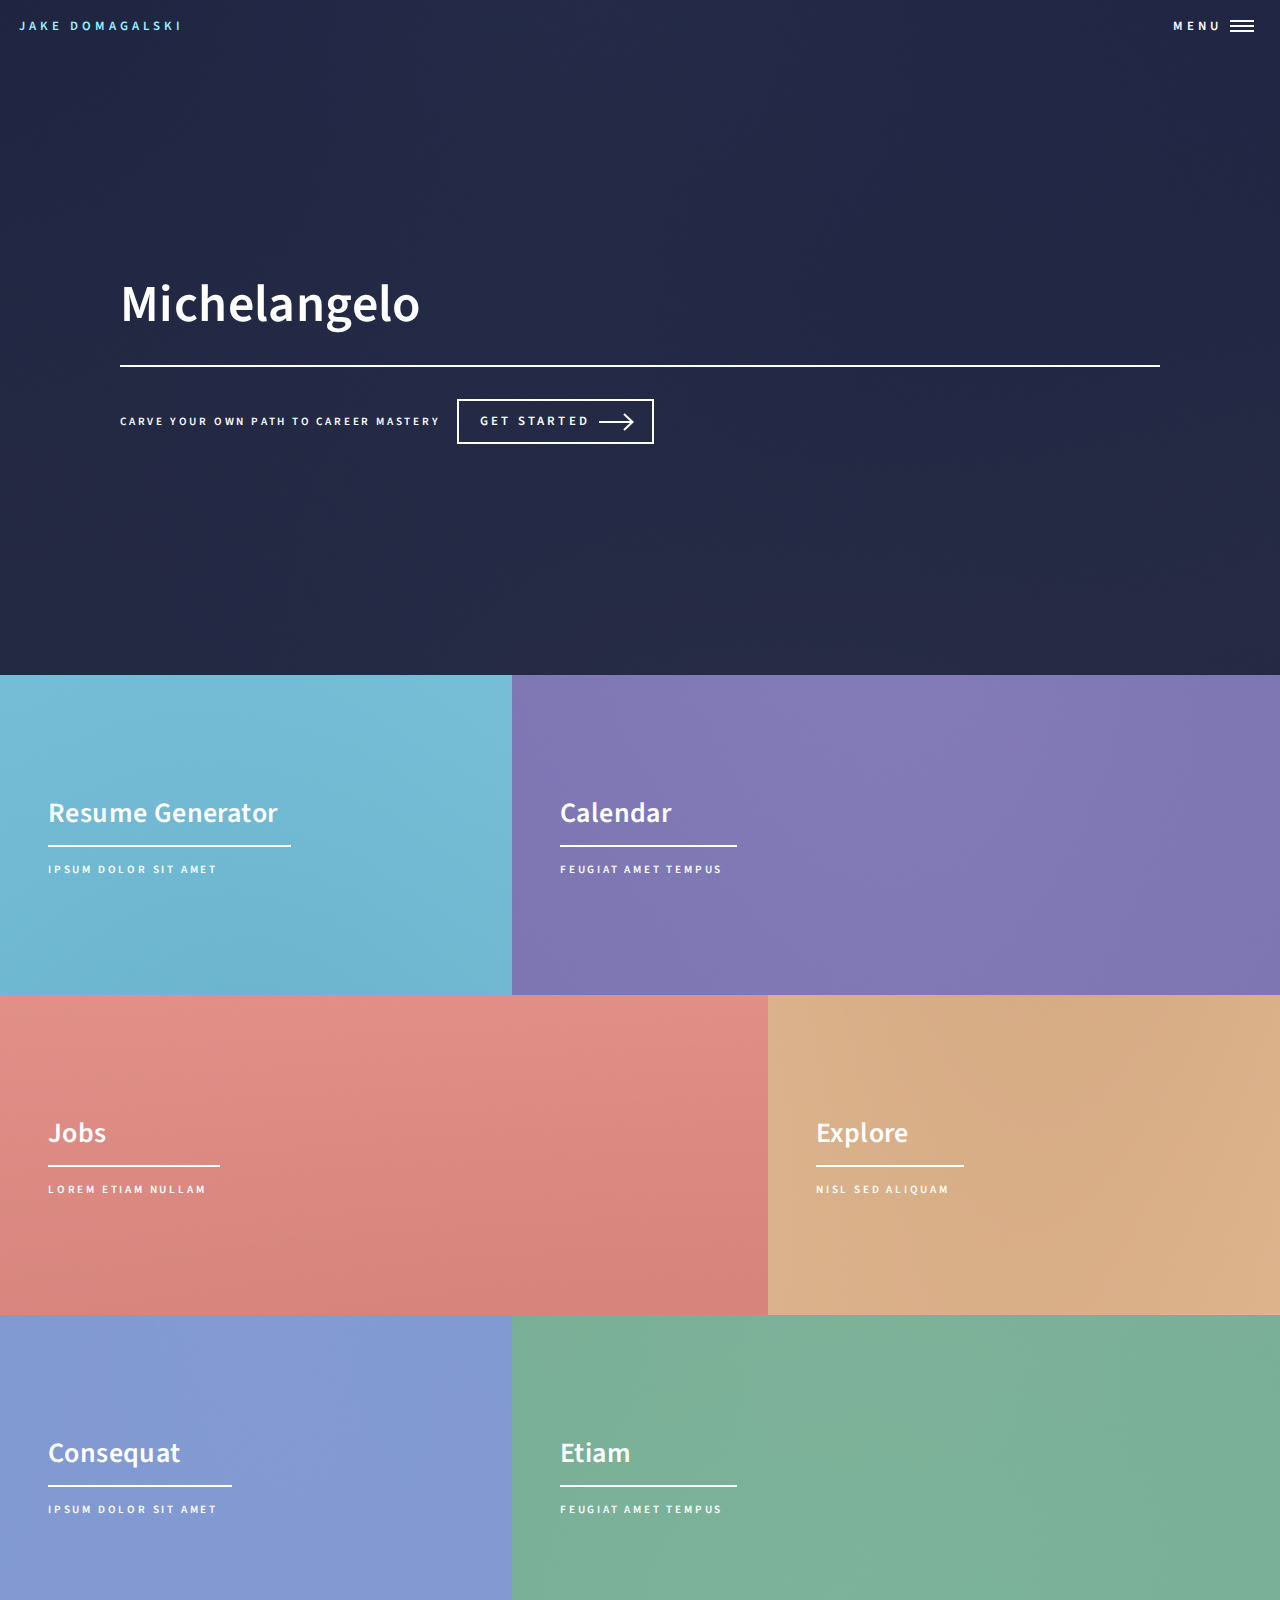
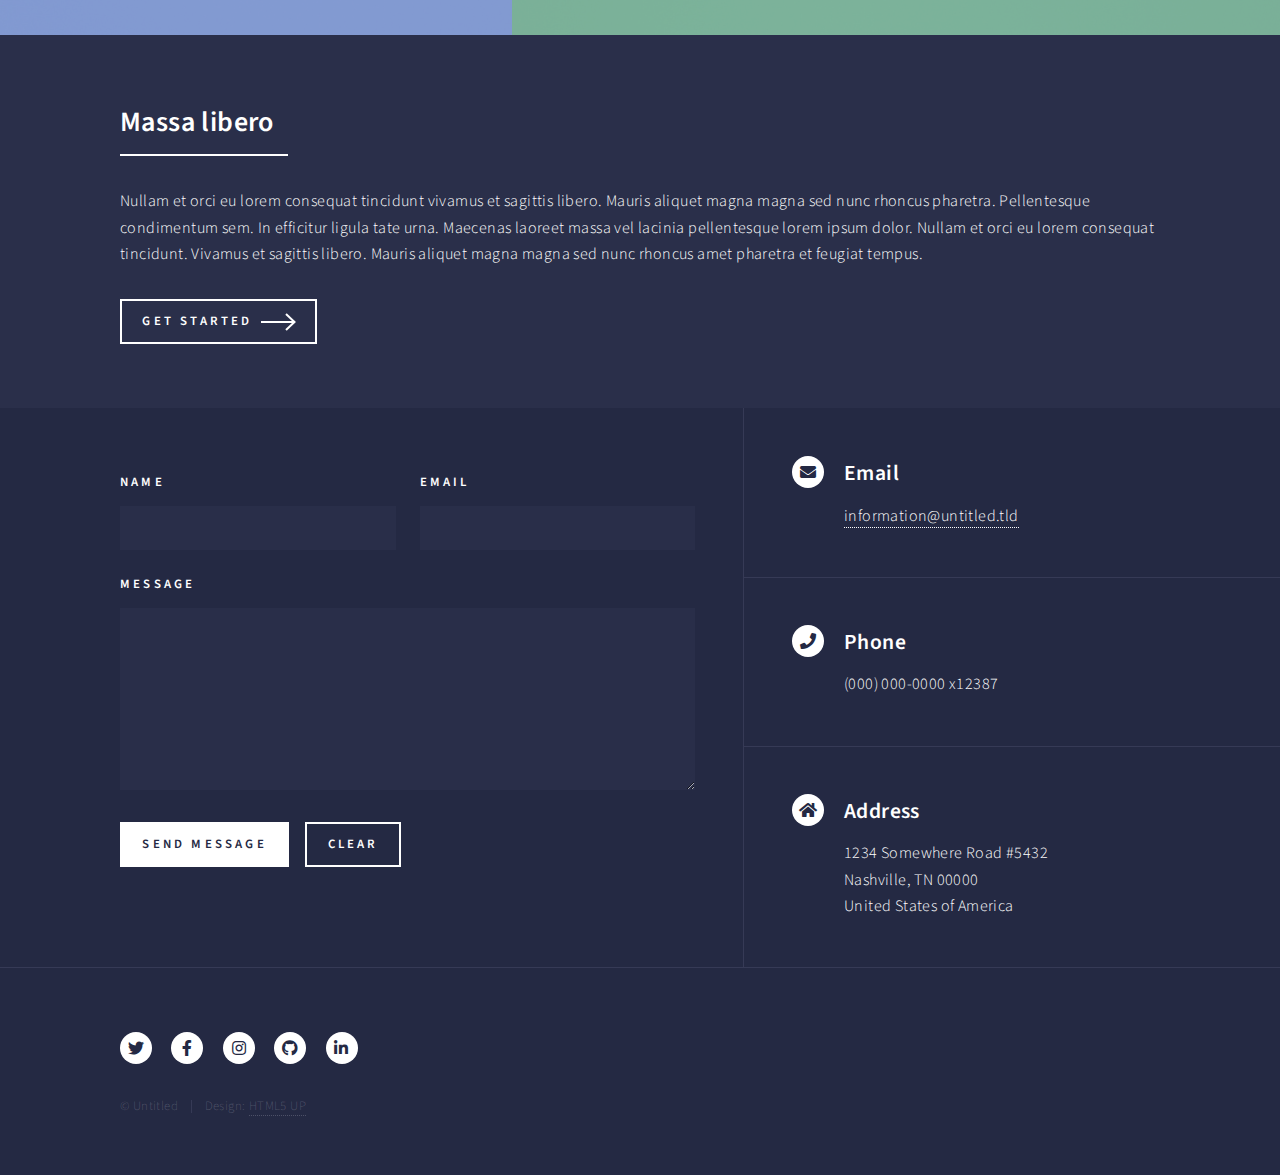
<file: html5up-forty-template/index.html>
<!DOCTYPE HTML>
<!--
	Forty by HTML5 UP
	html5up.net | @ajlkn
	Free for personal and commercial use under the CCA 3.0 license (html5up.net/license)
-->
<html>
	<head>
		<title>Jake Domagalski</title>
		<meta charset="utf-8" />
		<meta name="viewport" content="width=device-width, initial-scale=1, user-scalable=no" />
		<link rel="stylesheet" href="assets/css/main.css" />
		<noscript><link rel="stylesheet" href="assets/css/noscript.css" /></noscript>
	</head>
	<body class="is-preload">

		<!-- Wrapper -->
			<div id="wrapper">

				<!-- Header -->
					<header id="header" class="alt">
						<a href="index.html" class="logo">Jake Domagalski</a>
						<nav>
							<a href="#menu">Menu</a>
						</nav>
					</header>

				<!-- Menu -->
					<nav id="menu">
						<ul class="links">
							<li><a href="index.html">Home</a></li>
							<li><a href="landing.html">Resume Help</a></li>
							<li><a href="landing.html">Explore</a></li>
							<li><a href="generic.html">Career Timeline</a></li>
							<li><a href="elements.html">Jobs</a></li>
						</ul>
					</nav>

				<!-- Banner -->
					<section id="banner" class="major">
						<div class="inner">
							<header class="major">
								<h1>Michelangelo</h1>
							</header>
							<div class="content">
								<p>Carve Your Own Path to Career Mastery</p>
								<ul class="actions">
									<li><a href="#one" class="button next scrolly">Get Started</a></li>
								</ul>
							</div>
						</div>
					</section>

				<!-- Main -->
					<div id="main">

						<!-- One -->
							<section id="one" class="tiles">
								<article>
									<span class="image">
										<img src="images/pic01.jpg" alt="" />
									</span>
									<header class="major">
										<h3><a href="landing.html" class="link">Resume Generator</a></h3>
										<p>Ipsum dolor sit amet</p>
									</header>
								</article>
								<article>
									<span class="image">
										<img src="images/pic02.jpg" alt="" />
									</span>
									<header class="major">
										<h3><a href="landing.html" class="link">Calendar</a></h3>
										<p>feugiat amet tempus</p>
									</header>
								</article>
								<article>
									<span class="image">
										<img src="images/pic03.jpg" alt="" />
									</span>
									<header class="major">
										<h3><a href="landing.html" class="link">Jobs</a></h3>
										<p>Lorem etiam nullam</p>
									</header>
								</article>
								<article>
									<span class="image">
										<img src="images/pic04.jpg" alt="" />
									</span>
									<header class="major">
										<h3><a href="landing.html" class="link">Explore</a></h3>
										<p>Nisl sed aliquam</p>
									</header>
								</article>
								<article>
									<span class="image">
										<img src="images/pic05.jpg" alt="" />
									</span>
									<header class="major">
										<h3><a href="landing.html" class="link">Consequat</a></h3>
										<p>Ipsum dolor sit amet</p>
									</header>
								</article>
								<article>
									<span class="image">
										<img src="images/pic06.jpg" alt="" />
									</span>
									<header class="major">
										<h3><a href="landing.html" class="link">Etiam</a></h3>
										<p>Feugiat amet tempus</p>
									</header>
								</article>
							</section>

						<!-- Two -->
							<section id="two">
								<div class="inner">
									<header class="major">
										<h2>Massa libero</h2>
									</header>
									<p>Nullam et orci eu lorem consequat tincidunt vivamus et sagittis libero. Mauris aliquet magna magna sed nunc rhoncus pharetra. Pellentesque condimentum sem. In efficitur ligula tate urna. Maecenas laoreet massa vel lacinia pellentesque lorem ipsum dolor. Nullam et orci eu lorem consequat tincidunt. Vivamus et sagittis libero. Mauris aliquet magna magna sed nunc rhoncus amet pharetra et feugiat tempus.</p>
									<ul class="actions">
										<li><a href="landing.html" class="button next">Get Started</a></li>
									</ul>
								</div>
							</section>

					</div>

				<!-- Contact -->
					<section id="contact">
						<div class="inner">
							<section>
								<form method="post" action="#">
									<div class="fields">
										<div class="field half">
											<label for="name">Name</label>
											<input type="text" name="name" id="name" />
										</div>
										<div class="field half">
											<label for="email">Email</label>
											<input type="text" name="email" id="email" />
										</div>
										<div class="field">
											<label for="message">Message</label>
											<textarea name="message" id="message" rows="6"></textarea>
										</div>
									</div>
									<ul class="actions">
										<li><input type="submit" value="Send Message" class="primary" /></li>
										<li><input type="reset" value="Clear" /></li>
									</ul>
								</form>
							</section>
							<section class="split">
								<section>
									<div class="contact-method">
										<span class="icon solid alt fa-envelope"></span>
										<h3>Email</h3>
										<a href="#">information@untitled.tld</a>
									</div>
								</section>
								<section>
									<div class="contact-method">
										<span class="icon solid alt fa-phone"></span>
										<h3>Phone</h3>
										<span>(000) 000-0000 x12387</span>
									</div>
								</section>
								<section>
									<div class="contact-method">
										<span class="icon solid alt fa-home"></span>
										<h3>Address</h3>
										<span>1234 Somewhere Road #5432<br />
										Nashville, TN 00000<br />
										United States of America</span>
									</div>
								</section>
							</section>
						</div>
					</section>

				<!-- Footer -->
					<footer id="footer">
						<div class="inner">
							<ul class="icons">
								<li><a href="#" class="icon brands alt fa-twitter"><span class="label">Twitter</span></a></li>
								<li><a href="#" class="icon brands alt fa-facebook-f"><span class="label">Facebook</span></a></li>
								<li><a href="#" class="icon brands alt fa-instagram"><span class="label">Instagram</span></a></li>
								<li><a href="#" class="icon brands alt fa-github"><span class="label">GitHub</span></a></li>
								<li><a href="#" class="icon brands alt fa-linkedin-in"><span class="label">LinkedIn</span></a></li>
							</ul>
							<ul class="copyright">
								<li>&copy; Untitled</li><li>Design: <a href="https://html5up.net">HTML5 UP</a></li>
							</ul>
						</div>
					</footer>

			</div>

		<!-- Scripts -->
			<script src="assets/js/jquery.min.js"></script>
			<script src="assets/js/jquery.scrolly.min.js"></script>
			<script src="assets/js/jquery.scrollex.min.js"></script>
			<script src="assets/js/browser.min.js"></script>
			<script src="assets/js/breakpoints.min.js"></script>
			<script src="assets/js/util.js"></script>
			<script src="assets/js/main.js"></script>

	</body>
</html>
</file>
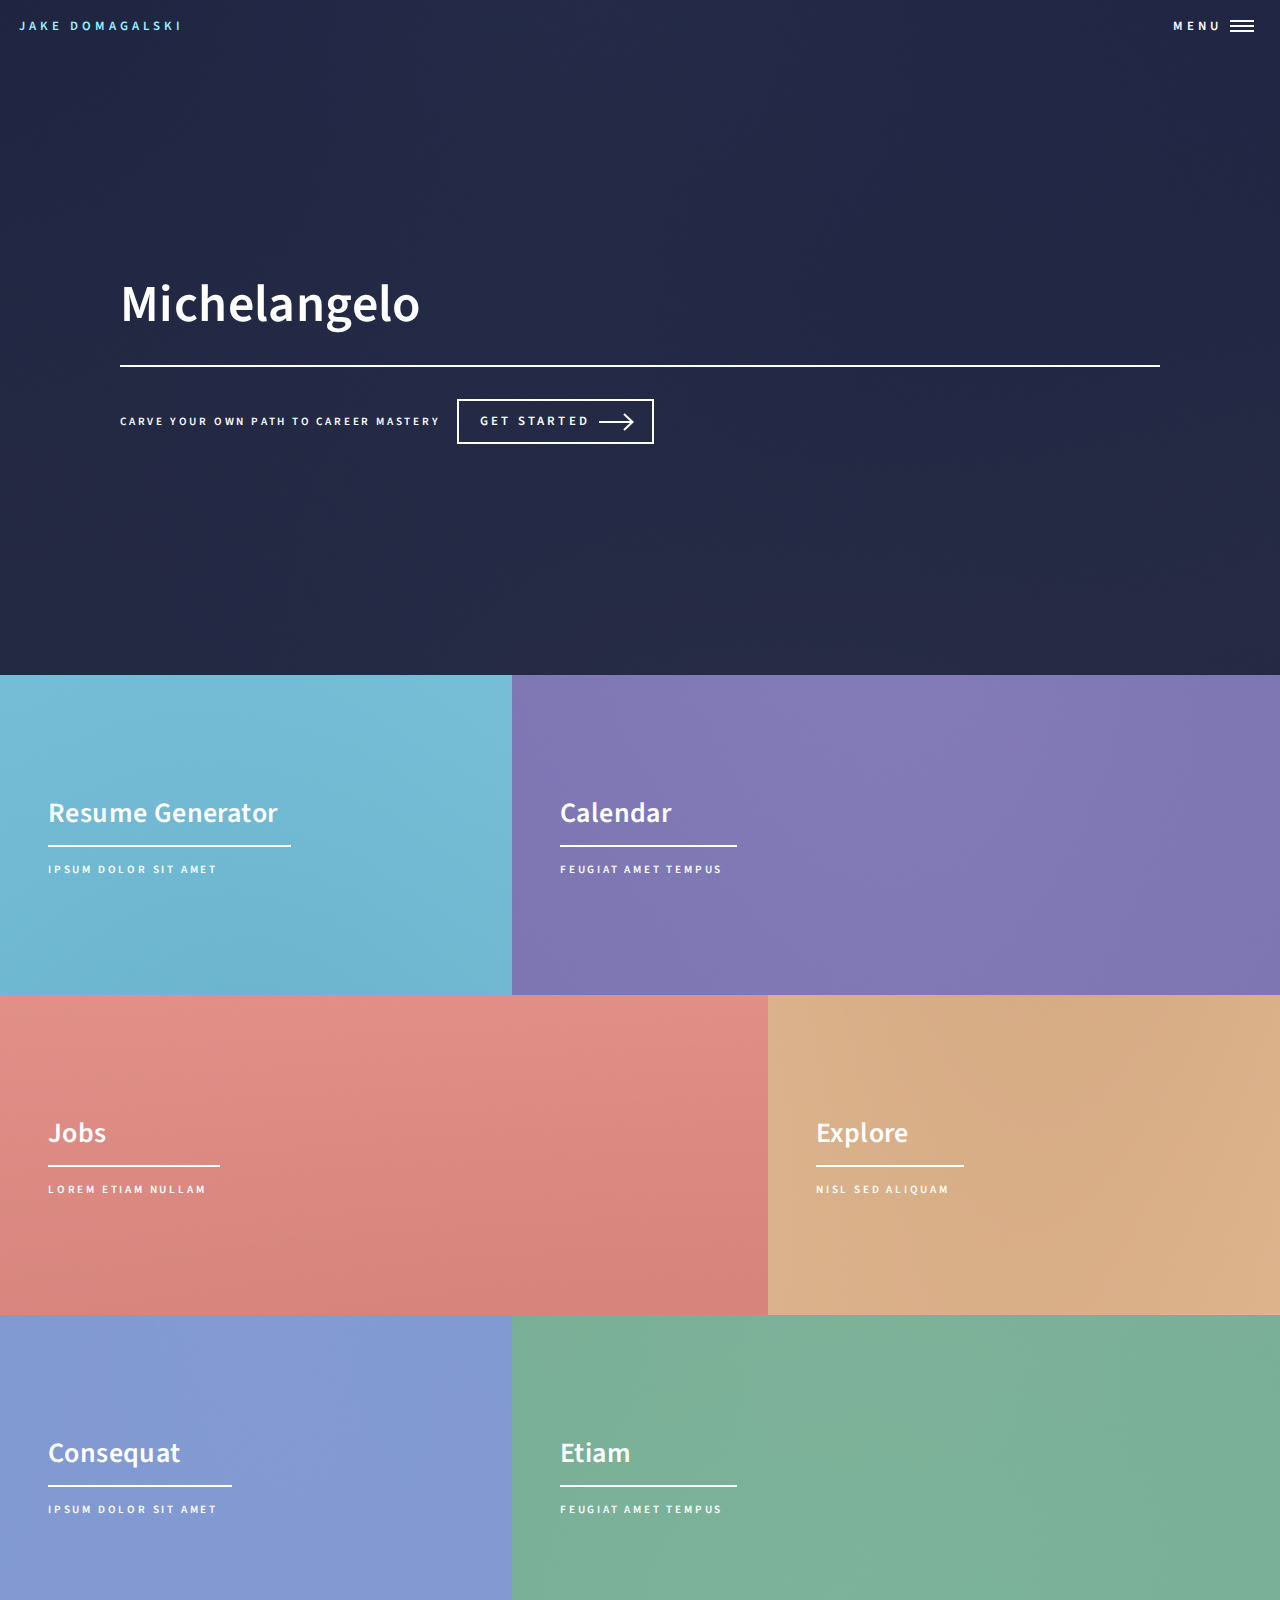
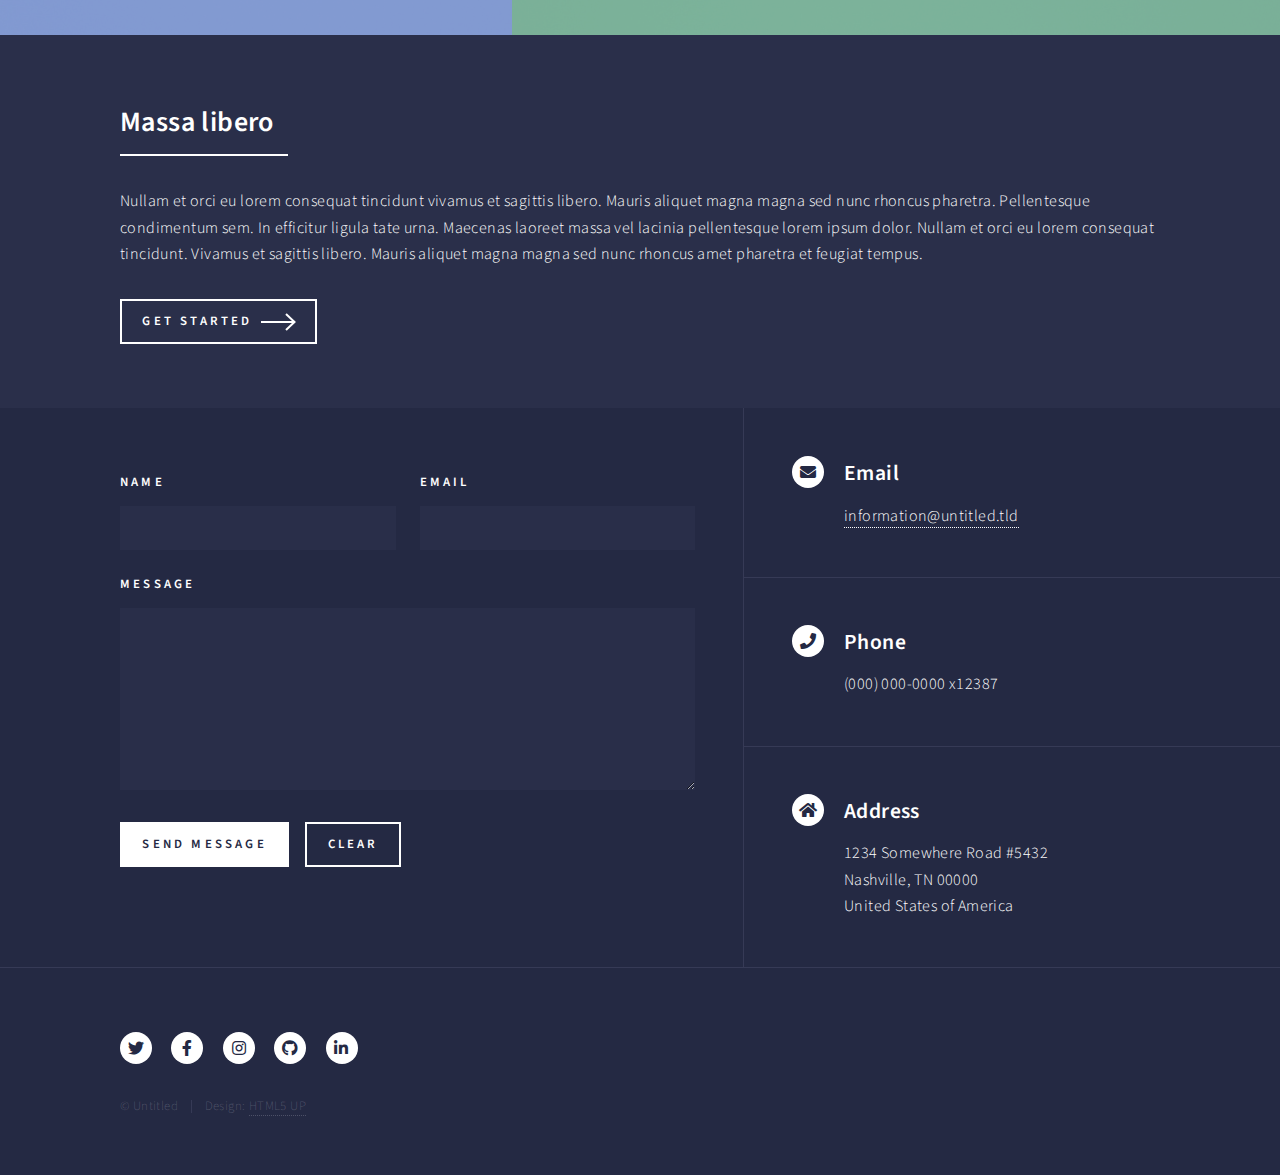
<file: Michelangelo/index.html>
<!DOCTYPE HTML>
<!--
	Forty by HTML5 UP
	html5up.net | @ajlkn
	Free for personal and commercial use under the CCA 3.0 license (html5up.net/license)
-->
<html>
	<head>
		<title>Jake Domagalski</title>
		<meta charset="utf-8" />
		<meta name="viewport" content="width=device-width, initial-scale=1, user-scalable=no" />
		<link rel="stylesheet" href="assets/css/main.css" />
		<noscript><link rel="stylesheet" href="assets/css/noscript.css" /></noscript>
	</head>
	<body class="is-preload">

		<!-- Wrapper -->
			<div id="wrapper">

				<!-- Header -->
					<header id="header" class="alt">
						<a href="index.html" class="logo">Jake Domagalski</a>
						<nav>
							<a href="#menu">Menu</a>
						</nav>
					</header>

				<!-- Menu -->
					<nav id="menu">
						<ul class="links">
							<li><a href="index.html">Home</a></li>
							<li><a href="landing.html">Resume Help</a></li>
							<li><a href="landing.html">Explore</a></li>
							<li><a href="generic.html">Career Timeline</a></li>
							<li><a href="elements.html">Jobs</a></li>
						</ul>
					</nav>

				<!-- Banner -->
					<section id="banner" class="major">
						<div class="inner">
							<header class="major">
								<h1>Michelangelo</h1>
							</header>
							<div class="content">
								<p>Carve Your Own Path to Career Mastery</p>
								<ul class="actions">
									<li><a href="#one" class="button next scrolly">Get Started</a></li>
								</ul>
							</div>
						</div>
					</section>

				<!-- Main -->
					<div id="main">

						<!-- One -->
							<section id="one" class="tiles">
								<article>
									<span class="image">
										<img src="images/pic01.jpg" alt="" />
									</span>
									<header class="major">
										<h3><a href="landing.html" class="link">Resume Generator</a></h3>
										<p>Ipsum dolor sit amet</p>
									</header>
								</article>
								<article>
									<span class="image">
										<img src="images/pic02.jpg" alt="" />
									</span>
									<header class="major">
										<h3><a href="landing.html" class="link">Calendar</a></h3>
										<p>feugiat amet tempus</p>
									</header>
								</article>
								<article>
									<span class="image">
										<img src="images/pic03.jpg" alt="" />
									</span>
									<header class="major">
										<h3><a href="landing.html" class="link">Jobs</a></h3>
										<p>Lorem etiam nullam</p>
									</header>
								</article>
								<article>
									<span class="image">
										<img src="images/pic04.jpg" alt="" />
									</span>
									<header class="major">
										<h3><a href="landing.html" class="link">Explore</a></h3>
										<p>Nisl sed aliquam</p>
									</header>
								</article>
								<article>
									<span class="image">
										<img src="images/pic05.jpg" alt="" />
									</span>
									<header class="major">
										<h3><a href="landing.html" class="link">Consequat</a></h3>
										<p>Ipsum dolor sit amet</p>
									</header>
								</article>
								<article>
									<span class="image">
										<img src="images/pic06.jpg" alt="" />
									</span>
									<header class="major">
										<h3><a href="landing.html" class="link">Etiam</a></h3>
										<p>Feugiat amet tempus</p>
									</header>
								</article>
							</section>

						<!-- Two -->
							<section id="two">
								<div class="inner">
									<header class="major">
										<h2>Massa libero</h2>
									</header>
									<p>Nullam et orci eu lorem consequat tincidunt vivamus et sagittis libero. Mauris aliquet magna magna sed nunc rhoncus pharetra. Pellentesque condimentum sem. In efficitur ligula tate urna. Maecenas laoreet massa vel lacinia pellentesque lorem ipsum dolor. Nullam et orci eu lorem consequat tincidunt. Vivamus et sagittis libero. Mauris aliquet magna magna sed nunc rhoncus amet pharetra et feugiat tempus.</p>
									<ul class="actions">
										<li><a href="landing.html" class="button next">Get Started</a></li>
									</ul>
								</div>
							</section>

					</div>

				<!-- Contact -->
					<section id="contact">
						<div class="inner">
							<section>
								<form method="post" action="#">
									<div class="fields">
										<div class="field half">
											<label for="name">Name</label>
											<input type="text" name="name" id="name" />
										</div>
										<div class="field half">
											<label for="email">Email</label>
											<input type="text" name="email" id="email" />
										</div>
										<div class="field">
											<label for="message">Message</label>
											<textarea name="message" id="message" rows="6"></textarea>
										</div>
									</div>
									<ul class="actions">
										<li><input type="submit" value="Send Message" class="primary" /></li>
										<li><input type="reset" value="Clear" /></li>
									</ul>
								</form>
							</section>
							<section class="split">
								<section>
									<div class="contact-method">
										<span class="icon solid alt fa-envelope"></span>
										<h3>Email</h3>
										<a href="#">information@untitled.tld</a>
									</div>
								</section>
								<section>
									<div class="contact-method">
										<span class="icon solid alt fa-phone"></span>
										<h3>Phone</h3>
										<span>(000) 000-0000 x12387</span>
									</div>
								</section>
								<section>
									<div class="contact-method">
										<span class="icon solid alt fa-home"></span>
										<h3>Address</h3>
										<span>1234 Somewhere Road #5432<br />
										Nashville, TN 00000<br />
										United States of America</span>
									</div>
								</section>
							</section>
						</div>
					</section>

				<!-- Footer -->
					<footer id="footer">
						<div class="inner">
							<ul class="icons">
								<li><a href="#" class="icon brands alt fa-twitter"><span class="label">Twitter</span></a></li>
								<li><a href="#" class="icon brands alt fa-facebook-f"><span class="label">Facebook</span></a></li>
								<li><a href="#" class="icon brands alt fa-instagram"><span class="label">Instagram</span></a></li>
								<li><a href="#" class="icon brands alt fa-github"><span class="label">GitHub</span></a></li>
								<li><a href="#" class="icon brands alt fa-linkedin-in"><span class="label">LinkedIn</span></a></li>
							</ul>
							<ul class="copyright">
								<li>&copy; Untitled</li><li>Design: <a href="https://html5up.net">HTML5 UP</a></li>
							</ul>
						</div>
					</footer>

			</div>

		<!-- Scripts -->
			<script src="assets/js/jquery.min.js"></script>
			<script src="assets/js/jquery.scrolly.min.js"></script>
			<script src="assets/js/jquery.scrollex.min.js"></script>
			<script src="assets/js/browser.min.js"></script>
			<script src="assets/js/breakpoints.min.js"></script>
			<script src="assets/js/util.js"></script>
			<script src="assets/js/main.js"></script>

	</body>
</html>
</file>
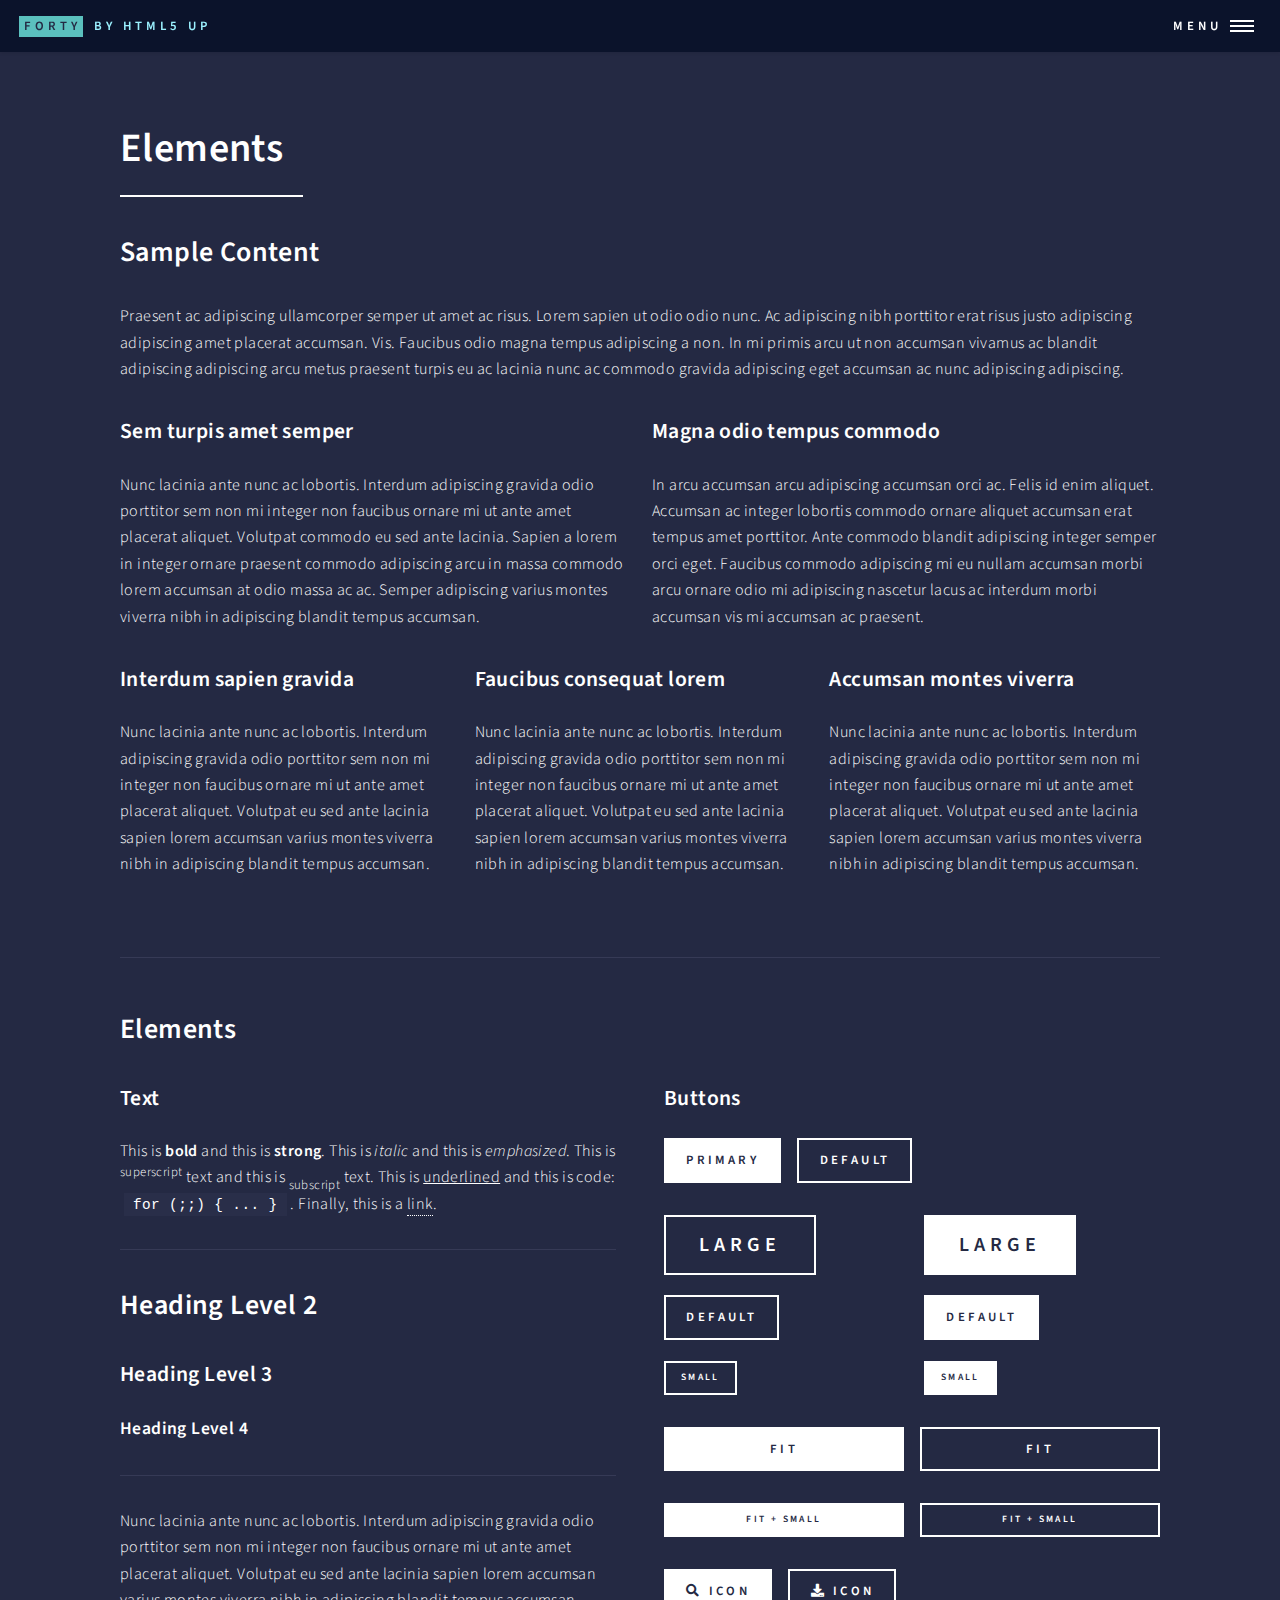
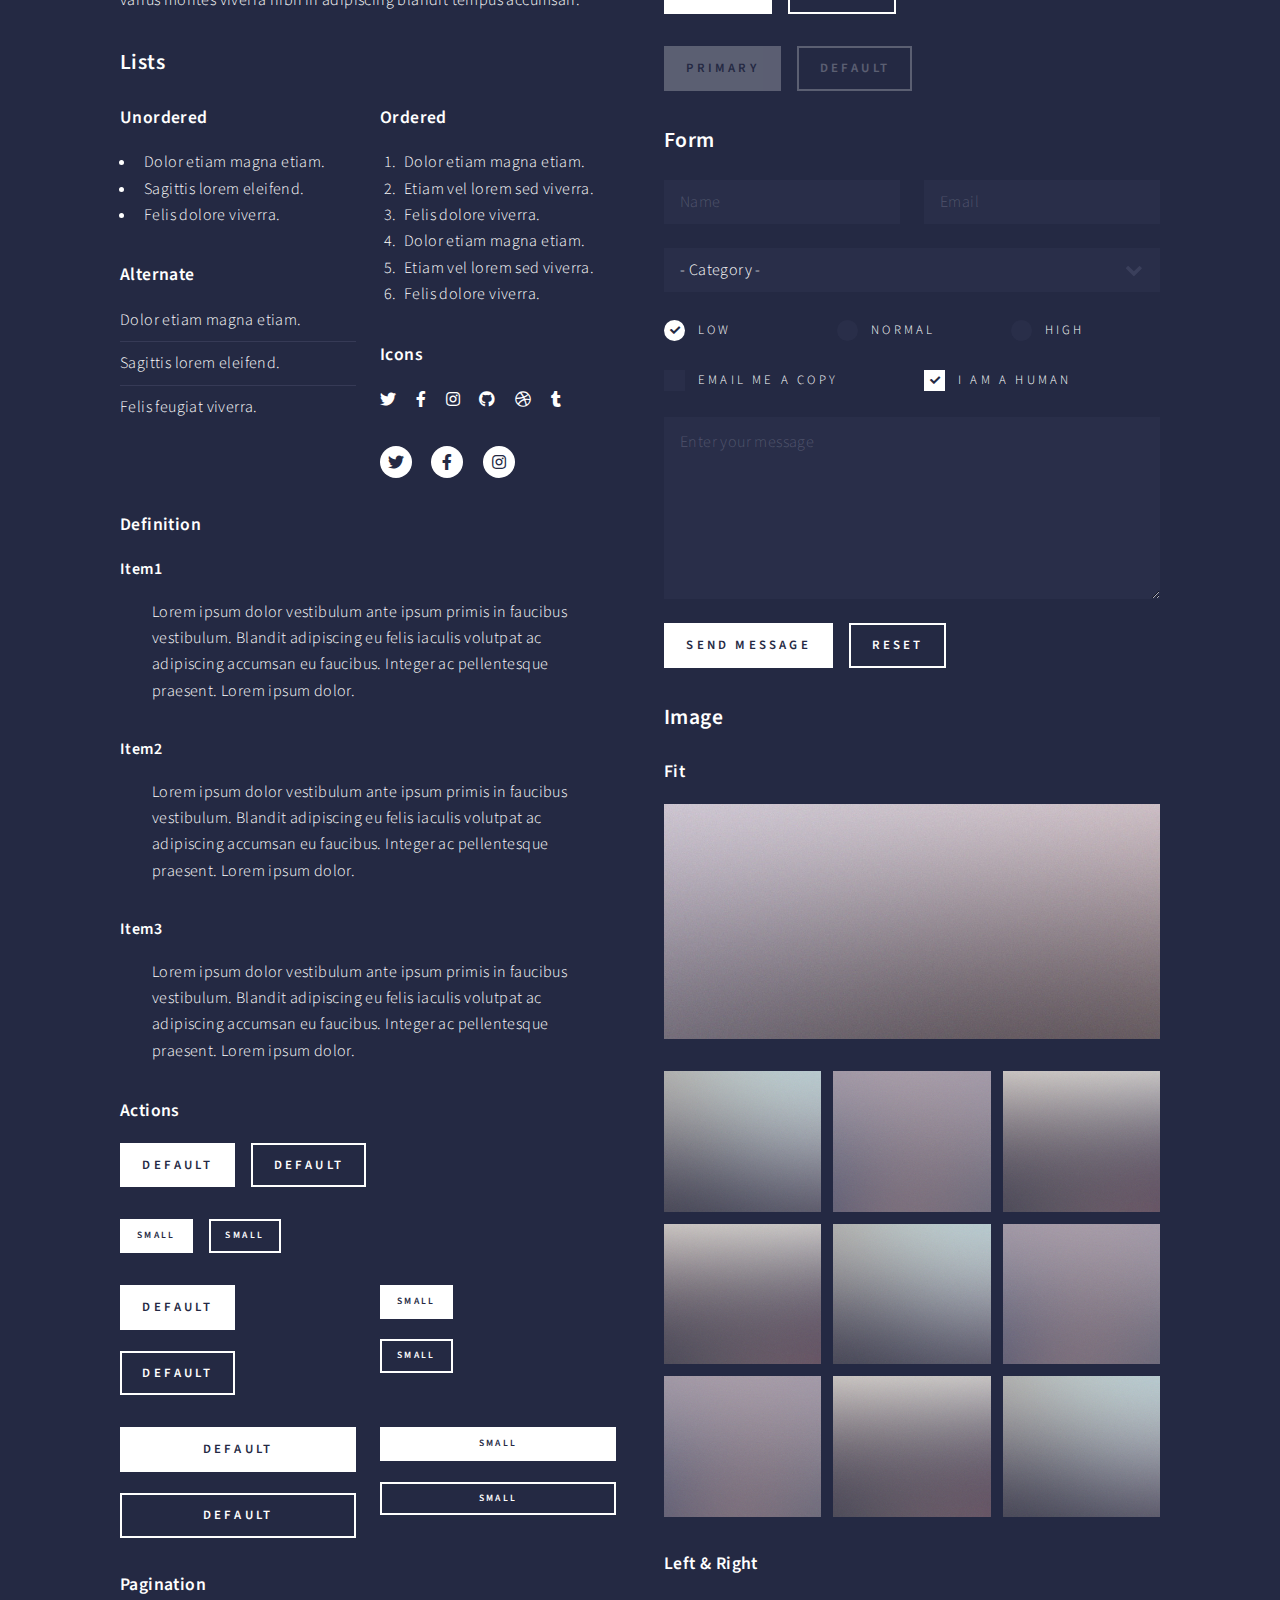
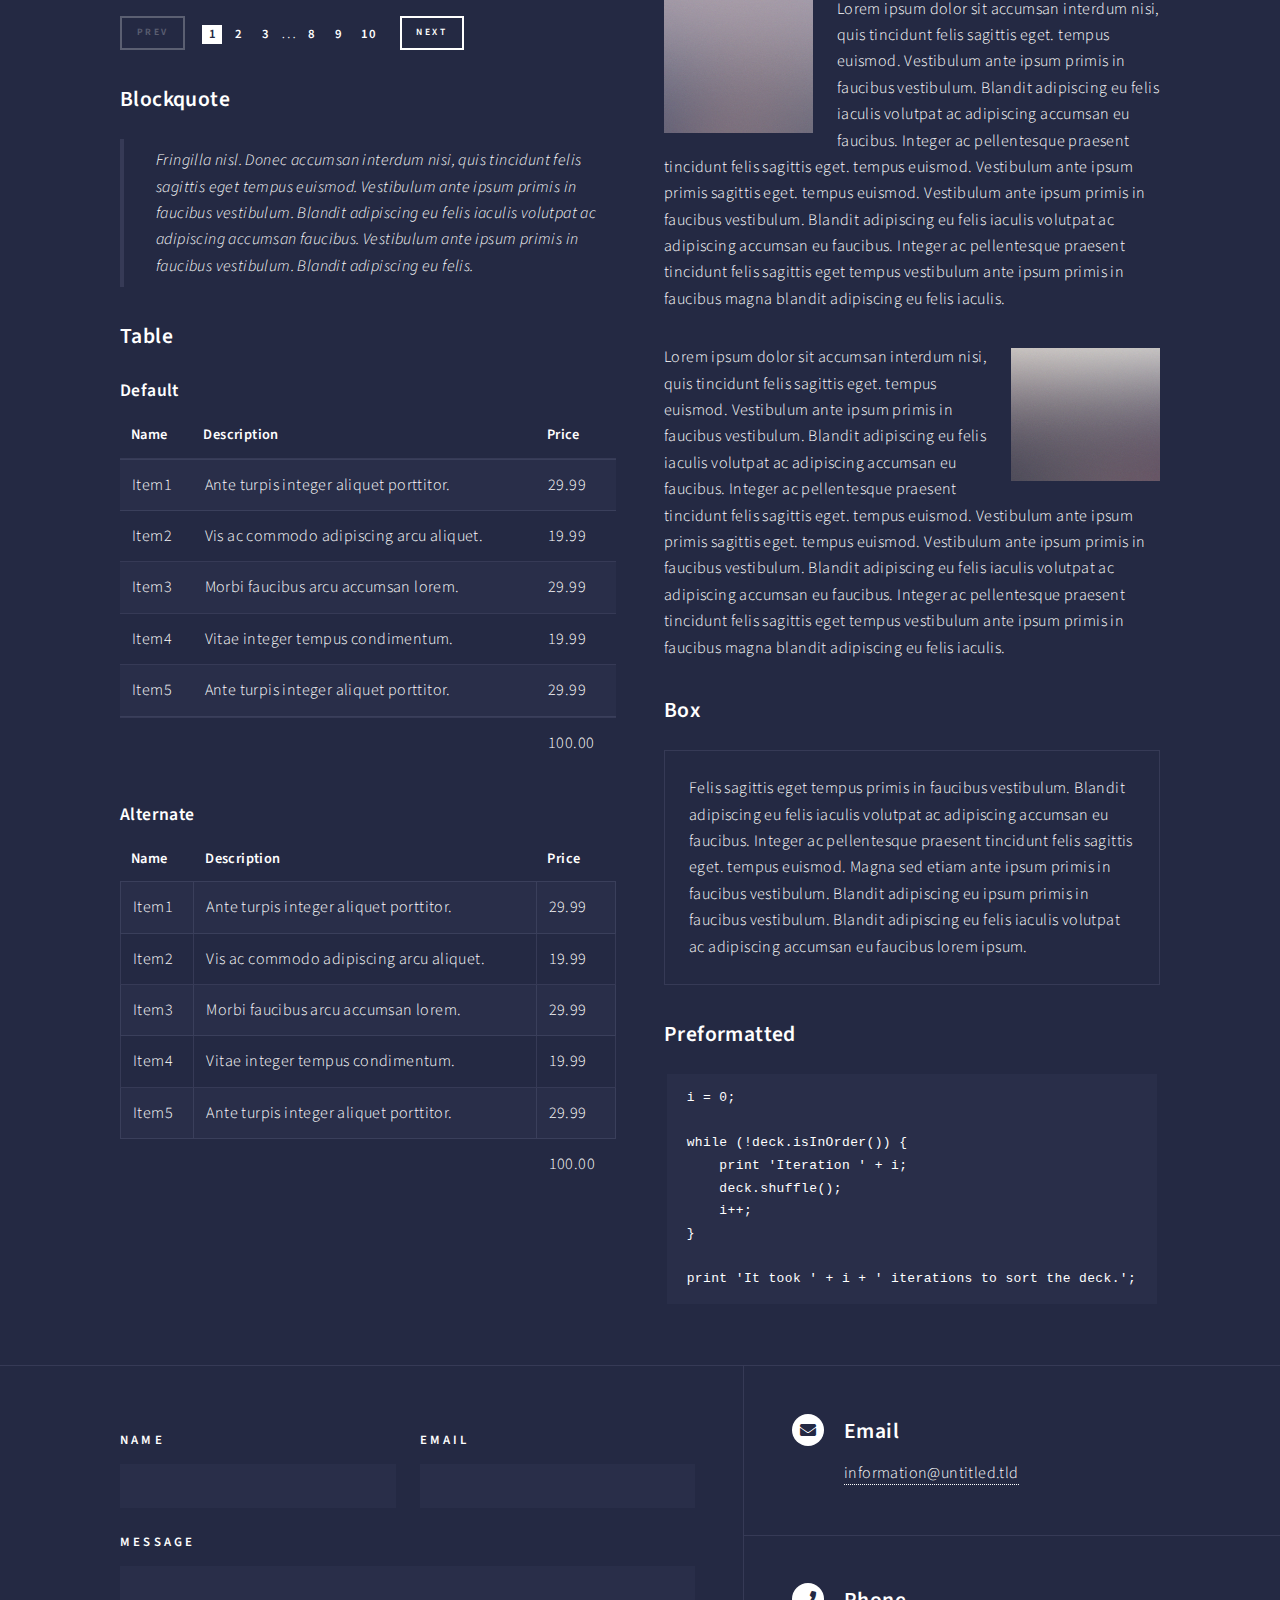
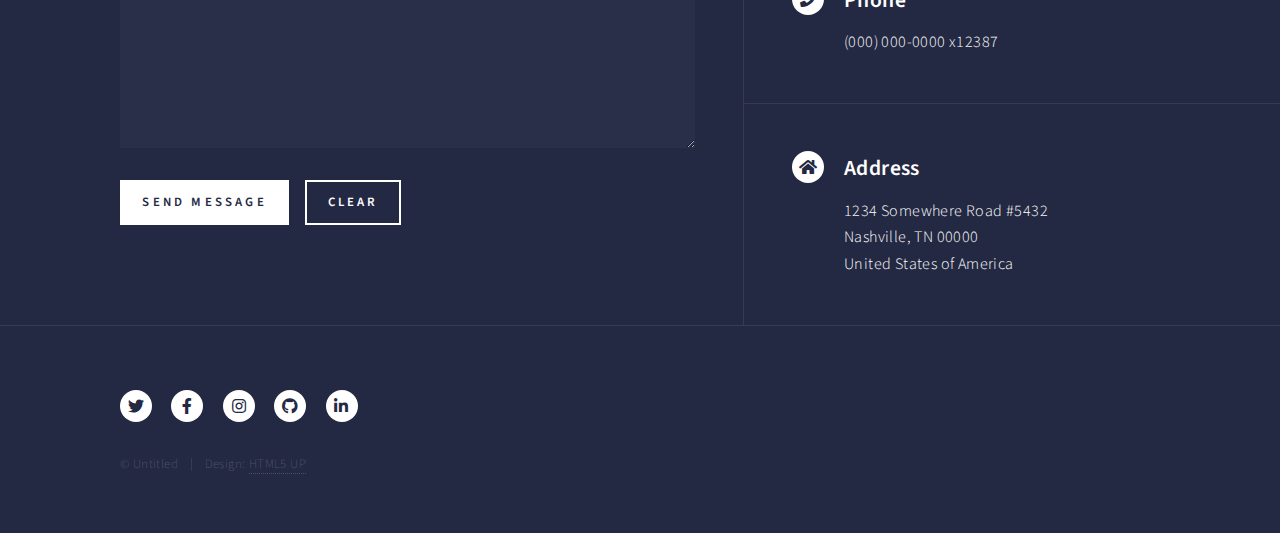
<file: html5up-forty-template/elements.html>
<!DOCTYPE HTML>
<!--
	Forty by HTML5 UP
	html5up.net | @ajlkn
	Free for personal and commercial use under the CCA 3.0 license (html5up.net/license)
-->
<html>
	<head>
		<title>Elements - Forty by HTML5 UP</title>
		<meta charset="utf-8" />
		<meta name="viewport" content="width=device-width, initial-scale=1, user-scalable=no" />
		<link rel="stylesheet" href="assets/css/main.css" />
		<noscript><link rel="stylesheet" href="assets/css/noscript.css" /></noscript>
	</head>
	<body class="is-preload">

		<!-- Wrapper -->
			<div id="wrapper">

				<!-- Header -->
					<header id="header">
						<a href="index.html" class="logo"><strong>Forty</strong> <span>by HTML5 UP</span></a>
						<nav>
							<a href="#menu">Menu</a>
						</nav>
					</header>

				<!-- Menu -->
					<nav id="menu">
						<ul class="links">
							<li><a href="index.html">Home</a></li>
							<li><a href="landing.html">Landing</a></li>
							<li><a href="generic.html">Generic</a></li>
							<li><a href="elements.html">Elements</a></li>
						</ul>
						<ul class="actions stacked">
							<li><a href="#" class="button primary fit">Get Started</a></li>
							<li><a href="#" class="button fit">Log In</a></li>
						</ul>
					</nav>

				<!-- Main -->
					<div id="main" class="alt">

						<!-- One -->
							<section id="one">
								<div class="inner">
									<header class="major">
										<h1>Elements</h1>
									</header>

									<!-- Content -->
										<h2 id="content">Sample Content</h2>
										<p>Praesent ac adipiscing ullamcorper semper ut amet ac risus. Lorem sapien ut odio odio nunc. Ac adipiscing nibh porttitor erat risus justo adipiscing adipiscing amet placerat accumsan. Vis. Faucibus odio magna tempus adipiscing a non. In mi primis arcu ut non accumsan vivamus ac blandit adipiscing adipiscing arcu metus praesent turpis eu ac lacinia nunc ac commodo gravida adipiscing eget accumsan ac nunc adipiscing adipiscing.</p>
										<div class="row">
											<div class="col-6 col-12-small">
												<h3>Sem turpis amet semper</h3>
												<p>Nunc lacinia ante nunc ac lobortis. Interdum adipiscing gravida odio porttitor sem non mi integer non faucibus ornare mi ut ante amet placerat aliquet. Volutpat commodo eu sed ante lacinia. Sapien a lorem in integer ornare praesent commodo adipiscing arcu in massa commodo lorem accumsan at odio massa ac ac. Semper adipiscing varius montes viverra nibh in adipiscing blandit tempus accumsan.</p>
											</div>
											<div class="col-6 col-12-small">
												<h3>Magna odio tempus commodo</h3>
												<p>In arcu accumsan arcu adipiscing accumsan orci ac. Felis id enim aliquet. Accumsan ac integer lobortis commodo ornare aliquet accumsan erat tempus amet porttitor. Ante commodo blandit adipiscing integer semper orci eget. Faucibus commodo adipiscing mi eu nullam accumsan morbi arcu ornare odio mi adipiscing nascetur lacus ac interdum morbi accumsan vis mi accumsan ac praesent.</p>
											</div>
											<!-- Break -->
											<div class="col-4 col-12-medium">
												<h3>Interdum sapien gravida</h3>
												<p>Nunc lacinia ante nunc ac lobortis. Interdum adipiscing gravida odio porttitor sem non mi integer non faucibus ornare mi ut ante amet placerat aliquet. Volutpat eu sed ante lacinia sapien lorem accumsan varius montes viverra nibh in adipiscing blandit tempus accumsan.</p>
											</div>
											<div class="col-4 col-12-medium">
												<h3>Faucibus consequat lorem</h3>
												<p>Nunc lacinia ante nunc ac lobortis. Interdum adipiscing gravida odio porttitor sem non mi integer non faucibus ornare mi ut ante amet placerat aliquet. Volutpat eu sed ante lacinia sapien lorem accumsan varius montes viverra nibh in adipiscing blandit tempus accumsan.</p>
											</div>
											<div class="col-4 col-12-medium">
												<h3>Accumsan montes viverra</h3>
												<p>Nunc lacinia ante nunc ac lobortis. Interdum adipiscing gravida odio porttitor sem non mi integer non faucibus ornare mi ut ante amet placerat aliquet. Volutpat eu sed ante lacinia sapien lorem accumsan varius montes viverra nibh in adipiscing blandit tempus accumsan.</p>
											</div>
										</div>

									<hr class="major" />

									<!-- Elements -->
										<h2 id="elements">Elements</h2>
										<div class="row gtr-200">
											<div class="col-6 col-12-medium">

												<!-- Text stuff -->
													<h3>Text</h3>
													<p>This is <b>bold</b> and this is <strong>strong</strong>. This is <i>italic</i> and this is <em>emphasized</em>.
													This is <sup>superscript</sup> text and this is <sub>subscript</sub> text.
													This is <u>underlined</u> and this is code: <code>for (;;) { ... }</code>.
													Finally, this is a <a href="#">link</a>.</p>
													<hr />
													<h2>Heading Level 2</h2>
													<h3>Heading Level 3</h3>
													<h4>Heading Level 4</h4>
													<hr />
													<p>Nunc lacinia ante nunc ac lobortis. Interdum adipiscing gravida odio porttitor sem non mi integer non faucibus ornare mi ut ante amet placerat aliquet. Volutpat eu sed ante lacinia sapien lorem accumsan varius montes viverra nibh in adipiscing blandit tempus accumsan.</p>

												<!-- Lists -->
													<h3>Lists</h3>
													<div class="row">
														<div class="col-6 col-12-small">

															<h4>Unordered</h4>
															<ul>
																<li>Dolor etiam magna etiam.</li>
																<li>Sagittis lorem eleifend.</li>
																<li>Felis dolore viverra.</li>
															</ul>

															<h4>Alternate</h4>
															<ul class="alt">
																<li>Dolor etiam magna etiam.</li>
																<li>Sagittis lorem eleifend.</li>
																<li>Felis feugiat viverra.</li>
															</ul>

														</div>
														<div class="col-6 col-12-small">

															<h4>Ordered</h4>
															<ol>
																<li>Dolor etiam magna etiam.</li>
																<li>Etiam vel lorem sed viverra.</li>
																<li>Felis dolore viverra.</li>
																<li>Dolor etiam magna etiam.</li>
																<li>Etiam vel lorem sed viverra.</li>
																<li>Felis dolore viverra.</li>
															</ol>

															<h4>Icons</h4>
															<ul class="icons">
																<li><a href="#" class="icon brands fa-twitter"><span class="label">Twitter</span></a></li>
																<li><a href="#" class="icon brands fa-facebook-f"><span class="label">Facebook</span></a></li>
																<li><a href="#" class="icon brands fa-instagram"><span class="label">Instagram</span></a></li>
																<li><a href="#" class="icon brands fa-github"><span class="label">Github</span></a></li>
																<li><a href="#" class="icon brands fa-dribbble"><span class="label">Dribbble</span></a></li>
																<li><a href="#" class="icon brands fa-tumblr"><span class="label">Tumblr</span></a></li>
															</ul>
															<ul class="icons">
																<li><a href="#" class="icon brands alt fa-twitter"><span class="label">Twitter</span></a></li>
																<li><a href="#" class="icon brands alt fa-facebook-f"><span class="label">Facebook</span></a></li>
																<li><a href="#" class="icon brands alt fa-instagram"><span class="label">Instagram</span></a></li>
															</ul>

														</div>
													</div>
													<h4>Definition</h4>
													<dl>
														<dt>Item1</dt>
														<dd>
															<p>Lorem ipsum dolor vestibulum ante ipsum primis in faucibus vestibulum. Blandit adipiscing eu felis iaculis volutpat ac adipiscing accumsan eu faucibus. Integer ac pellentesque praesent. Lorem ipsum dolor.</p>
														</dd>
														<dt>Item2</dt>
														<dd>
															<p>Lorem ipsum dolor vestibulum ante ipsum primis in faucibus vestibulum. Blandit adipiscing eu felis iaculis volutpat ac adipiscing accumsan eu faucibus. Integer ac pellentesque praesent. Lorem ipsum dolor.</p>
														</dd>
														<dt>Item3</dt>
														<dd>
															<p>Lorem ipsum dolor vestibulum ante ipsum primis in faucibus vestibulum. Blandit adipiscing eu felis iaculis volutpat ac adipiscing accumsan eu faucibus. Integer ac pellentesque praesent. Lorem ipsum dolor.</p>
														</dd>
													</dl>

													<h4>Actions</h4>
													<ul class="actions">
														<li><a href="#" class="button primary">Default</a></li>
														<li><a href="#" class="button">Default</a></li>
													</ul>
													<ul class="actions small">
														<li><a href="#" class="button primary small">Small</a></li>
														<li><a href="#" class="button small">Small</a></li>
													</ul>
													<div class="row">
														<div class="col-6 col-12-small">
															<ul class="actions stacked">
																<li><a href="#" class="button primary">Default</a></li>
																<li><a href="#" class="button">Default</a></li>
															</ul>
														</div>
														<div class="col-6 col-12-small">
															<ul class="actions stacked">
																<li><a href="#" class="button primary small">Small</a></li>
																<li><a href="#" class="button small">Small</a></li>
															</ul>
														</div>
														<div class="col-6 col-12-small">
															<ul class="actions stacked">
																<li><a href="#" class="button primary fit">Default</a></li>
																<li><a href="#" class="button fit">Default</a></li>
															</ul>
														</div>
														<div class="col-6 col-12-small">
															<ul class="actions stacked">
																<li><a href="#" class="button primary small fit">Small</a></li>
																<li><a href="#" class="button small fit">Small</a></li>
															</ul>
														</div>
													</div>

													<h4>Pagination</h4>
													<ul class="pagination">
														<li><span class="button small disabled">Prev</span></li>
														<li><a href="#" class="page active">1</a></li>
														<li><a href="#" class="page">2</a></li>
														<li><a href="#" class="page">3</a></li>
														<li><span>&hellip;</span></li>
														<li><a href="#" class="page">8</a></li>
														<li><a href="#" class="page">9</a></li>
														<li><a href="#" class="page">10</a></li>
														<li><a href="#" class="button small">Next</a></li>
													</ul>

												<!-- Blockquote -->
													<h3>Blockquote</h3>
													<blockquote>Fringilla nisl. Donec accumsan interdum nisi, quis tincidunt felis sagittis eget tempus euismod. Vestibulum ante ipsum primis in faucibus vestibulum. Blandit adipiscing eu felis iaculis volutpat ac adipiscing accumsan faucibus. Vestibulum ante ipsum primis in faucibus vestibulum. Blandit adipiscing eu felis.</blockquote>

												<!-- Table -->
													<h3>Table</h3>

													<h4>Default</h4>
													<div class="table-wrapper">
														<table>
															<thead>
																<tr>
																	<th>Name</th>
																	<th>Description</th>
																	<th>Price</th>
																</tr>
															</thead>
															<tbody>
																<tr>
																	<td>Item1</td>
																	<td>Ante turpis integer aliquet porttitor.</td>
																	<td>29.99</td>
																</tr>
																<tr>
																	<td>Item2</td>
																	<td>Vis ac commodo adipiscing arcu aliquet.</td>
																	<td>19.99</td>
																</tr>
																<tr>
																	<td>Item3</td>
																	<td> Morbi faucibus arcu accumsan lorem.</td>
																	<td>29.99</td>
																</tr>
																<tr>
																	<td>Item4</td>
																	<td>Vitae integer tempus condimentum.</td>
																	<td>19.99</td>
																</tr>
																<tr>
																	<td>Item5</td>
																	<td>Ante turpis integer aliquet porttitor.</td>
																	<td>29.99</td>
																</tr>
															</tbody>
															<tfoot>
																<tr>
																	<td colspan="2"></td>
																	<td>100.00</td>
																</tr>
															</tfoot>
														</table>
													</div>

													<h4>Alternate</h4>
													<div class="table-wrapper">
														<table class="alt">
															<thead>
																<tr>
																	<th>Name</th>
																	<th>Description</th>
																	<th>Price</th>
																</tr>
															</thead>
															<tbody>
																<tr>
																	<td>Item1</td>
																	<td>Ante turpis integer aliquet porttitor.</td>
																	<td>29.99</td>
																</tr>
																<tr>
																	<td>Item2</td>
																	<td>Vis ac commodo adipiscing arcu aliquet.</td>
																	<td>19.99</td>
																</tr>
																<tr>
																	<td>Item3</td>
																	<td> Morbi faucibus arcu accumsan lorem.</td>
																	<td>29.99</td>
																</tr>
																<tr>
																	<td>Item4</td>
																	<td>Vitae integer tempus condimentum.</td>
																	<td>19.99</td>
																</tr>
																<tr>
																	<td>Item5</td>
																	<td>Ante turpis integer aliquet porttitor.</td>
																	<td>29.99</td>
																</tr>
															</tbody>
															<tfoot>
																<tr>
																	<td colspan="2"></td>
																	<td>100.00</td>
																</tr>
															</tfoot>
														</table>
													</div>

											</div>
											<div class="col-6 col-12-medium">

												<!-- Buttons -->
													<h3>Buttons</h3>
													<ul class="actions">
														<li><a href="#" class="button primary">Primary</a></li>
														<li><a href="#" class="button">Default</a></li>
													</ul>
													<div class="row">
														<div class="col-6 col-12-xsmall">
															<ul class="actions stacked">
																<li><a href="#" class="button large">Large</a></li>
																<li><a href="#" class="button">Default</a></li>
																<li><a href="#" class="button small">Small</a></li>
															</ul>
														</div>
														<div class="col-6 col-12-xsmall">
															<ul class="actions stacked">
																<li><a href="#" class="button primary large">Large</a></li>
																<li><a href="#" class="button primary">Default</a></li>
																<li><a href="#" class="button primary small">Small</a></li>
															</ul>
														</div>
													</div>
													<ul class="actions fit">
														<li><a href="#" class="button primary fit">Fit</a></li>
														<li><a href="#" class="button fit">Fit</a></li>
													</ul>
													<ul class="actions fit small">
														<li><a href="#" class="button primary fit small">Fit + Small</a></li>
														<li><a href="#" class="button fit small">Fit + Small</a></li>
													</ul>
													<ul class="actions">
														<li><a href="#" class="button primary icon solid fa-search">Icon</a></li>
														<li><a href="#" class="button icon solid fa-download">Icon</a></li>
													</ul>
													<ul class="actions">
														<li><span class="button primary disabled">Primary</span></li>
														<li><span class="button disabled">Default</span></li>
													</ul>

												<!-- Form -->
													<h3>Form</h3>

													<form method="post" action="#">
														<div class="row gtr-uniform">
															<div class="col-6 col-12-xsmall">
																<input type="text" name="demo-name" id="demo-name" value="" placeholder="Name" />
															</div>
															<div class="col-6 col-12-xsmall">
																<input type="email" name="demo-email" id="demo-email" value="" placeholder="Email" />
															</div>
															<!-- Break -->
															<div class="col-12">
																<select name="demo-category" id="demo-category">
																	<option value="">- Category -</option>
																	<option value="1">Manufacturing</option>
																	<option value="1">Shipping</option>
																	<option value="1">Administration</option>
																	<option value="1">Human Resources</option>
																</select>
															</div>
															<!-- Break -->
															<div class="col-4 col-12-small">
																<input type="radio" id="demo-priority-low" name="demo-priority" checked>
																<label for="demo-priority-low">Low</label>
															</div>
															<div class="col-4 col-12-small">
																<input type="radio" id="demo-priority-normal" name="demo-priority">
																<label for="demo-priority-normal">Normal</label>
															</div>
															<div class="col-4 col-12-small">
																<input type="radio" id="demo-priority-high" name="demo-priority">
																<label for="demo-priority-high">High</label>
															</div>
															<!-- Break -->
															<div class="col-6 col-12-small">
																<input type="checkbox" id="demo-copy" name="demo-copy">
																<label for="demo-copy">Email me a copy</label>
															</div>
															<div class="col-6 col-12-small">
																<input type="checkbox" id="demo-human" name="demo-human" checked>
																<label for="demo-human">I am a human</label>
															</div>
															<!-- Break -->
															<div class="col-12">
																<textarea name="demo-message" id="demo-message" placeholder="Enter your message" rows="6"></textarea>
															</div>
															<!-- Break -->
															<div class="col-12">
																<ul class="actions">
																	<li><input type="submit" value="Send Message" class="primary" /></li>
																	<li><input type="reset" value="Reset" /></li>
																</ul>
															</div>
														</div>
													</form>

												<!-- Image -->
													<h3>Image</h3>

													<h4>Fit</h4>
													<span class="image fit"><img src="images/pic03.jpg" alt="" /></span>
													<div class="box alt">
														<div class="row gtr-50 gtr-uniform">
															<div class="col-4"><span class="image fit"><img src="images/pic08.jpg" alt="" /></span></div>
															<div class="col-4"><span class="image fit"><img src="images/pic09.jpg" alt="" /></span></div>
															<div class="col-4"><span class="image fit"><img src="images/pic10.jpg" alt="" /></span></div>
															<!-- Break -->
															<div class="col-4"><span class="image fit"><img src="images/pic10.jpg" alt="" /></span></div>
															<div class="col-4"><span class="image fit"><img src="images/pic08.jpg" alt="" /></span></div>
															<div class="col-4"><span class="image fit"><img src="images/pic09.jpg" alt="" /></span></div>
															<!-- Break -->
															<div class="col-4"><span class="image fit"><img src="images/pic09.jpg" alt="" /></span></div>
															<div class="col-4"><span class="image fit"><img src="images/pic10.jpg" alt="" /></span></div>
															<div class="col-4"><span class="image fit"><img src="images/pic08.jpg" alt="" /></span></div>
														</div>
													</div>

													<h4>Left &amp; Right</h4>
													<p><span class="image left"><img src="images/pic09.jpg" alt="" /></span>Lorem ipsum dolor sit accumsan interdum nisi, quis tincidunt felis sagittis eget. tempus euismod. Vestibulum ante ipsum primis in faucibus vestibulum. Blandit adipiscing eu felis iaculis volutpat ac adipiscing accumsan eu faucibus. Integer ac pellentesque praesent tincidunt felis sagittis eget. tempus euismod. Vestibulum ante ipsum primis sagittis eget. tempus euismod. Vestibulum ante ipsum primis in faucibus vestibulum. Blandit adipiscing eu felis iaculis volutpat ac adipiscing accumsan eu faucibus. Integer ac pellentesque praesent tincidunt felis sagittis eget tempus vestibulum ante ipsum primis in faucibus magna blandit adipiscing eu felis iaculis.</p>
													<p><span class="image right"><img src="images/pic10.jpg" alt="" /></span>Lorem ipsum dolor sit accumsan interdum nisi, quis tincidunt felis sagittis eget. tempus euismod. Vestibulum ante ipsum primis in faucibus vestibulum. Blandit adipiscing eu felis iaculis volutpat ac adipiscing accumsan eu faucibus. Integer ac pellentesque praesent tincidunt felis sagittis eget. tempus euismod. Vestibulum ante ipsum primis sagittis eget. tempus euismod. Vestibulum ante ipsum primis in faucibus vestibulum. Blandit adipiscing eu felis iaculis volutpat ac adipiscing accumsan eu faucibus. Integer ac pellentesque praesent tincidunt felis sagittis eget tempus vestibulum ante ipsum primis in faucibus magna blandit adipiscing eu felis iaculis.</p>

												<!-- Box -->
													<h3>Box</h3>
													<div class="box">
														<p>Felis sagittis eget tempus primis in faucibus vestibulum. Blandit adipiscing eu felis iaculis volutpat ac adipiscing accumsan eu faucibus. Integer ac pellentesque praesent tincidunt felis sagittis eget. tempus euismod. Magna sed etiam ante ipsum primis in faucibus vestibulum. Blandit adipiscing eu ipsum primis in faucibus vestibulum. Blandit adipiscing eu felis iaculis volutpat ac adipiscing accumsan eu faucibus lorem ipsum.</p>
													</div>

												<!-- Preformatted Code -->
													<h3>Preformatted</h3>
													<pre><code>i = 0;

while (!deck.isInOrder()) {
    print 'Iteration ' + i;
    deck.shuffle();
    i++;
}

print 'It took ' + i + ' iterations to sort the deck.';
</code></pre>

											</div>
										</div>

								</div>
							</section>

					</div>

				<!-- Contact -->
					<section id="contact">
						<div class="inner">
							<section>
								<form method="post" action="#">
									<div class="fields">
										<div class="field half">
											<label for="name">Name</label>
											<input type="text" name="name" id="name" />
										</div>
										<div class="field half">
											<label for="email">Email</label>
											<input type="text" name="email" id="email" />
										</div>
										<div class="field">
											<label for="message">Message</label>
											<textarea name="message" id="message" rows="6"></textarea>
										</div>
									</div>
									<ul class="actions">
										<li><input type="submit" value="Send Message" class="primary" /></li>
										<li><input type="reset" value="Clear" /></li>
									</ul>
								</form>
							</section>
							<section class="split">
								<section>
									<div class="contact-method">
										<span class="icon solid alt fa-envelope"></span>
										<h3>Email</h3>
										<a href="#">information@untitled.tld</a>
									</div>
								</section>
								<section>
									<div class="contact-method">
										<span class="icon solid alt fa-phone"></span>
										<h3>Phone</h3>
										<span>(000) 000-0000 x12387</span>
									</div>
								</section>
								<section>
									<div class="contact-method">
										<span class="icon solid alt fa-home"></span>
										<h3>Address</h3>
										<span>1234 Somewhere Road #5432<br />
										Nashville, TN 00000<br />
										United States of America</span>
									</div>
								</section>
							</section>
						</div>
					</section>

				<!-- Footer -->
					<footer id="footer">
						<div class="inner">
							<ul class="icons">
								<li><a href="#" class="icon brands alt fa-twitter"><span class="label">Twitter</span></a></li>
								<li><a href="#" class="icon brands alt fa-facebook-f"><span class="label">Facebook</span></a></li>
								<li><a href="#" class="icon brands alt fa-instagram"><span class="label">Instagram</span></a></li>
								<li><a href="#" class="icon brands alt fa-github"><span class="label">GitHub</span></a></li>
								<li><a href="#" class="icon brands alt fa-linkedin-in"><span class="label">LinkedIn</span></a></li>
							</ul>
							<ul class="copyright">
								<li>&copy; Untitled</li><li>Design: <a href="https://html5up.net">HTML5 UP</a></li>
							</ul>
						</div>
					</footer>

			</div>

		<!-- Scripts -->
			<script src="assets/js/jquery.min.js"></script>
			<script src="assets/js/jquery.scrolly.min.js"></script>
			<script src="assets/js/jquery.scrollex.min.js"></script>
			<script src="assets/js/browser.min.js"></script>
			<script src="assets/js/breakpoints.min.js"></script>
			<script src="assets/js/util.js"></script>
			<script src="assets/js/main.js"></script>

	</body>
</html>
</file>
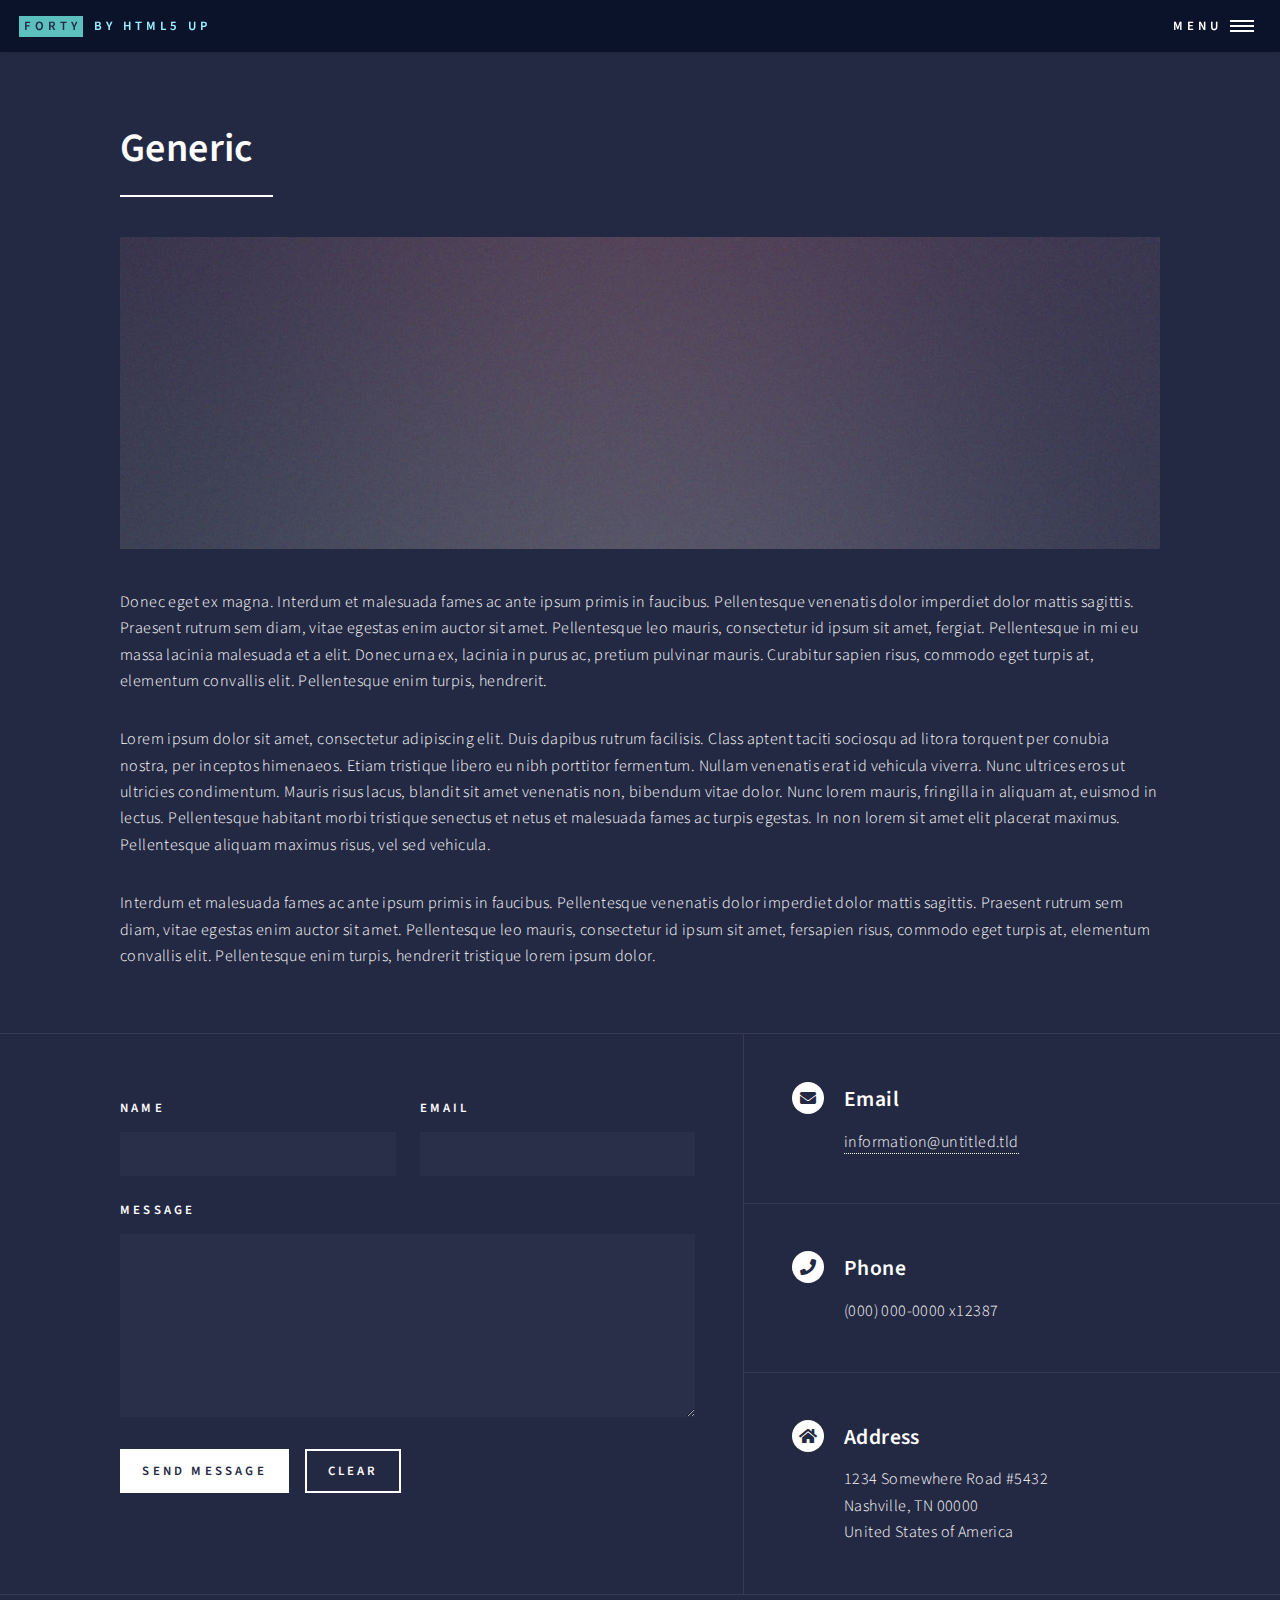
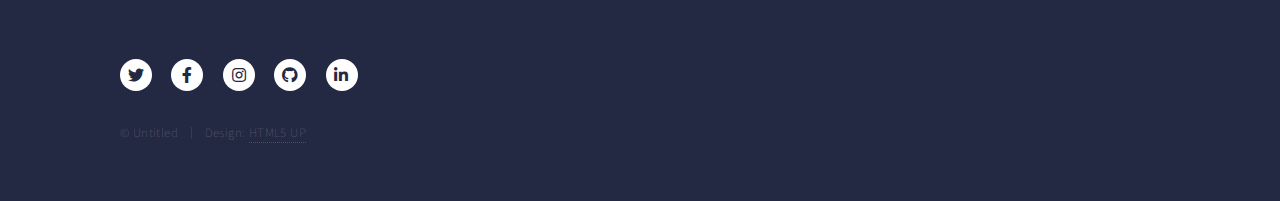
<file: html5up-forty-template/generic.html>
<!DOCTYPE HTML>
<!--
	Forty by HTML5 UP
	html5up.net | @ajlkn
	Free for personal and commercial use under the CCA 3.0 license (html5up.net/license)
-->
<html>
	<head>
		<title>Generic - Forty by HTML5 UP</title>
		<meta charset="utf-8" />
		<meta name="viewport" content="width=device-width, initial-scale=1, user-scalable=no" />
		<link rel="stylesheet" href="assets/css/main.css" />
		<noscript><link rel="stylesheet" href="assets/css/noscript.css" /></noscript>
	</head>
	<body class="is-preload">

		<!-- Wrapper -->
			<div id="wrapper">

				<!-- Header -->
					<header id="header">
						<a href="index.html" class="logo"><strong>Forty</strong> <span>by HTML5 UP</span></a>
						<nav>
							<a href="#menu">Menu</a>
						</nav>
					</header>

				<!-- Menu -->
					<nav id="menu">
						<ul class="links">
							<li><a href="index.html">Home</a></li>
							<li><a href="landing.html">Landing</a></li>
							<li><a href="generic.html">Generic</a></li>
							<li><a href="elements.html">Elements</a></li>
						</ul>
						<ul class="actions stacked">
							<li><a href="#" class="button primary fit">Get Started</a></li>
							<li><a href="#" class="button fit">Log In</a></li>
						</ul>
					</nav>

				<!-- Main -->
					<div id="main" class="alt">

						<!-- One -->
							<section id="one">
								<div class="inner">
									<header class="major">
										<h1>Generic</h1>
									</header>
									<span class="image main"><img src="images/pic11.jpg" alt="" /></span>
									<p>Donec eget ex magna. Interdum et malesuada fames ac ante ipsum primis in faucibus. Pellentesque venenatis dolor imperdiet dolor mattis sagittis. Praesent rutrum sem diam, vitae egestas enim auctor sit amet. Pellentesque leo mauris, consectetur id ipsum sit amet, fergiat. Pellentesque in mi eu massa lacinia malesuada et a elit. Donec urna ex, lacinia in purus ac, pretium pulvinar mauris. Curabitur sapien risus, commodo eget turpis at, elementum convallis elit. Pellentesque enim turpis, hendrerit.</p>
									<p>Lorem ipsum dolor sit amet, consectetur adipiscing elit. Duis dapibus rutrum facilisis. Class aptent taciti sociosqu ad litora torquent per conubia nostra, per inceptos himenaeos. Etiam tristique libero eu nibh porttitor fermentum. Nullam venenatis erat id vehicula viverra. Nunc ultrices eros ut ultricies condimentum. Mauris risus lacus, blandit sit amet venenatis non, bibendum vitae dolor. Nunc lorem mauris, fringilla in aliquam at, euismod in lectus. Pellentesque habitant morbi tristique senectus et netus et malesuada fames ac turpis egestas. In non lorem sit amet elit placerat maximus. Pellentesque aliquam maximus risus, vel sed vehicula.</p>
									<p>Interdum et malesuada fames ac ante ipsum primis in faucibus. Pellentesque venenatis dolor imperdiet dolor mattis sagittis. Praesent rutrum sem diam, vitae egestas enim auctor sit amet. Pellentesque leo mauris, consectetur id ipsum sit amet, fersapien risus, commodo eget turpis at, elementum convallis elit. Pellentesque enim turpis, hendrerit tristique lorem ipsum dolor.</p>
								</div>
							</section>

					</div>

				<!-- Contact -->
					<section id="contact">
						<div class="inner">
							<section>
								<form method="post" action="#">
									<div class="fields">
										<div class="field half">
											<label for="name">Name</label>
											<input type="text" name="name" id="name" />
										</div>
										<div class="field half">
											<label for="email">Email</label>
											<input type="text" name="email" id="email" />
										</div>
										<div class="field">
											<label for="message">Message</label>
											<textarea name="message" id="message" rows="6"></textarea>
										</div>
									</div>
									<ul class="actions">
										<li><input type="submit" value="Send Message" class="primary" /></li>
										<li><input type="reset" value="Clear" /></li>
									</ul>
								</form>
							</section>
							<section class="split">
								<section>
									<div class="contact-method">
										<span class="icon solid alt fa-envelope"></span>
										<h3>Email</h3>
										<a href="#">information@untitled.tld</a>
									</div>
								</section>
								<section>
									<div class="contact-method">
										<span class="icon solid alt fa-phone"></span>
										<h3>Phone</h3>
										<span>(000) 000-0000 x12387</span>
									</div>
								</section>
								<section>
									<div class="contact-method">
										<span class="icon solid alt fa-home"></span>
										<h3>Address</h3>
										<span>1234 Somewhere Road #5432<br />
										Nashville, TN 00000<br />
										United States of America</span>
									</div>
								</section>
							</section>
						</div>
					</section>

				<!-- Footer -->
					<footer id="footer">
						<div class="inner">
							<ul class="icons">
								<li><a href="#" class="icon brands alt fa-twitter"><span class="label">Twitter</span></a></li>
								<li><a href="#" class="icon brands alt fa-facebook-f"><span class="label">Facebook</span></a></li>
								<li><a href="#" class="icon brands alt fa-instagram"><span class="label">Instagram</span></a></li>
								<li><a href="#" class="icon brands alt fa-github"><span class="label">GitHub</span></a></li>
								<li><a href="#" class="icon brands alt fa-linkedin-in"><span class="label">LinkedIn</span></a></li>
							</ul>
							<ul class="copyright">
								<li>&copy; Untitled</li><li>Design: <a href="https://html5up.net">HTML5 UP</a></li>
							</ul>
						</div>
					</footer>

			</div>

		<!-- Scripts -->
			<script src="assets/js/jquery.min.js"></script>
			<script src="assets/js/jquery.scrolly.min.js"></script>
			<script src="assets/js/jquery.scrollex.min.js"></script>
			<script src="assets/js/browser.min.js"></script>
			<script src="assets/js/breakpoints.min.js"></script>
			<script src="assets/js/util.js"></script>
			<script src="assets/js/main.js"></script>

	</body>
</html>
</file>
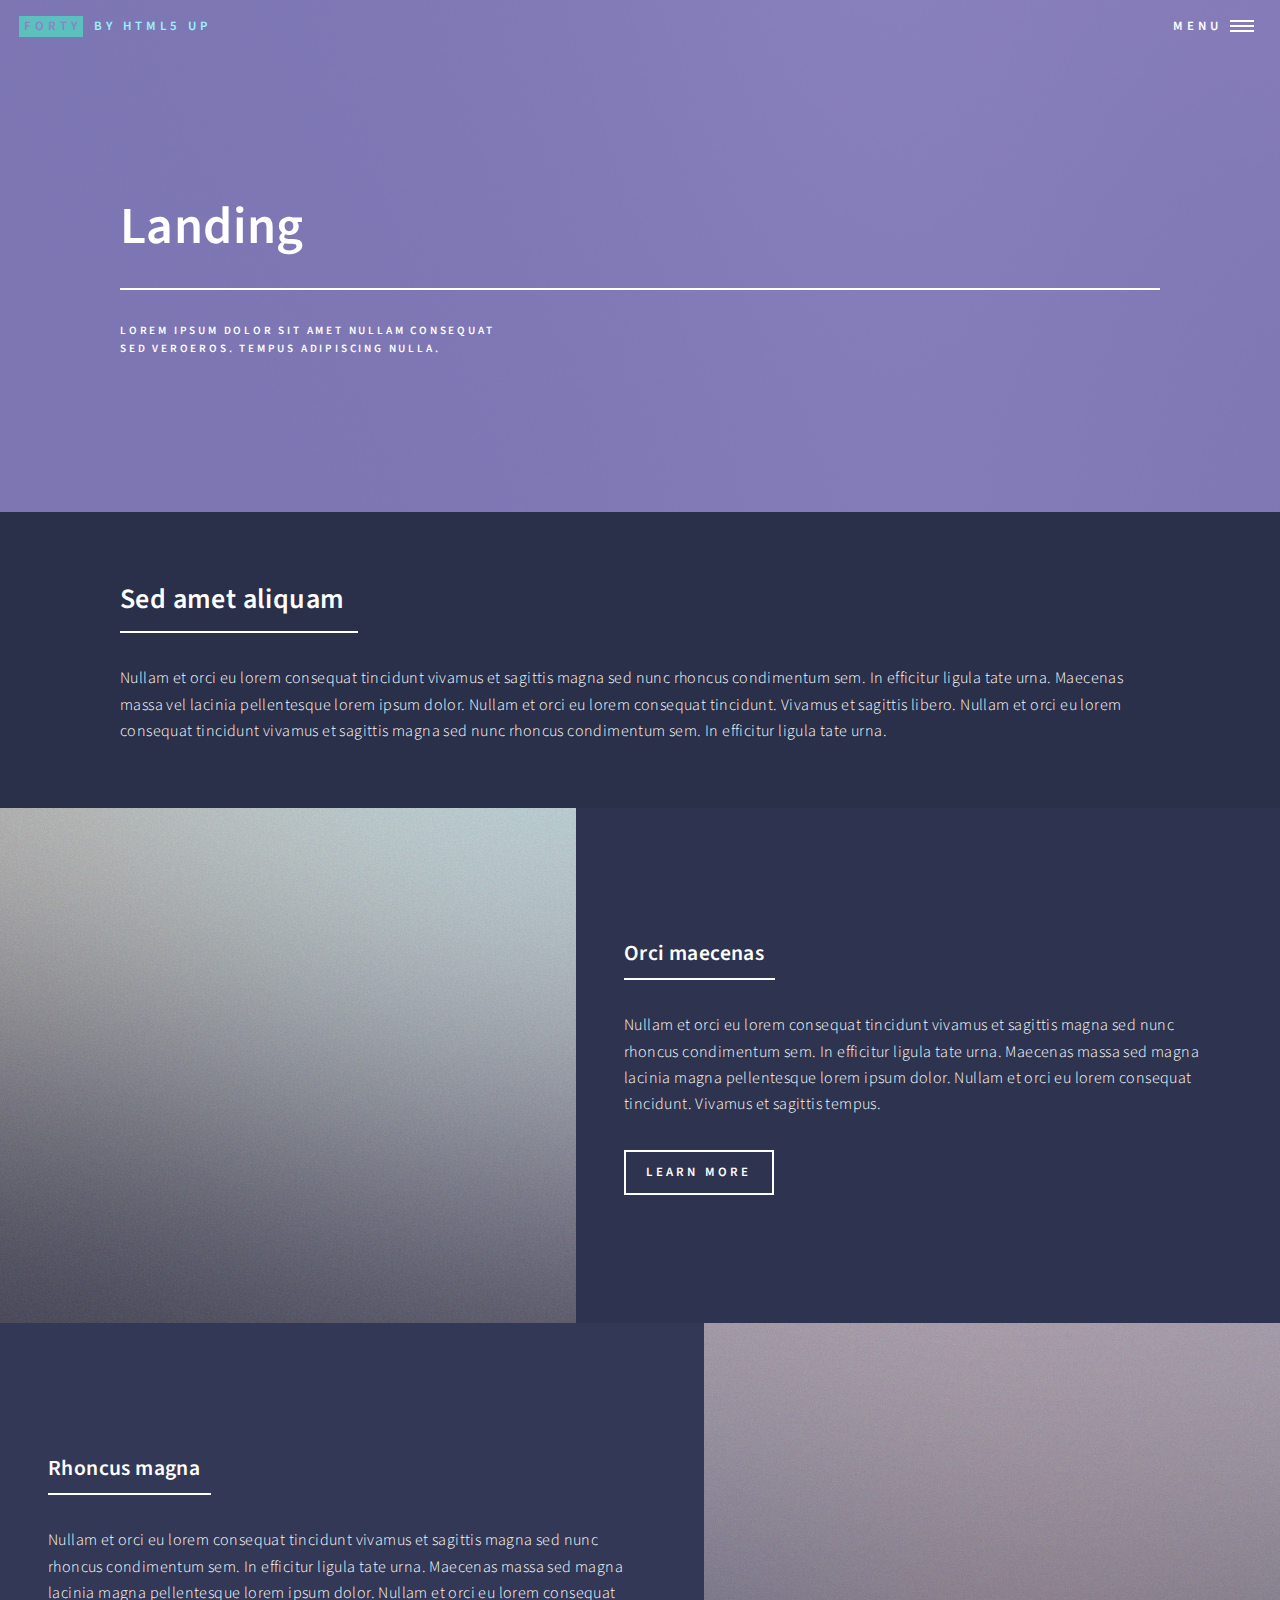
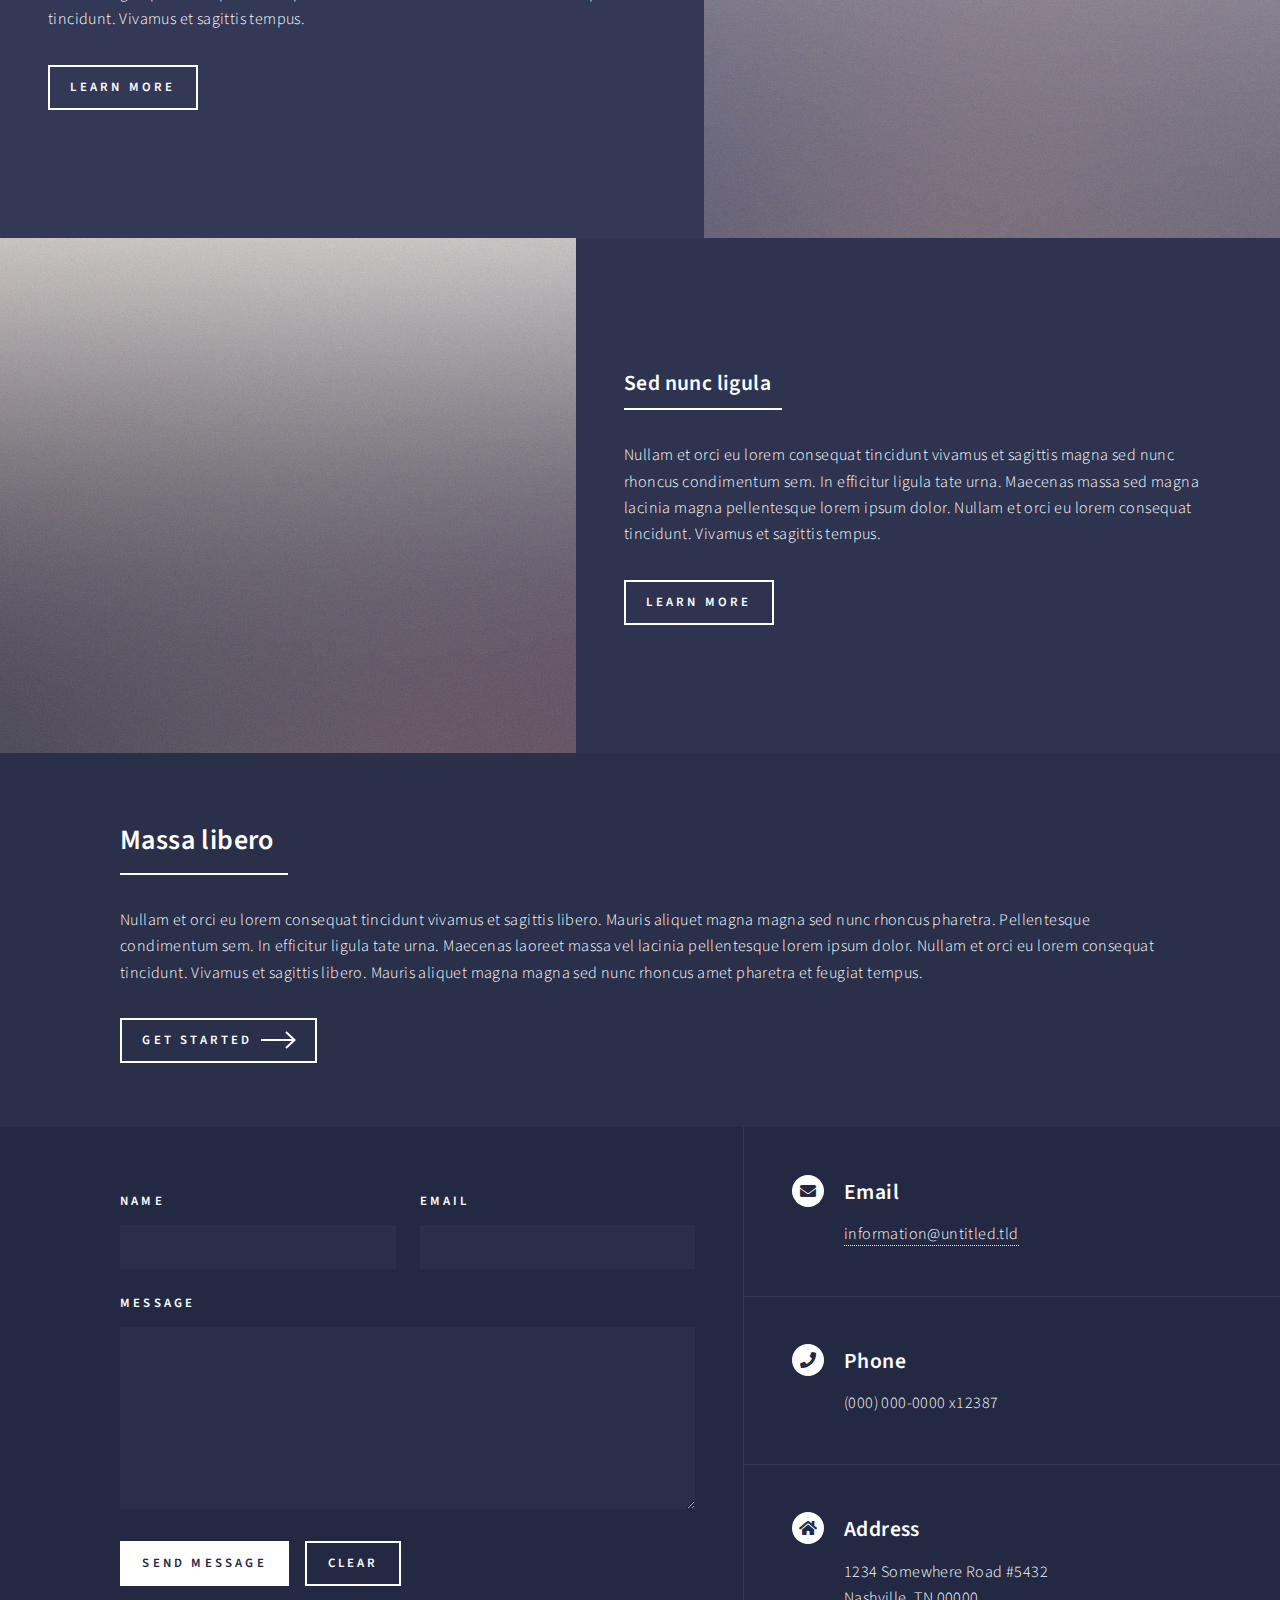
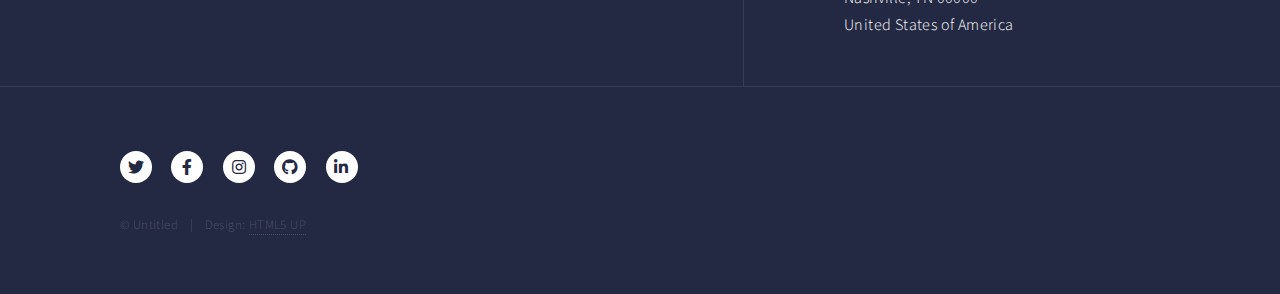
<file: html5up-forty-template/landing.html>
<!DOCTYPE HTML>
<!--
	Forty by HTML5 UP
	html5up.net | @ajlkn
	Free for personal and commercial use under the CCA 3.0 license (html5up.net/license)
-->
<html>
	<head>
		<title>Landing - Forty by HTML5 UP</title>
		<meta charset="utf-8" />
		<meta name="viewport" content="width=device-width, initial-scale=1, user-scalable=no" />
		<link rel="stylesheet" href="assets/css/main.css" />
		<noscript><link rel="stylesheet" href="assets/css/noscript.css" /></noscript>
	</head>
	<body class="is-preload">

		<!-- Wrapper -->
			<div id="wrapper">

				<!-- Header -->
				<!-- Note: The "styleN" class below should match that of the banner element. -->
					<header id="header" class="alt style2">
						<a href="index.html" class="logo"><strong>Forty</strong> <span>by HTML5 UP</span></a>
						<nav>
							<a href="#menu">Menu</a>
						</nav>
					</header>

				<!-- Menu -->
					<nav id="menu">
						<ul class="links">
							<li><a href="index.html">Home</a></li>
							<li><a href="landing.html">Landing</a></li>
							<li><a href="generic.html">Generic</a></li>
							<li><a href="elements.html">Elements</a></li>
						</ul>
						<ul class="actions stacked">
							<li><a href="#" class="button primary fit">Get Started</a></li>
							<li><a href="#" class="button fit">Log In</a></li>
						</ul>
					</nav>

				<!-- Banner -->
				<!-- Note: The "styleN" class below should match that of the header element. -->
					<section id="banner" class="style2">
						<div class="inner">
							<span class="image">
								<img src="images/pic07.jpg" alt="" />
							</span>
							<header class="major">
								<h1>Landing</h1>
							</header>
							<div class="content">
								<p>Lorem ipsum dolor sit amet nullam consequat<br />
								sed veroeros. tempus adipiscing nulla.</p>
							</div>
						</div>
					</section>

				<!-- Main -->
					<div id="main">

						<!-- One -->
							<section id="one">
								<div class="inner">
									<header class="major">
										<h2>Sed amet aliquam</h2>
									</header>
									<p>Nullam et orci eu lorem consequat tincidunt vivamus et sagittis magna sed nunc rhoncus condimentum sem. In efficitur ligula tate urna. Maecenas massa vel lacinia pellentesque lorem ipsum dolor. Nullam et orci eu lorem consequat tincidunt. Vivamus et sagittis libero. Nullam et orci eu lorem consequat tincidunt vivamus et sagittis magna sed nunc rhoncus condimentum sem. In efficitur ligula tate urna.</p>
								</div>
							</section>

						<!-- Two -->
							<section id="two" class="spotlights">
								<section>
									<a href="generic.html" class="image">
										<img src="images/pic08.jpg" alt="" data-position="center center" />
									</a>
									<div class="content">
										<div class="inner">
											<header class="major">
												<h3>Orci maecenas</h3>
											</header>
											<p>Nullam et orci eu lorem consequat tincidunt vivamus et sagittis magna sed nunc rhoncus condimentum sem. In efficitur ligula tate urna. Maecenas massa sed magna lacinia magna pellentesque lorem ipsum dolor. Nullam et orci eu lorem consequat tincidunt. Vivamus et sagittis tempus.</p>
											<ul class="actions">
												<li><a href="generic.html" class="button">Learn more</a></li>
											</ul>
										</div>
									</div>
								</section>
								<section>
									<a href="generic.html" class="image">
										<img src="images/pic09.jpg" alt="" data-position="top center" />
									</a>
									<div class="content">
										<div class="inner">
											<header class="major">
												<h3>Rhoncus magna</h3>
											</header>
											<p>Nullam et orci eu lorem consequat tincidunt vivamus et sagittis magna sed nunc rhoncus condimentum sem. In efficitur ligula tate urna. Maecenas massa sed magna lacinia magna pellentesque lorem ipsum dolor. Nullam et orci eu lorem consequat tincidunt. Vivamus et sagittis tempus.</p>
											<ul class="actions">
												<li><a href="generic.html" class="button">Learn more</a></li>
											</ul>
										</div>
									</div>
								</section>
								<section>
									<a href="generic.html" class="image">
										<img src="images/pic10.jpg" alt="" data-position="25% 25%" />
									</a>
									<div class="content">
										<div class="inner">
											<header class="major">
												<h3>Sed nunc ligula</h3>
											</header>
											<p>Nullam et orci eu lorem consequat tincidunt vivamus et sagittis magna sed nunc rhoncus condimentum sem. In efficitur ligula tate urna. Maecenas massa sed magna lacinia magna pellentesque lorem ipsum dolor. Nullam et orci eu lorem consequat tincidunt. Vivamus et sagittis tempus.</p>
											<ul class="actions">
												<li><a href="generic.html" class="button">Learn more</a></li>
											</ul>
										</div>
									</div>
								</section>
							</section>

						<!-- Three -->
							<section id="three">
								<div class="inner">
									<header class="major">
										<h2>Massa libero</h2>
									</header>
									<p>Nullam et orci eu lorem consequat tincidunt vivamus et sagittis libero. Mauris aliquet magna magna sed nunc rhoncus pharetra. Pellentesque condimentum sem. In efficitur ligula tate urna. Maecenas laoreet massa vel lacinia pellentesque lorem ipsum dolor. Nullam et orci eu lorem consequat tincidunt. Vivamus et sagittis libero. Mauris aliquet magna magna sed nunc rhoncus amet pharetra et feugiat tempus.</p>
									<ul class="actions">
										<li><a href="generic.html" class="button next">Get Started</a></li>
									</ul>
								</div>
							</section>

					</div>

				<!-- Contact -->
					<section id="contact">
						<div class="inner">
							<section>
								<form method="post" action="#">
									<div class="fields">
										<div class="field half">
											<label for="name">Name</label>
											<input type="text" name="name" id="name" />
										</div>
										<div class="field half">
											<label for="email">Email</label>
											<input type="text" name="email" id="email" />
										</div>
										<div class="field">
											<label for="message">Message</label>
											<textarea name="message" id="message" rows="6"></textarea>
										</div>
									</div>
									<ul class="actions">
										<li><input type="submit" value="Send Message" class="primary" /></li>
										<li><input type="reset" value="Clear" /></li>
									</ul>
								</form>
							</section>
							<section class="split">
								<section>
									<div class="contact-method">
										<span class="icon solid alt fa-envelope"></span>
										<h3>Email</h3>
										<a href="#">information@untitled.tld</a>
									</div>
								</section>
								<section>
									<div class="contact-method">
										<span class="icon solid alt fa-phone"></span>
										<h3>Phone</h3>
										<span>(000) 000-0000 x12387</span>
									</div>
								</section>
								<section>
									<div class="contact-method">
										<span class="icon solid alt fa-home"></span>
										<h3>Address</h3>
										<span>1234 Somewhere Road #5432<br />
										Nashville, TN 00000<br />
										United States of America</span>
									</div>
								</section>
							</section>
						</div>
					</section>

				<!-- Footer -->
					<footer id="footer">
						<div class="inner">
							<ul class="icons">
								<li><a href="#" class="icon brands alt fa-twitter"><span class="label">Twitter</span></a></li>
								<li><a href="#" class="icon brands alt fa-facebook-f"><span class="label">Facebook</span></a></li>
								<li><a href="#" class="icon brands alt fa-instagram"><span class="label">Instagram</span></a></li>
								<li><a href="#" class="icon brands alt fa-github"><span class="label">GitHub</span></a></li>
								<li><a href="#" class="icon brands alt fa-linkedin-in"><span class="label">LinkedIn</span></a></li>
							</ul>
							<ul class="copyright">
								<li>&copy; Untitled</li><li>Design: <a href="https://html5up.net">HTML5 UP</a></li>
							</ul>
						</div>
					</footer>

			</div>

		<!-- Scripts -->
			<script src="assets/js/jquery.min.js"></script>
			<script src="assets/js/jquery.scrolly.min.js"></script>
			<script src="assets/js/jquery.scrollex.min.js"></script>
			<script src="assets/js/browser.min.js"></script>
			<script src="assets/js/breakpoints.min.js"></script>
			<script src="assets/js/util.js"></script>
			<script src="assets/js/main.js"></script>

	</body>
</html>
</file>
<file: html5up-forty-template/assets/css/noscript.css>
/*
	Forty by HTML5 UP
	html5up.net | @ajlkn
	Free for personal and commercial use under the CCA 3.0 license (html5up.net/license)
*/

/* Banner */

	body.is-preload #banner:after {
		opacity: 0.85;
	}

	body.is-preload #banner > .inner {
		-moz-filter: none;
		-webkit-filter: none;
		-ms-filter: none;
		filter: none;
		-moz-transform: none;
		-webkit-transform: none;
		-ms-transform: none;
		transform: none;
		opacity: 1;
	}
</file>
<file: Michelangelo/assets/css/noscript.css>
/*
	Forty by HTML5 UP
	html5up.net | @ajlkn
	Free for personal and commercial use under the CCA 3.0 license (html5up.net/license)
*/

/* Banner */

	body.is-preload #banner:after {
		opacity: 0.85;
	}

	body.is-preload #banner > .inner {
		-moz-filter: none;
		-webkit-filter: none;
		-ms-filter: none;
		filter: none;
		-moz-transform: none;
		-webkit-transform: none;
		-ms-transform: none;
		transform: none;
		opacity: 1;
	}
</file>
<file: html5up-forty-template/assets/css/main.css>
@import url(fontawesome-all.min.css);
@import url("https://fonts.googleapis.com/css?family=Source+Sans+Pro:300,300italic,600,600italic");

/*
	Forty by HTML5 UP
	html5up.net | @ajlkn
	Free for personal and commercial use under the CCA 3.0 license (html5up.net/license)
*/

html, body, div, span, applet, object,
iframe, h1, h2, h3, h4, h5, h6, p, blockquote,
pre, a, abbr, acronym, address, big, cite,
code, del, dfn, em, img, ins, kbd, q, s, samp,
small, strike, strong, sub, sup, tt, var, b,
u, i, center, dl, dt, dd, ol, ul, li, fieldset,
form, label, legend, table, caption, tbody,
tfoot, thead, tr, th, td, article, aside,
canvas, details, embed, figure, figcaption,
footer, header, hgroup, menu, nav, output, ruby,
section, summary, time, mark, audio, video {
	margin: 0;
	padding: 0;
	border: 0;
	font-size: 100%;
	font: inherit;
	vertical-align: baseline;}

article, aside, details, figcaption, figure,
footer, header, hgroup, menu, nav, section {
	display: block;}

body {
	line-height: 1;
}

ol, ul {
	list-style: none;
}

blockquote, q {
	quotes: none;
}

	blockquote:before, blockquote:after, q:before, q:after {
		content: '';
		content: none;
	}

table {
	border-collapse: collapse;
	border-spacing: 0;
}

body {
	-webkit-text-size-adjust: none;
}

mark {
	background-color: transparent;
	color: inherit;
}

input::-moz-focus-inner {
	border: 0;
	padding: 0;
}

input, select, textarea {
	-moz-appearance: none;
	-webkit-appearance: none;
	-ms-appearance: none;
	appearance: none;
}

/* Basic */

	@-ms-viewport {
		width: device-width;
	}

	body {
		-ms-overflow-style: scrollbar;
	}

	@media screen and (max-width: 480px) {

		html, body {
			min-width: 320px;
		}

	}

	html {
		box-sizing: border-box;
	}

	*, *:before, *:after {
		box-sizing: inherit;
	}

	body {
		background: #242943;
	}

		body.is-preload *, body.is-preload *:before, body.is-preload *:after {
			-moz-animation: none !important;
			-webkit-animation: none !important;
			-ms-animation: none !important;
			animation: none !important;
			-moz-transition: none !important;
			-webkit-transition: none !important;
			-ms-transition: none !important;
			transition: none !important;
		}

/* Type */

	body, input, select, textarea {
		color: #ffffff;
		font-family: "Source Sans Pro", Helvetica, sans-serif;
		font-size: 17pt;
		font-weight: 300;
		letter-spacing: 0.025em;
		line-height: 1.65;
	}

		@media screen and (max-width: 1680px) {

			body, input, select, textarea {
				font-size: 14pt;
			}

		}

		@media screen and (max-width: 1280px) {

			body, input, select, textarea {
				font-size: 12pt;
			}

		}

		@media screen and (max-width: 360px) {

			body, input, select, textarea {
				font-size: 11pt;
			}

		}

	a {
		-moz-transition: color 0.2s ease-in-out, border-bottom-color 0.2s ease-in-out;
		-webkit-transition: color 0.2s ease-in-out, border-bottom-color 0.2s ease-in-out;
		-ms-transition: color 0.2s ease-in-out, border-bottom-color 0.2s ease-in-out;
		transition: color 0.2s ease-in-out, border-bottom-color 0.2s ease-in-out;
		border-bottom: dotted 1px;
		color: inherit;
		text-decoration: none;
	}

		a:hover {
			border-bottom-color: transparent;
			color: #9bf1ff !important;
		}

		a:active {
			color: #53e3fb !important;
		}

	strong, b {
		color: #ffffff;
		font-weight: 600;
	}

	em, i {
		font-style: italic;
	}

	p {
		margin: 0 0 2em 0;
	}

	h1, h2, h3, h4, h5, h6 {
		color: #ffffff;
		font-weight: 600;
		line-height: 1.65;
		margin: 0 0 1em 0;
	}

		h1 a, h2 a, h3 a, h4 a, h5 a, h6 a {
			color: inherit;
			border-bottom: 0;
		}

	h1 {
		font-size: 2.5em;
	}

	h2 {
		font-size: 1.75em;
	}

	h3 {
		font-size: 1.35em;
	}

	h4 {
		font-size: 1.1em;
	}

	h5 {
		font-size: 0.9em;
	}

	h6 {
		font-size: 0.7em;
	}

	@media screen and (max-width: 736px) {

		h1 {
			font-size: 2em;
		}

		h2 {
			font-size: 1.5em;
		}

		h3 {
			font-size: 1.25em;
		}

	}

	sub {
		font-size: 0.8em;
		position: relative;
		top: 0.5em;
	}

	sup {
		font-size: 0.8em;
		position: relative;
		top: -0.5em;
	}

	blockquote {
		border-left: solid 4px rgba(212, 212, 255, 0.1);
		font-style: italic;
		margin: 0 0 2em 0;
		padding: 0.5em 0 0.5em 2em;
	}

	code {
		background: rgba(212, 212, 255, 0.035);
		font-family: "Courier New", monospace;
		font-size: 0.9em;
		margin: 0 0.25em;
		padding: 0.25em 0.65em;
	}

	pre {
		-webkit-overflow-scrolling: touch;
		font-family: "Courier New", monospace;
		font-size: 0.9em;
		margin: 0 0 2em 0;
	}

		pre code {
			display: block;
			line-height: 1.75;
			padding: 1em 1.5em;
			overflow-x: auto;
		}

	hr {
		border: 0;
		border-bottom: solid 1px rgba(212, 212, 255, 0.1);
		margin: 2em 0;
	}

		hr.major {
			margin: 3em 0;
		}

	.align-left {
		text-align: left;
	}

	.align-center {
		text-align: center;
	}

	.align-right {
		text-align: right;
	}

/* Row */

	.row {
		display: flex;
		flex-wrap: wrap;
		box-sizing: border-box;
		align-items: stretch;
	}

		.row > * {
			box-sizing: border-box;
		}

		.row.gtr-uniform > * > :last-child {
			margin-bottom: 0;
		}

		.row.aln-left {
			justify-content: flex-start;
		}

		.row.aln-center {
			justify-content: center;
		}

		.row.aln-right {
			justify-content: flex-end;
		}

		.row.aln-top {
			align-items: flex-start;
		}

		.row.aln-middle {
			align-items: center;
		}

		.row.aln-bottom {
			align-items: flex-end;
		}

		.row > .imp {
			order: -1;
		}

		.row > .col-1 {
			width: 8.33333%;
		}

		.row > .off-1 {
			margin-left: 8.33333%;
		}

		.row > .col-2 {
			width: 16.66667%;
		}

		.row > .off-2 {
			margin-left: 16.66667%;
		}

		.row > .col-3 {
			width: 25%;
		}

		.row > .off-3 {
			margin-left: 25%;
		}

		.row > .col-4 {
			width: 33.33333%;
		}

		.row > .off-4 {
			margin-left: 33.33333%;
		}

		.row > .col-5 {
			width: 41.66667%;
		}

		.row > .off-5 {
			margin-left: 41.66667%;
		}

		.row > .col-6 {
			width: 50%;
		}

		.row > .off-6 {
			margin-left: 50%;
		}

		.row > .col-7 {
			width: 58.33333%;
		}

		.row > .off-7 {
			margin-left: 58.33333%;
		}

		.row > .col-8 {
			width: 66.66667%;
		}

		.row > .off-8 {
			margin-left: 66.66667%;
		}

		.row > .col-9 {
			width: 75%;
		}

		.row > .off-9 {
			margin-left: 75%;
		}

		.row > .col-10 {
			width: 83.33333%;
		}

		.row > .off-10 {
			margin-left: 83.33333%;
		}

		.row > .col-11 {
			width: 91.66667%;
		}

		.row > .off-11 {
			margin-left: 91.66667%;
		}

		.row > .col-12 {
			width: 100%;
		}

		.row > .off-12 {
			margin-left: 100%;
		}

		.row.gtr-0 {
			margin-top: 0;
			margin-left: 0em;
		}

			.row.gtr-0 > * {
				padding: 0 0 0 0em;
			}

			.row.gtr-0.gtr-uniform {
				margin-top: 0em;
			}

				.row.gtr-0.gtr-uniform > * {
					padding-top: 0em;
				}

		.row.gtr-25 {
			margin-top: 0;
			margin-left: -0.5em;
		}

			.row.gtr-25 > * {
				padding: 0 0 0 0.5em;
			}

			.row.gtr-25.gtr-uniform {
				margin-top: -0.5em;
			}

				.row.gtr-25.gtr-uniform > * {
					padding-top: 0.5em;
				}

		.row.gtr-50 {
			margin-top: 0;
			margin-left: -1em;
		}

			.row.gtr-50 > * {
				padding: 0 0 0 1em;
			}

			.row.gtr-50.gtr-uniform {
				margin-top: -1em;
			}

				.row.gtr-50.gtr-uniform > * {
					padding-top: 1em;
				}

		.row {
			margin-top: 0;
			margin-left: -2em;
		}

			.row > * {
				padding: 0 0 0 2em;
			}

			.row.gtr-uniform {
				margin-top: -2em;
			}

				.row.gtr-uniform > * {
					padding-top: 2em;
				}

		.row.gtr-150 {
			margin-top: 0;
			margin-left: -3em;
		}

			.row.gtr-150 > * {
				padding: 0 0 0 3em;
			}

			.row.gtr-150.gtr-uniform {
				margin-top: -3em;
			}

				.row.gtr-150.gtr-uniform > * {
					padding-top: 3em;
				}

		.row.gtr-200 {
			margin-top: 0;
			margin-left: -4em;
		}

			.row.gtr-200 > * {
				padding: 0 0 0 4em;
			}

			.row.gtr-200.gtr-uniform {
				margin-top: -4em;
			}

				.row.gtr-200.gtr-uniform > * {
					padding-top: 4em;
				}

		@media screen and (max-width: 1680px) {

			.row {
				display: flex;
				flex-wrap: wrap;
				box-sizing: border-box;
				align-items: stretch;
			}

				.row > * {
					box-sizing: border-box;
				}

				.row.gtr-uniform > * > :last-child {
					margin-bottom: 0;
				}

				.row.aln-left {
					justify-content: flex-start;
				}

				.row.aln-center {
					justify-content: center;
				}

				.row.aln-right {
					justify-content: flex-end;
				}

				.row.aln-top {
					align-items: flex-start;
				}

				.row.aln-middle {
					align-items: center;
				}

				.row.aln-bottom {
					align-items: flex-end;
				}

				.row > .imp-xlarge {
					order: -1;
				}

				.row > .col-1-xlarge {
					width: 8.33333%;
				}

				.row > .off-1-xlarge {
					margin-left: 8.33333%;
				}

				.row > .col-2-xlarge {
					width: 16.66667%;
				}

				.row > .off-2-xlarge {
					margin-left: 16.66667%;
				}

				.row > .col-3-xlarge {
					width: 25%;
				}

				.row > .off-3-xlarge {
					margin-left: 25%;
				}

				.row > .col-4-xlarge {
					width: 33.33333%;
				}

				.row > .off-4-xlarge {
					margin-left: 33.33333%;
				}

				.row > .col-5-xlarge {
					width: 41.66667%;
				}

				.row > .off-5-xlarge {
					margin-left: 41.66667%;
				}

				.row > .col-6-xlarge {
					width: 50%;
				}

				.row > .off-6-xlarge {
					margin-left: 50%;
				}

				.row > .col-7-xlarge {
					width: 58.33333%;
				}

				.row > .off-7-xlarge {
					margin-left: 58.33333%;
				}

				.row > .col-8-xlarge {
					width: 66.66667%;
				}

				.row > .off-8-xlarge {
					margin-left: 66.66667%;
				}

				.row > .col-9-xlarge {
					width: 75%;
				}

				.row > .off-9-xlarge {
					margin-left: 75%;
				}

				.row > .col-10-xlarge {
					width: 83.33333%;
				}

				.row > .off-10-xlarge {
					margin-left: 83.33333%;
				}

				.row > .col-11-xlarge {
					width: 91.66667%;
				}

				.row > .off-11-xlarge {
					margin-left: 91.66667%;
				}

				.row > .col-12-xlarge {
					width: 100%;
				}

				.row > .off-12-xlarge {
					margin-left: 100%;
				}

				.row.gtr-0 {
					margin-top: 0;
					margin-left: 0em;
				}

					.row.gtr-0 > * {
						padding: 0 0 0 0em;
					}

					.row.gtr-0.gtr-uniform {
						margin-top: 0em;
					}

						.row.gtr-0.gtr-uniform > * {
							padding-top: 0em;
						}

				.row.gtr-25 {
					margin-top: 0;
					margin-left: -0.5em;
				}

					.row.gtr-25 > * {
						padding: 0 0 0 0.5em;
					}

					.row.gtr-25.gtr-uniform {
						margin-top: -0.5em;
					}

						.row.gtr-25.gtr-uniform > * {
							padding-top: 0.5em;
						}

				.row.gtr-50 {
					margin-top: 0;
					margin-left: -1em;
				}

					.row.gtr-50 > * {
						padding: 0 0 0 1em;
					}

					.row.gtr-50.gtr-uniform {
						margin-top: -1em;
					}

						.row.gtr-50.gtr-uniform > * {
							padding-top: 1em;
						}

				.row {
					margin-top: 0;
					margin-left: -2em;
				}

					.row > * {
						padding: 0 0 0 2em;
					}

					.row.gtr-uniform {
						margin-top: -2em;
					}

						.row.gtr-uniform > * {
							padding-top: 2em;
						}

				.row.gtr-150 {
					margin-top: 0;
					margin-left: -3em;
				}

					.row.gtr-150 > * {
						padding: 0 0 0 3em;
					}

					.row.gtr-150.gtr-uniform {
						margin-top: -3em;
					}

						.row.gtr-150.gtr-uniform > * {
							padding-top: 3em;
						}

				.row.gtr-200 {
					margin-top: 0;
					margin-left: -4em;
				}

					.row.gtr-200 > * {
						padding: 0 0 0 4em;
					}

					.row.gtr-200.gtr-uniform {
						margin-top: -4em;
					}

						.row.gtr-200.gtr-uniform > * {
							padding-top: 4em;
						}

		}

		@media screen and (max-width: 1280px) {

			.row {
				display: flex;
				flex-wrap: wrap;
				box-sizing: border-box;
				align-items: stretch;
			}

				.row > * {
					box-sizing: border-box;
				}

				.row.gtr-uniform > * > :last-child {
					margin-bottom: 0;
				}

				.row.aln-left {
					justify-content: flex-start;
				}

				.row.aln-center {
					justify-content: center;
				}

				.row.aln-right {
					justify-content: flex-end;
				}

				.row.aln-top {
					align-items: flex-start;
				}

				.row.aln-middle {
					align-items: center;
				}

				.row.aln-bottom {
					align-items: flex-end;
				}

				.row > .imp-large {
					order: -1;
				}

				.row > .col-1-large {
					width: 8.33333%;
				}

				.row > .off-1-large {
					margin-left: 8.33333%;
				}

				.row > .col-2-large {
					width: 16.66667%;
				}

				.row > .off-2-large {
					margin-left: 16.66667%;
				}

				.row > .col-3-large {
					width: 25%;
				}

				.row > .off-3-large {
					margin-left: 25%;
				}

				.row > .col-4-large {
					width: 33.33333%;
				}

				.row > .off-4-large {
					margin-left: 33.33333%;
				}

				.row > .col-5-large {
					width: 41.66667%;
				}

				.row > .off-5-large {
					margin-left: 41.66667%;
				}

				.row > .col-6-large {
					width: 50%;
				}

				.row > .off-6-large {
					margin-left: 50%;
				}

				.row > .col-7-large {
					width: 58.33333%;
				}

				.row > .off-7-large {
					margin-left: 58.33333%;
				}

				.row > .col-8-large {
					width: 66.66667%;
				}

				.row > .off-8-large {
					margin-left: 66.66667%;
				}

				.row > .col-9-large {
					width: 75%;
				}

				.row > .off-9-large {
					margin-left: 75%;
				}

				.row > .col-10-large {
					width: 83.33333%;
				}

				.row > .off-10-large {
					margin-left: 83.33333%;
				}

				.row > .col-11-large {
					width: 91.66667%;
				}

				.row > .off-11-large {
					margin-left: 91.66667%;
				}

				.row > .col-12-large {
					width: 100%;
				}

				.row > .off-12-large {
					margin-left: 100%;
				}

				.row.gtr-0 {
					margin-top: 0;
					margin-left: 0em;
				}

					.row.gtr-0 > * {
						padding: 0 0 0 0em;
					}

					.row.gtr-0.gtr-uniform {
						margin-top: 0em;
					}

						.row.gtr-0.gtr-uniform > * {
							padding-top: 0em;
						}

				.row.gtr-25 {
					margin-top: 0;
					margin-left: -0.375em;
				}

					.row.gtr-25 > * {
						padding: 0 0 0 0.375em;
					}

					.row.gtr-25.gtr-uniform {
						margin-top: -0.375em;
					}

						.row.gtr-25.gtr-uniform > * {
							padding-top: 0.375em;
						}

				.row.gtr-50 {
					margin-top: 0;
					margin-left: -0.75em;
				}

					.row.gtr-50 > * {
						padding: 0 0 0 0.75em;
					}

					.row.gtr-50.gtr-uniform {
						margin-top: -0.75em;
					}

						.row.gtr-50.gtr-uniform > * {
							padding-top: 0.75em;
						}

				.row {
					margin-top: 0;
					margin-left: -1.5em;
				}

					.row > * {
						padding: 0 0 0 1.5em;
					}

					.row.gtr-uniform {
						margin-top: -1.5em;
					}

						.row.gtr-uniform > * {
							padding-top: 1.5em;
						}

				.row.gtr-150 {
					margin-top: 0;
					margin-left: -2.25em;
				}

					.row.gtr-150 > * {
						padding: 0 0 0 2.25em;
					}

					.row.gtr-150.gtr-uniform {
						margin-top: -2.25em;
					}

						.row.gtr-150.gtr-uniform > * {
							padding-top: 2.25em;
						}

				.row.gtr-200 {
					margin-top: 0;
					margin-left: -3em;
				}

					.row.gtr-200 > * {
						padding: 0 0 0 3em;
					}

					.row.gtr-200.gtr-uniform {
						margin-top: -3em;
					}

						.row.gtr-200.gtr-uniform > * {
							padding-top: 3em;
						}

		}

		@media screen and (max-width: 980px) {

			.row {
				display: flex;
				flex-wrap: wrap;
				box-sizing: border-box;
				align-items: stretch;
			}

				.row > * {
					box-sizing: border-box;
				}

				.row.gtr-uniform > * > :last-child {
					margin-bottom: 0;
				}

				.row.aln-left {
					justify-content: flex-start;
				}

				.row.aln-center {
					justify-content: center;
				}

				.row.aln-right {
					justify-content: flex-end;
				}

				.row.aln-top {
					align-items: flex-start;
				}

				.row.aln-middle {
					align-items: center;
				}

				.row.aln-bottom {
					align-items: flex-end;
				}

				.row > .imp-medium {
					order: -1;
				}

				.row > .col-1-medium {
					width: 8.33333%;
				}

				.row > .off-1-medium {
					margin-left: 8.33333%;
				}

				.row > .col-2-medium {
					width: 16.66667%;
				}

				.row > .off-2-medium {
					margin-left: 16.66667%;
				}

				.row > .col-3-medium {
					width: 25%;
				}

				.row > .off-3-medium {
					margin-left: 25%;
				}

				.row > .col-4-medium {
					width: 33.33333%;
				}

				.row > .off-4-medium {
					margin-left: 33.33333%;
				}

				.row > .col-5-medium {
					width: 41.66667%;
				}

				.row > .off-5-medium {
					margin-left: 41.66667%;
				}

				.row > .col-6-medium {
					width: 50%;
				}

				.row > .off-6-medium {
					margin-left: 50%;
				}

				.row > .col-7-medium {
					width: 58.33333%;
				}

				.row > .off-7-medium {
					margin-left: 58.33333%;
				}

				.row > .col-8-medium {
					width: 66.66667%;
				}

				.row > .off-8-medium {
					margin-left: 66.66667%;
				}

				.row > .col-9-medium {
					width: 75%;
				}

				.row > .off-9-medium {
					margin-left: 75%;
				}

				.row > .col-10-medium {
					width: 83.33333%;
				}

				.row > .off-10-medium {
					margin-left: 83.33333%;
				}

				.row > .col-11-medium {
					width: 91.66667%;
				}

				.row > .off-11-medium {
					margin-left: 91.66667%;
				}

				.row > .col-12-medium {
					width: 100%;
				}

				.row > .off-12-medium {
					margin-left: 100%;
				}

				.row.gtr-0 {
					margin-top: 0;
					margin-left: 0em;
				}

					.row.gtr-0 > * {
						padding: 0 0 0 0em;
					}

					.row.gtr-0.gtr-uniform {
						margin-top: 0em;
					}

						.row.gtr-0.gtr-uniform > * {
							padding-top: 0em;
						}

				.row.gtr-25 {
					margin-top: 0;
					margin-left: -0.375em;
				}

					.row.gtr-25 > * {
						padding: 0 0 0 0.375em;
					}

					.row.gtr-25.gtr-uniform {
						margin-top: -0.375em;
					}

						.row.gtr-25.gtr-uniform > * {
							padding-top: 0.375em;
						}

				.row.gtr-50 {
					margin-top: 0;
					margin-left: -0.75em;
				}

					.row.gtr-50 > * {
						padding: 0 0 0 0.75em;
					}

					.row.gtr-50.gtr-uniform {
						margin-top: -0.75em;
					}

						.row.gtr-50.gtr-uniform > * {
							padding-top: 0.75em;
						}

				.row {
					margin-top: 0;
					margin-left: -1.5em;
				}

					.row > * {
						padding: 0 0 0 1.5em;
					}

					.row.gtr-uniform {
						margin-top: -1.5em;
					}

						.row.gtr-uniform > * {
							padding-top: 1.5em;
						}

				.row.gtr-150 {
					margin-top: 0;
					margin-left: -2.25em;
				}

					.row.gtr-150 > * {
						padding: 0 0 0 2.25em;
					}

					.row.gtr-150.gtr-uniform {
						margin-top: -2.25em;
					}

						.row.gtr-150.gtr-uniform > * {
							padding-top: 2.25em;
						}

				.row.gtr-200 {
					margin-top: 0;
					margin-left: -3em;
				}

					.row.gtr-200 > * {
						padding: 0 0 0 3em;
					}

					.row.gtr-200.gtr-uniform {
						margin-top: -3em;
					}

						.row.gtr-200.gtr-uniform > * {
							padding-top: 3em;
						}

		}

		@media screen and (max-width: 736px) {

			.row {
				display: flex;
				flex-wrap: wrap;
				box-sizing: border-box;
				align-items: stretch;
			}

				.row > * {
					box-sizing: border-box;
				}

				.row.gtr-uniform > * > :last-child {
					margin-bottom: 0;
				}

				.row.aln-left {
					justify-content: flex-start;
				}

				.row.aln-center {
					justify-content: center;
				}

				.row.aln-right {
					justify-content: flex-end;
				}

				.row.aln-top {
					align-items: flex-start;
				}

				.row.aln-middle {
					align-items: center;
				}

				.row.aln-bottom {
					align-items: flex-end;
				}

				.row > .imp-small {
					order: -1;
				}

				.row > .col-1-small {
					width: 8.33333%;
				}

				.row > .off-1-small {
					margin-left: 8.33333%;
				}

				.row > .col-2-small {
					width: 16.66667%;
				}

				.row > .off-2-small {
					margin-left: 16.66667%;
				}

				.row > .col-3-small {
					width: 25%;
				}

				.row > .off-3-small {
					margin-left: 25%;
				}

				.row > .col-4-small {
					width: 33.33333%;
				}

				.row > .off-4-small {
					margin-left: 33.33333%;
				}

				.row > .col-5-small {
					width: 41.66667%;
				}

				.row > .off-5-small {
					margin-left: 41.66667%;
				}

				.row > .col-6-small {
					width: 50%;
				}

				.row > .off-6-small {
					margin-left: 50%;
				}

				.row > .col-7-small {
					width: 58.33333%;
				}

				.row > .off-7-small {
					margin-left: 58.33333%;
				}

				.row > .col-8-small {
					width: 66.66667%;
				}

				.row > .off-8-small {
					margin-left: 66.66667%;
				}

				.row > .col-9-small {
					width: 75%;
				}

				.row > .off-9-small {
					margin-left: 75%;
				}

				.row > .col-10-small {
					width: 83.33333%;
				}

				.row > .off-10-small {
					margin-left: 83.33333%;
				}

				.row > .col-11-small {
					width: 91.66667%;
				}

				.row > .off-11-small {
					margin-left: 91.66667%;
				}

				.row > .col-12-small {
					width: 100%;
				}

				.row > .off-12-small {
					margin-left: 100%;
				}

				.row.gtr-0 {
					margin-top: 0;
					margin-left: 0em;
				}

					.row.gtr-0 > * {
						padding: 0 0 0 0em;
					}

					.row.gtr-0.gtr-uniform {
						margin-top: 0em;
					}

						.row.gtr-0.gtr-uniform > * {
							padding-top: 0em;
						}

				.row.gtr-25 {
					margin-top: 0;
					margin-left: -0.3125em;
				}

					.row.gtr-25 > * {
						padding: 0 0 0 0.3125em;
					}

					.row.gtr-25.gtr-uniform {
						margin-top: -0.3125em;
					}

						.row.gtr-25.gtr-uniform > * {
							padding-top: 0.3125em;
						}

				.row.gtr-50 {
					margin-top: 0;
					margin-left: -0.625em;
				}

					.row.gtr-50 > * {
						padding: 0 0 0 0.625em;
					}

					.row.gtr-50.gtr-uniform {
						margin-top: -0.625em;
					}

						.row.gtr-50.gtr-uniform > * {
							padding-top: 0.625em;
						}

				.row {
					margin-top: 0;
					margin-left: -1.25em;
				}

					.row > * {
						padding: 0 0 0 1.25em;
					}

					.row.gtr-uniform {
						margin-top: -1.25em;
					}

						.row.gtr-uniform > * {
							padding-top: 1.25em;
						}

				.row.gtr-150 {
					margin-top: 0;
					margin-left: -1.875em;
				}

					.row.gtr-150 > * {
						padding: 0 0 0 1.875em;
					}

					.row.gtr-150.gtr-uniform {
						margin-top: -1.875em;
					}

						.row.gtr-150.gtr-uniform > * {
							padding-top: 1.875em;
						}

				.row.gtr-200 {
					margin-top: 0;
					margin-left: -2.5em;
				}

					.row.gtr-200 > * {
						padding: 0 0 0 2.5em;
					}

					.row.gtr-200.gtr-uniform {
						margin-top: -2.5em;
					}

						.row.gtr-200.gtr-uniform > * {
							padding-top: 2.5em;
						}

		}

		@media screen and (max-width: 480px) {

			.row {
				display: flex;
				flex-wrap: wrap;
				box-sizing: border-box;
				align-items: stretch;
			}

				.row > * {
					box-sizing: border-box;
				}

				.row.gtr-uniform > * > :last-child {
					margin-bottom: 0;
				}

				.row.aln-left {
					justify-content: flex-start;
				}

				.row.aln-center {
					justify-content: center;
				}

				.row.aln-right {
					justify-content: flex-end;
				}

				.row.aln-top {
					align-items: flex-start;
				}

				.row.aln-middle {
					align-items: center;
				}

				.row.aln-bottom {
					align-items: flex-end;
				}

				.row > .imp-xsmall {
					order: -1;
				}

				.row > .col-1-xsmall {
					width: 8.33333%;
				}

				.row > .off-1-xsmall {
					margin-left: 8.33333%;
				}

				.row > .col-2-xsmall {
					width: 16.66667%;
				}

				.row > .off-2-xsmall {
					margin-left: 16.66667%;
				}

				.row > .col-3-xsmall {
					width: 25%;
				}

				.row > .off-3-xsmall {
					margin-left: 25%;
				}

				.row > .col-4-xsmall {
					width: 33.33333%;
				}

				.row > .off-4-xsmall {
					margin-left: 33.33333%;
				}

				.row > .col-5-xsmall {
					width: 41.66667%;
				}

				.row > .off-5-xsmall {
					margin-left: 41.66667%;
				}

				.row > .col-6-xsmall {
					width: 50%;
				}

				.row > .off-6-xsmall {
					margin-left: 50%;
				}

				.row > .col-7-xsmall {
					width: 58.33333%;
				}

				.row > .off-7-xsmall {
					margin-left: 58.33333%;
				}

				.row > .col-8-xsmall {
					width: 66.66667%;
				}

				.row > .off-8-xsmall {
					margin-left: 66.66667%;
				}

				.row > .col-9-xsmall {
					width: 75%;
				}

				.row > .off-9-xsmall {
					margin-left: 75%;
				}

				.row > .col-10-xsmall {
					width: 83.33333%;
				}

				.row > .off-10-xsmall {
					margin-left: 83.33333%;
				}

				.row > .col-11-xsmall {
					width: 91.66667%;
				}

				.row > .off-11-xsmall {
					margin-left: 91.66667%;
				}

				.row > .col-12-xsmall {
					width: 100%;
				}

				.row > .off-12-xsmall {
					margin-left: 100%;
				}

				.row.gtr-0 {
					margin-top: 0;
					margin-left: 0em;
				}

					.row.gtr-0 > * {
						padding: 0 0 0 0em;
					}

					.row.gtr-0.gtr-uniform {
						margin-top: 0em;
					}

						.row.gtr-0.gtr-uniform > * {
							padding-top: 0em;
						}

				.row.gtr-25 {
					margin-top: 0;
					margin-left: -0.3125em;
				}

					.row.gtr-25 > * {
						padding: 0 0 0 0.3125em;
					}

					.row.gtr-25.gtr-uniform {
						margin-top: -0.3125em;
					}

						.row.gtr-25.gtr-uniform > * {
							padding-top: 0.3125em;
						}

				.row.gtr-50 {
					margin-top: 0;
					margin-left: -0.625em;
				}

					.row.gtr-50 > * {
						padding: 0 0 0 0.625em;
					}

					.row.gtr-50.gtr-uniform {
						margin-top: -0.625em;
					}

						.row.gtr-50.gtr-uniform > * {
							padding-top: 0.625em;
						}

				.row {
					margin-top: 0;
					margin-left: -1.25em;
				}

					.row > * {
						padding: 0 0 0 1.25em;
					}

					.row.gtr-uniform {
						margin-top: -1.25em;
					}

						.row.gtr-uniform > * {
							padding-top: 1.25em;
						}

				.row.gtr-150 {
					margin-top: 0;
					margin-left: -1.875em;
				}

					.row.gtr-150 > * {
						padding: 0 0 0 1.875em;
					}

					.row.gtr-150.gtr-uniform {
						margin-top: -1.875em;
					}

						.row.gtr-150.gtr-uniform > * {
							padding-top: 1.875em;
						}

				.row.gtr-200 {
					margin-top: 0;
					margin-left: -2.5em;
				}

					.row.gtr-200 > * {
						padding: 0 0 0 2.5em;
					}

					.row.gtr-200.gtr-uniform {
						margin-top: -2.5em;
					}

						.row.gtr-200.gtr-uniform > * {
							padding-top: 2.5em;
						}

		}

/* Section/Article */

	section.special, article.special {
		text-align: center;
	}

	header.major {
		width: -moz-max-content;
		width: -webkit-max-content;
		width: -ms-max-content;
		width: max-content;
		margin-bottom: 2em;
	}

		header.major > :first-child {
			margin-bottom: 0;
			width: calc(100% + 0.5em);
		}

			header.major > :first-child:after {
				content: '';
				background-color: #ffffff;
				display: block;
				height: 2px;
				margin: 0.325em 0 0.5em 0;
				width: 100%;
			}

		header.major > p {
			font-size: 0.7em;
			font-weight: 600;
			letter-spacing: 0.25em;
			margin-bottom: 0;
			text-transform: uppercase;
		}

		body.is-ie header.major > :first-child:after {
			max-width: 9em;
		}

		body.is-ie header.major > h1:after {
			max-width: 100% !important;
		}

	@media screen and (max-width: 736px) {

		header.major > p br {
			display: none;
		}

	}

/* Form */

	form {
		margin: 0 0 2em 0;
	}

		form > :last-child {
			margin-bottom: 0;
		}

		form > .fields {
			display: -moz-flex;
			display: -webkit-flex;
			display: -ms-flex;
			display: flex;
			-moz-flex-wrap: wrap;
			-webkit-flex-wrap: wrap;
			-ms-flex-wrap: wrap;
			flex-wrap: wrap;
			width: calc(100% + 3em);
			margin: -1.5em 0 2em -1.5em;
		}

			form > .fields > .field {
				-moz-flex-grow: 0;
				-webkit-flex-grow: 0;
				-ms-flex-grow: 0;
				flex-grow: 0;
				-moz-flex-shrink: 0;
				-webkit-flex-shrink: 0;
				-ms-flex-shrink: 0;
				flex-shrink: 0;
				padding: 1.5em 0 0 1.5em;
				width: calc(100% - 1.5em);
			}

				form > .fields > .field.half {
					width: calc(50% - 0.75em);
				}

				form > .fields > .field.third {
					width: calc(100%/3 - 0.5em);
				}

				form > .fields > .field.quarter {
					width: calc(25% - 0.375em);
				}

		@media screen and (max-width: 480px) {

			form > .fields {
				width: calc(100% + 3em);
				margin: -1.5em 0 2em -1.5em;
			}

				form > .fields > .field {
					padding: 1.5em 0 0 1.5em;
					width: calc(100% - 1.5em);
				}

					form > .fields > .field.half {
						width: calc(100% - 1.5em);
					}

					form > .fields > .field.third {
						width: calc(100% - 1.5em);
					}

					form > .fields > .field.quarter {
						width: calc(100% - 1.5em);
					}

		}

	label {
		color: #ffffff;
		display: block;
		font-size: 0.8em;
		font-weight: 600;
		letter-spacing: 0.25em;
		margin: 0 0 1em 0;
		text-transform: uppercase;
	}

	input[type="text"],
	input[type="password"],
	input[type="email"],
	input[type="tel"],
	input[type="search"],
	input[type="url"],
	select,
	textarea {
		-moz-appearance: none;
		-webkit-appearance: none;
		-ms-appearance: none;
		appearance: none;
		background: rgba(212, 212, 255, 0.035);
		border: none;
		border-radius: 0;
		color: inherit;
		display: block;
		outline: 0;
		padding: 0 1em;
		text-decoration: none;
		width: 100%;
	}

		input[type="text"]:invalid,
		input[type="password"]:invalid,
		input[type="email"]:invalid,
		input[type="tel"]:invalid,
		input[type="search"]:invalid,
		input[type="url"]:invalid,
		select:invalid,
		textarea:invalid {
			box-shadow: none;
		}

		input[type="text"]:focus,
		input[type="password"]:focus,
		input[type="email"]:focus,
		input[type="tel"]:focus,
		input[type="search"]:focus,
		input[type="url"]:focus,
		select:focus,
		textarea:focus {
			border-color: #9bf1ff;
			box-shadow: 0 0 0 2px #9bf1ff;
		}

	select {
		background-image: url("data:image/svg+xml;charset=utf8,%3Csvg xmlns='http://www.w3.org/2000/svg' width='40' height='40' preserveAspectRatio='none' viewBox='0 0 40 40'%3E%3Cpath d='M9.4,12.3l10.4,10.4l10.4-10.4c0.2-0.2,0.5-0.4,0.9-0.4c0.3,0,0.6,0.1,0.9,0.4l3.3,3.3c0.2,0.2,0.4,0.5,0.4,0.9 c0,0.4-0.1,0.6-0.4,0.9L20.7,31.9c-0.2,0.2-0.5,0.4-0.9,0.4c-0.3,0-0.6-0.1-0.9-0.4L4.3,17.3c-0.2-0.2-0.4-0.5-0.4-0.9 c0-0.4,0.1-0.6,0.4-0.9l3.3-3.3c0.2-0.2,0.5-0.4,0.9-0.4S9.1,12.1,9.4,12.3z' fill='rgba(212, 212, 255, 0.1)' /%3E%3C/svg%3E");
		background-size: 1.25rem;
		background-repeat: no-repeat;
		background-position: calc(100% - 1rem) center;
		height: 2.75em;
		padding-right: 2.75em;
		text-overflow: ellipsis;
	}

		select option {
			color: #ffffff;
			background: #242943;
		}

		select:focus::-ms-value {
			background-color: transparent;
		}

		select::-ms-expand {
			display: none;
		}

	input[type="text"],
	input[type="password"],
	input[type="email"],
	input[type="tel"],
	input[type="search"],
	input[type="url"],
	select {
		height: 2.75em;
	}

	textarea {
		padding: 0.75em 1em;
	}

	input[type="checkbox"],
	input[type="radio"] {
		-moz-appearance: none;
		-webkit-appearance: none;
		-ms-appearance: none;
		appearance: none;
		display: block;
		float: left;
		margin-right: -2em;
		opacity: 0;
		width: 1em;
		z-index: -1;
	}

		input[type="checkbox"] + label,
		input[type="radio"] + label {
			text-decoration: none;
			color: #ffffff;
			cursor: pointer;
			display: inline-block;
			font-weight: 300;
			padding-left: 2.65em;
			padding-right: 0.75em;
			position: relative;
		}

			input[type="checkbox"] + label:before,
			input[type="radio"] + label:before {
				-moz-osx-font-smoothing: grayscale;
				-webkit-font-smoothing: antialiased;
				display: inline-block;
				font-style: normal;
				font-variant: normal;
				text-rendering: auto;
				line-height: 1;
				text-transform: none !important;
				font-family: 'Font Awesome 5 Free';
				font-weight: 900;
			}

			input[type="checkbox"] + label:before,
			input[type="radio"] + label:before {
				background: rgba(212, 212, 255, 0.035);
				content: '';
				display: inline-block;
				font-size: 0.8em;
				height: 2.0625em;
				left: 0;
				letter-spacing: 0;
				line-height: 2.0625em;
				position: absolute;
				text-align: center;
				top: 0;
				width: 2.0625em;
			}

		input[type="checkbox"]:checked + label:before,
		input[type="radio"]:checked + label:before {
			background: #ffffff;
			border-color: #9bf1ff;
			content: '\f00c';
			color: #242943;
		}

		input[type="checkbox"]:focus + label:before,
		input[type="radio"]:focus + label:before {
			box-shadow: 0 0 0 2px #9bf1ff;
		}

	input[type="radio"] + label:before {
		border-radius: 100%;
	}

	::-webkit-input-placeholder {
		color: rgba(244, 244, 255, 0.2) !important;
		opacity: 1.0;
	}

	:-moz-placeholder {
		color: rgba(244, 244, 255, 0.2) !important;
		opacity: 1.0;
	}

	::-moz-placeholder {
		color: rgba(244, 244, 255, 0.2) !important;
		opacity: 1.0;
	}

	:-ms-input-placeholder {
		color: rgba(244, 244, 255, 0.2) !important;
		opacity: 1.0;
	}

/* Box */

	.box {
		border: solid 1px rgba(212, 212, 255, 0.1);
		margin-bottom: 2em;
		padding: 1.5em;
	}

		.box > :last-child,
		.box > :last-child > :last-child,
		.box > :last-child > :last-child > :last-child {
			margin-bottom: 0;
		}

		.box.alt {
			border: 0;
			border-radius: 0;
			padding: 0;
		}

/* Icon */

	.icon {
		text-decoration: none;
		border-bottom: none;
		position: relative;
	}

		.icon:before {
			-moz-osx-font-smoothing: grayscale;
			-webkit-font-smoothing: antialiased;
			display: inline-block;
			font-style: normal;
			font-variant: normal;
			text-rendering: auto;
			line-height: 1;
			text-transform: none !important;
			font-family: 'Font Awesome 5 Free';
			font-weight: 400;
		}

		.icon > .label {
			display: none;
		}

		.icon:before {
			line-height: inherit;
		}

		.icon.solid:before {
			font-weight: 900;
		}

		.icon.brands:before {
			font-family: 'Font Awesome 5 Brands';
		}

		.icon.alt:before {
			background-color: #ffffff;
			border-radius: 100%;
			color: #242943;
			display: inline-block;
			height: 2em;
			line-height: 2em;
			text-align: center;
			width: 2em;
		}

	a.icon.alt:before {
		-moz-transition: background-color 0.2s ease-in-out;
		-webkit-transition: background-color 0.2s ease-in-out;
		-ms-transition: background-color 0.2s ease-in-out;
		transition: background-color 0.2s ease-in-out;
	}

	a.icon.alt:hover:before {
		background-color: #6fc3df;
	}

	a.icon.alt:active:before {
		background-color: #37a6cb;
	}

/* Image */

	.image {
		border: 0;
		display: inline-block;
		position: relative;
	}

		.image img {
			display: block;
		}

		.image.left, .image.right {
			max-width: 30%;
		}

			.image.left img, .image.right img {
				width: 100%;
			}

		.image.left {
			float: left;
			margin: 0 1.5em 1.25em 0;
			top: 0.25em;
		}

		.image.right {
			float: right;
			margin: 0 0 1.25em 1.5em;
			top: 0.25em;
		}

		.image.fit {
			display: block;
			margin: 0 0 2em 0;
			width: 100%;
		}

			.image.fit img {
				width: 100%;
			}

		.image.main {
			display: block;
			margin: 2.5em 0;
			width: 100%;
		}

			.image.main img {
				width: 100%;
			}

			@media screen and (max-width: 736px) {

				.image.main {
					margin: 1.5em 0;
				}

			}

/* List */

	ol {
		list-style: decimal;
		margin: 0 0 2em 0;
		padding-left: 1.25em;
	}

		ol li {
			padding-left: 0.25em;
		}

	ul {
		list-style: disc;
		margin: 0 0 2em 0;
		padding-left: 1em;
	}

		ul li {
			padding-left: 0.5em;
		}

		ul.alt {
			list-style: none;
			padding-left: 0;
		}

			ul.alt li {
				border-top: solid 1px rgba(212, 212, 255, 0.1);
				padding: 0.5em 0;
			}

				ul.alt li:first-child {
					border-top: 0;
					padding-top: 0;
				}

	dl {
		margin: 0 0 2em 0;
	}

		dl dt {
			display: block;
			font-weight: 600;
			margin: 0 0 1em 0;
		}

		dl dd {
			margin-left: 2em;
		}

/* Actions */

	ul.actions {
		display: -moz-flex;
		display: -webkit-flex;
		display: -ms-flex;
		display: flex;
		cursor: default;
		list-style: none;
		margin-left: -1em;
		padding-left: 0;
	}

		ul.actions li {
			padding: 0 0 0 1em;
			vertical-align: middle;
		}

		ul.actions.special {
			-moz-justify-content: center;
			-webkit-justify-content: center;
			-ms-justify-content: center;
			justify-content: center;
			width: 100%;
			margin-left: 0;
		}

			ul.actions.special li:first-child {
				padding-left: 0;
			}

		ul.actions.stacked {
			-moz-flex-direction: column;
			-webkit-flex-direction: column;
			-ms-flex-direction: column;
			flex-direction: column;
			margin-left: 0;
		}

			ul.actions.stacked li {
				padding: 1.3em 0 0 0;
			}

				ul.actions.stacked li:first-child {
					padding-top: 0;
				}

		ul.actions.fit {
			width: calc(100% + 1em);
		}

			ul.actions.fit li {
				-moz-flex-grow: 1;
				-webkit-flex-grow: 1;
				-ms-flex-grow: 1;
				flex-grow: 1;
				-moz-flex-shrink: 1;
				-webkit-flex-shrink: 1;
				-ms-flex-shrink: 1;
				flex-shrink: 1;
				width: 100%;
			}

				ul.actions.fit li > * {
					width: 100%;
				}

			ul.actions.fit.stacked {
				width: 100%;
			}

/* Icons */

	ul.icons {
		cursor: default;
		list-style: none;
		padding-left: 0;
	}

		ul.icons li {
			display: inline-block;
			padding: 0 1em 0 0;
		}

			ul.icons li:last-child {
				padding-right: 0;
			}

		@media screen and (max-width: 736px) {

			ul.icons li {
				padding: 0 0.75em 0 0;
			}

		}

/* Pagination */

	ul.pagination {
		cursor: default;
		list-style: none;
		padding-left: 0;
	}

		ul.pagination li {
			display: inline-block;
			padding-left: 0;
			vertical-align: middle;
		}

			ul.pagination li > .page {
				-moz-transition: background-color 0.2s ease-in-out, color 0.2s ease-in-out;
				-webkit-transition: background-color 0.2s ease-in-out, color 0.2s ease-in-out;
				-ms-transition: background-color 0.2s ease-in-out, color 0.2s ease-in-out;
				transition: background-color 0.2s ease-in-out, color 0.2s ease-in-out;
				border-bottom: 0;
				display: inline-block;
				font-size: 0.8em;
				font-weight: 600;
				height: 1.5em;
				line-height: 1.5em;
				margin: 0 0.125em;
				min-width: 1.5em;
				padding: 0 0.5em;
				text-align: center;
			}

				ul.pagination li > .page.active {
					background-color: #ffffff;
					color: #242943;
				}

					ul.pagination li > .page.active:hover {
						background-color: #9bf1ff;
						color: #242943 !important;
					}

					ul.pagination li > .page.active:active {
						background-color: #53e3fb;
					}

			ul.pagination li:first-child {
				padding-right: 0.75em;
			}

			ul.pagination li:last-child {
				padding-left: 0.75em;
			}

		@media screen and (max-width: 480px) {

			ul.pagination li:nth-child(n+2):nth-last-child(n+2) {
				display: none;
			}

			ul.pagination li:first-child {
				padding-right: 0;
			}

		}

/* Table */

	.table-wrapper {
		-webkit-overflow-scrolling: touch;
		overflow-x: auto;
	}

	table {
		margin: 0 0 2em 0;
		width: 100%;
	}

		table tbody tr {
			border: solid 1px rgba(212, 212, 255, 0.1);
			border-left: 0;
			border-right: 0;
		}

			table tbody tr:nth-child(2n + 1) {
				background-color: rgba(212, 212, 255, 0.035);
			}

		table td {
			padding: 0.75em 0.75em;
		}

		table th {
			color: #ffffff;
			font-size: 0.9em;
			font-weight: 600;
			padding: 0 0.75em 0.75em 0.75em;
			text-align: left;
		}

		table thead {
			border-bottom: solid 2px rgba(212, 212, 255, 0.1);
		}

		table tfoot {
			border-top: solid 2px rgba(212, 212, 255, 0.1);
		}

		table.alt {
			border-collapse: separate;
		}

			table.alt tbody tr td {
				border: solid 1px rgba(212, 212, 255, 0.1);
				border-left-width: 0;
				border-top-width: 0;
			}

				table.alt tbody tr td:first-child {
					border-left-width: 1px;
				}

			table.alt tbody tr:first-child td {
				border-top-width: 1px;
			}

			table.alt thead {
				border-bottom: 0;
			}

			table.alt tfoot {
				border-top: 0;
			}

/* Button */

	input[type="submit"],
	input[type="reset"],
	input[type="button"],
	button,
	.button {
		-moz-appearance: none;
		-webkit-appearance: none;
		-ms-appearance: none;
		appearance: none;
		-moz-transition: background-color 0.2s ease-in-out, box-shadow 0.2s ease-in-out, color 0.2s ease-in-out;
		-webkit-transition: background-color 0.2s ease-in-out, box-shadow 0.2s ease-in-out, color 0.2s ease-in-out;
		-ms-transition: background-color 0.2s ease-in-out, box-shadow 0.2s ease-in-out, color 0.2s ease-in-out;
		transition: background-color 0.2s ease-in-out, box-shadow 0.2s ease-in-out, color 0.2s ease-in-out;
		background-color: transparent;
		border: 0;
		border-radius: 0;
		box-shadow: inset 0 0 0 2px #ffffff;
		color: #ffffff;
		cursor: pointer;
		display: inline-block;
		font-size: 0.8em;
		font-weight: 600;
		height: 3.5em;
		letter-spacing: 0.25em;
		line-height: 3.5em;
		padding: 0 1.75em;
		text-align: center;
		text-decoration: none;
		text-transform: uppercase;
		white-space: nowrap;
	}

		input[type="submit"]:hover, input[type="submit"]:active,
		input[type="reset"]:hover,
		input[type="reset"]:active,
		input[type="button"]:hover,
		input[type="button"]:active,
		button:hover,
		button:active,
		.button:hover,
		.button:active {
			box-shadow: inset 0 0 0 2px #9bf1ff;
			color: #9bf1ff;
		}

		input[type="submit"]:active,
		input[type="reset"]:active,
		input[type="button"]:active,
		button:active,
		.button:active {
			background-color: rgba(155, 241, 255, 0.1);
			box-shadow: inset 0 0 0 2px #53e3fb;
			color: #53e3fb;
		}

		input[type="submit"].icon:before,
		input[type="reset"].icon:before,
		input[type="button"].icon:before,
		button.icon:before,
		.button.icon:before {
			margin-right: 0.5em;
		}

		input[type="submit"].fit,
		input[type="reset"].fit,
		input[type="button"].fit,
		button.fit,
		.button.fit {
			width: 100%;
		}

		input[type="submit"].small,
		input[type="reset"].small,
		input[type="button"].small,
		button.small,
		.button.small {
			font-size: 0.6em;
		}

		input[type="submit"].large,
		input[type="reset"].large,
		input[type="button"].large,
		button.large,
		.button.large {
			font-size: 1.25em;
			height: 3em;
			line-height: 3em;
		}

		input[type="submit"].next,
		input[type="reset"].next,
		input[type="button"].next,
		button.next,
		.button.next {
			padding-right: 4.5em;
			position: relative;
		}

			input[type="submit"].next:before, input[type="submit"].next:after,
			input[type="reset"].next:before,
			input[type="reset"].next:after,
			input[type="button"].next:before,
			input[type="button"].next:after,
			button.next:before,
			button.next:after,
			.button.next:before,
			.button.next:after {
				-moz-transition: opacity 0.2s ease-in-out;
				-webkit-transition: opacity 0.2s ease-in-out;
				-ms-transition: opacity 0.2s ease-in-out;
				transition: opacity 0.2s ease-in-out;
				background-position: center right;
				background-repeat: no-repeat;
				background-size: 36px 24px;
				content: '';
				display: block;
				height: 100%;
				position: absolute;
				right: 1.5em;
				top: 0;
				vertical-align: middle;
				width: 36px;
			}

			input[type="submit"].next:before,
			input[type="reset"].next:before,
			input[type="button"].next:before,
			button.next:before,
			.button.next:before {
				background-image: url("data:image/svg+xml;charset=utf8,%3Csvg xmlns='http://www.w3.org/2000/svg' xmlns:xlink='http://www.w3.org/1999/xlink' width='36px' height='24px' viewBox='0 0 36 24' zoomAndPan='disable'%3E%3Cstyle%3Eline %7B stroke: %23ffffff%3B stroke-width: 2px%3B %7D%3C/style%3E%3Cline x1='0' y1='12' x2='34' y2='12' /%3E%3Cline x1='25' y1='4' x2='34' y2='12.5' /%3E%3Cline x1='25' y1='20' x2='34' y2='11.5' /%3E%3C/svg%3E");
			}

			input[type="submit"].next:after,
			input[type="reset"].next:after,
			input[type="button"].next:after,
			button.next:after,
			.button.next:after {
				background-image: url("data:image/svg+xml;charset=utf8,%3Csvg xmlns='http://www.w3.org/2000/svg' xmlns:xlink='http://www.w3.org/1999/xlink' width='36px' height='24px' viewBox='0 0 36 24' zoomAndPan='disable'%3E%3Cstyle%3Eline %7B stroke: %239bf1ff%3B stroke-width: 2px%3B %7D%3C/style%3E%3Cline x1='0' y1='12' x2='34' y2='12' /%3E%3Cline x1='25' y1='4' x2='34' y2='12.5' /%3E%3Cline x1='25' y1='20' x2='34' y2='11.5' /%3E%3C/svg%3E");
				opacity: 0;
				z-index: 1;
			}

			input[type="submit"].next:hover:after, input[type="submit"].next:active:after,
			input[type="reset"].next:hover:after,
			input[type="reset"].next:active:after,
			input[type="button"].next:hover:after,
			input[type="button"].next:active:after,
			button.next:hover:after,
			button.next:active:after,
			.button.next:hover:after,
			.button.next:active:after {
				opacity: 1;
			}

			@media screen and (max-width: 1280px) {

				input[type="submit"].next,
				input[type="reset"].next,
				input[type="button"].next,
				button.next,
				.button.next {
					padding-right: 5em;
				}

			}

		input[type="submit"].primary,
		input[type="reset"].primary,
		input[type="button"].primary,
		button.primary,
		.button.primary {
			background-color: #ffffff;
			box-shadow: none;
			color: #242943;
		}

			input[type="submit"].primary:hover, input[type="submit"].primary:active,
			input[type="reset"].primary:hover,
			input[type="reset"].primary:active,
			input[type="button"].primary:hover,
			input[type="button"].primary:active,
			button.primary:hover,
			button.primary:active,
			.button.primary:hover,
			.button.primary:active {
				background-color: #9bf1ff;
				color: #242943 !important;
			}

			input[type="submit"].primary:active,
			input[type="reset"].primary:active,
			input[type="button"].primary:active,
			button.primary:active,
			.button.primary:active {
				background-color: #53e3fb;
			}

		input[type="submit"].disabled, input[type="submit"]:disabled,
		input[type="reset"].disabled,
		input[type="reset"]:disabled,
		input[type="button"].disabled,
		input[type="button"]:disabled,
		button.disabled,
		button:disabled,
		.button.disabled,
		.button:disabled {
			pointer-events: none;
			cursor: default;
			opacity: 0.25;
		}

/* Tiles */

	.tiles {
		display: -moz-flex;
		display: -webkit-flex;
		display: -ms-flex;
		display: flex;
		-moz-flex-wrap: wrap;
		-webkit-flex-wrap: wrap;
		-ms-flex-wrap: wrap;
		flex-wrap: wrap;
		border-top: 0 !important;
	}

		.tiles + * {
			border-top: 0 !important;
		}

		.tiles article {
			-moz-align-items: center;
			-webkit-align-items: center;
			-ms-align-items: center;
			align-items: center;
			display: -moz-flex;
			display: -webkit-flex;
			display: -ms-flex;
			display: flex;
			-moz-transition: -moz-transform 0.25s ease, opacity 0.25s ease, -moz-filter 1s ease, -webkit-filter 1s ease;
			-webkit-transition: -webkit-transform 0.25s ease, opacity 0.25s ease, -webkit-filter 1s ease, -webkit-filter 1s ease;
			-ms-transition: -ms-transform 0.25s ease, opacity 0.25s ease, -ms-filter 1s ease, -webkit-filter 1s ease;
			transition: transform 0.25s ease, opacity 0.25s ease, filter 1s ease, -webkit-filter 1s ease;
			padding: 4em 4em 2em 4em ;
			background-position: center;
			background-repeat: no-repeat;
			background-size: cover;
			cursor: default;
			height: 40vh;
			max-height: 40em;
			min-height: 23em;
			overflow: hidden;
			position: relative;
			width: 40%;
		}

			.tiles article .image {
				display: none;
			}

			.tiles article header {
				position: relative;
				z-index: 3;
			}

			.tiles article h3 {
				font-size: 1.75em;
			}

				.tiles article h3 a:hover {
					color: inherit !important;
				}

			.tiles article .link.primary {
				border: 0;
				height: 100%;
				left: 0;
				position: absolute;
				top: 0;
				width: 100%;
				z-index: 4;
			}

			.tiles article:before {
				-moz-transition: opacity 0.5s ease;
				-webkit-transition: opacity 0.5s ease;
				-ms-transition: opacity 0.5s ease;
				transition: opacity 0.5s ease;
				bottom: 0;
				content: '';
				display: block;
				height: 100%;
				left: 0;
				opacity: 0.85;
				position: absolute;
				width: 100%;
				z-index: 2;
			}

			.tiles article:after {
				background-color: rgba(36, 41, 67, 0.25);
				content: '';
				display: block;
				height: 100%;
				left: 0;
				position: absolute;
				top: 0;
				width: 100%;
				z-index: 1;
			}

			.tiles article:hover:before {
				opacity: 0;
			}

			.tiles article.is-transitioning {
				-moz-transform: scale(0.95);
				-webkit-transform: scale(0.95);
				-ms-transform: scale(0.95);
				transform: scale(0.95);
				-moz-filter: blur(0.5em);
				-webkit-filter: blur(0.5em);
				-ms-filter: blur(0.5em);
				filter: blur(0.5em);
				opacity: 0;
			}

			.tiles article:nth-child(4n - 1), .tiles article:nth-child(4n - 2) {
				width: 60%;
			}

			.tiles article:nth-child(6n - 5):before {
				background-color: #6fc3df;
			}

			.tiles article:nth-child(6n - 4):before {
				background-color: #8d82c4;
			}

			.tiles article:nth-child(6n - 3):before {
				background-color: #ec8d81;
			}

			.tiles article:nth-child(6n - 2):before {
				background-color: #e7b788;
			}

			.tiles article:nth-child(6n - 1):before {
				background-color: #8ea9e8;
			}

			.tiles article:nth-child(6n):before {
				background-color: #87c5a4;
			}

		@media screen and (max-width: 1280px) {

			.tiles article {
				padding: 4em 3em 2em 3em ;
				height: 30vh;
				max-height: 30em;
				min-height: 20em;
			}

		}

		@media screen and (max-width: 980px) {

			.tiles article {
				width: 50% !important;
			}

		}

		@media screen and (max-width: 736px) {

			.tiles article {
				padding: 3em 1.5em 1em 1.5em ;
				height: 16em;
				max-height: none;
				min-height: 0;
			}

				.tiles article h3 {
					font-size: 1.5em;
				}

		}

		@media screen and (max-width: 480px) {

			.tiles {
				display: block;
			}

				.tiles article {
					height: 20em;
					width: 100% !important;
				}

		}

/* Contact Method */

	.contact-method {
		margin: 0 0 2em 0;
		padding-left: 3.25em;
		position: relative;
	}

		.contact-method .icon {
			left: 0;
			position: absolute;
			top: 0;
		}

		.contact-method h3 {
			margin: 0 0 0.5em 0;
		}

/* Spotlights */

	.spotlights {
		border-top: 0 !important;
	}

		.spotlights + * {
			border-top: 0 !important;
		}

		.spotlights > section {
			display: -moz-flex;
			display: -webkit-flex;
			display: -ms-flex;
			display: flex;
			-moz-flex-direction: row;
			-webkit-flex-direction: row;
			-ms-flex-direction: row;
			flex-direction: row;
			background-color: #2e3450;
		}

			.spotlights > section > .image {
				background-position: center center;
				background-size: cover;
				border-radius: 0;
				display: block;
				position: relative;
				width: 30%;
			}

				.spotlights > section > .image img {
					border-radius: 0;
					display: block;
					width: 100%;
				}

				.spotlights > section > .image:before {
					background: rgba(36, 41, 67, 0.9);
					content: '';
					display: block;
					height: 100%;
					left: 0;
					opacity: 0;
					position: absolute;
					top: 0;
					width: 100%;
				}

			.spotlights > section > .content {
				display: -moz-flex;
				display: -webkit-flex;
				display: -ms-flex;
				display: flex;
				-moz-flex-direction: column;
				-webkit-flex-direction: column;
				-ms-flex-direction: column;
				flex-direction: column;
				-moz-justify-content: center;
				-webkit-justify-content: center;
				-ms-justify-content: center;
				justify-content: center;
				-moz-align-items: center;
				-webkit-align-items: center;
				-ms-align-items: center;
				align-items: center;
				padding: 2em 3em 0.1em 3em ;
				width: 70%;
			}

				.spotlights > section > .content > .inner {
					margin: 0 auto;
					max-width: 100%;
					width: 65em;
				}

			.spotlights > section:nth-child(2n) {
				-moz-flex-direction: row-reverse;
				-webkit-flex-direction: row-reverse;
				-ms-flex-direction: row-reverse;
				flex-direction: row-reverse;
				background-color: #333856;
			}

				.spotlights > section:nth-child(2n) > .content {
					-moz-align-items: -moz-flex-end;
					-webkit-align-items: -webkit-flex-end;
					-ms-align-items: -ms-flex-end;
					align-items: flex-end;
				}

		@media screen and (max-width: 1680px) {

			.spotlights > section > .image {
				width: 40%;
			}

			.spotlights > section > .content {
				width: 60%;
			}

		}

		@media screen and (max-width: 1280px) {

			.spotlights > section > .image {
				width: 45%;
			}

			.spotlights > section > .content {
				width: 55%;
			}

		}

		@media screen and (max-width: 980px) {

			.spotlights > section {
				display: block;
			}

				.spotlights > section > .image {
					width: 100%;
				}

				.spotlights > section > .content {
					padding: 4em 3em 2em 3em ;
					width: 100%;
				}

		}

		@media screen and (max-width: 736px) {

			.spotlights > section > .content {
				padding: 3em 1.5em 1em 1.5em ;
			}

		}

/* Header */

	@-moz-keyframes reveal-header {
		0% {
			top: -4em;
			opacity: 0;
		}

		100% {
			top: 0;
			opacity: 1;
		}
	}

	@-webkit-keyframes reveal-header {
		0% {
			top: -4em;
			opacity: 0;
		}

		100% {
			top: 0;
			opacity: 1;
		}
	}

	@-ms-keyframes reveal-header {
		0% {
			top: -4em;
			opacity: 0;
		}

		100% {
			top: 0;
			opacity: 1;
		}
	}

	@keyframes reveal-header {
		0% {
			top: -4em;
			opacity: 0;
		}

		100% {
			top: 0;
			opacity: 1;
		}
	}

	#header {
		display: -moz-flex;
		display: -webkit-flex;
		display: -ms-flex;
		display: flex;
		background-color: #0B132B;
		box-shadow: 0 0 0.25em 0 rgba(0, 0, 0, 0.15);
		cursor: default;
		font-weight: 600;
		height: 3.25em;
		left: 0;
		letter-spacing: 0.25em;
		line-height: 3.25em;
		margin: 0;
		position: fixed;
		text-transform: uppercase;
		top: 0;
		width: 100%;
		z-index: 10000;
	}

		#header .logo {
			border: 0;
			display: inline-block;
			font-size: 0.8em;
			height: inherit;
			line-height: inherit;
			padding: 0 1.5em;
		}

			#header .logo strong {
				-moz-transition: background-color 0.2s ease-in-out, color 0.2s ease-in-out;
				-webkit-transition: background-color 0.2s ease-in-out, color 0.2s ease-in-out;
				-ms-transition: background-color 0.2s ease-in-out, color 0.2s ease-in-out;
				transition: background-color 0.2s ease-in-out, color 0.2s ease-in-out;
				background-color: #ffffff;
				color: #242943;
				display: inline-block;
				line-height: 1.65em;
				margin-right: 0.325em;
				padding: 0 0.125em 0 0.375em;
			}

			#header .logo:hover strong {
				background-color: #5BC0BE;
			}

			#header .logo:active strong {
				background-color: #5BC0BE;
			}

		#header nav {
			display: -moz-flex;
			display: -webkit-flex;
			display: -ms-flex;
			display: flex;
			-moz-justify-content: -moz-flex-end;
			-webkit-justify-content: -webkit-flex-end;
			-ms-justify-content: -ms-flex-end;
			justify-content: flex-end;
			-moz-flex-grow: 1;
			-webkit-flex-grow: 1;
			-ms-flex-grow: 1;
			flex-grow: 1;
			height: inherit;
			line-height: inherit;
		}

			#header nav a {
				border: 0;
				display: block;
				font-size: 0.8em;
				height: inherit;
				line-height: inherit;
				padding: 0 0.75em;
				position: relative;
				vertical-align: middle;
			}

				#header nav a:last-child {
					padding-right: 1.5em;
				}

				#header nav a[href="#menu"] {
					padding-right: 3.325em !important;
				}

					#header nav a[href="#menu"]:before, #header nav a[href="#menu"]:after {
						background-image: url("data:image/svg+xml;charset=utf8,%3Csvg xmlns='http://www.w3.org/2000/svg' width='24' height='32' viewBox='0 0 24 32' preserveAspectRatio='none'%3E%3Cstyle%3Eline %7B stroke-width: 2px%3B stroke: %23ffffff%3B %7D%3C/style%3E%3Cline x1='0' y1='11' x2='24' y2='11' /%3E%3Cline x1='0' y1='21' x2='24' y2='21' /%3E%3Cline x1='0' y1='16' x2='24' y2='16' /%3E%3C/svg%3E");
						background-position: center;
						background-repeat: no-repeat;
						background-size: 24px 32px;
						content: '';
						display: block;
						height: 100%;
						position: absolute;
						right: 1.5em;
						top: 0;
						vertical-align: middle;
						width: 24px;
					}

					#header nav a[href="#menu"]:after {
						-moz-transition: opacity 0.2s ease-in-out;
						-webkit-transition: opacity 0.2s ease-in-out;
						-ms-transition: opacity 0.2s ease-in-out;
						transition: opacity 0.2s ease-in-out;
						background-image: url("data:image/svg+xml;charset=utf8,%3Csvg xmlns='http://www.w3.org/2000/svg' width='24' height='32' viewBox='0 0 24 32' preserveAspectRatio='none'%3E%3Cstyle%3Eline %7B stroke-width: 2px%3B stroke: %239bf1ff%3B %7D%3C/style%3E%3Cline x1='0' y1='11' x2='24' y2='11' /%3E%3Cline x1='0' y1='21' x2='24' y2='21' /%3E%3Cline x1='0' y1='16' x2='24' y2='16' /%3E%3C/svg%3E");
						opacity: 0;
						z-index: 1;
					}

					#header nav a[href="#menu"]:hover:after, #header nav a[href="#menu"]:active:after {
						opacity: 1;
					}

					#header nav a[href="#menu"]:last-child {
						padding-right: 3.875em !important;
					}

						#header nav a[href="#menu"]:last-child:before, #header nav a[href="#menu"]:last-child:after {
							right: 2em;
						}

		#header.reveal {
			-moz-animation: reveal-header 0.35s ease;
			-webkit-animation: reveal-header 0.35s ease;
			-ms-animation: reveal-header 0.35s ease;
			animation: reveal-header 0.35s ease;
		}

		#header.alt {
			-moz-transition: opacity 2.5s ease;
			-webkit-transition: opacity 2.5s ease;
			-ms-transition: opacity 2.5s ease;
			transition: opacity 2.5s ease;
			-moz-transition-delay: 0.75s;
			-webkit-transition-delay: 0.75s;
			-ms-transition-delay: 0.75s;
			transition-delay: 0.75s;
			-moz-animation: none;
			-webkit-animation: none;
			-ms-animation: none;
			animation: none;
			background-color: transparent;
			box-shadow: none;
			position: absolute;
		}

			#header.alt.style1 .logo strong {
				color: #6fc3df;
			}

			#header.alt.style2 .logo strong {
				color: #8d82c4;
			}

			#header.alt.style3 .logo strong {
				color: #ec8d81;
			}

			#header.alt.style4 .logo strong {
				color: #e7b788;
			}

			#header.alt.style5 .logo strong {
				color: #8ea9e8;
			}

			#header.alt.style6 .logo strong {
				color: #87c5a4;
			}

		body.is-preload #header.alt {
			opacity: 0;
		}

		@media screen and (max-width: 1680px) {

			#header nav a[href="#menu"] {
				padding-right: 3.75em !important;
			}

				#header nav a[href="#menu"]:last-child {
					padding-right: 4.25em !important;
				}

		}

		@media screen and (max-width: 1280px) {

			#header nav a[href="#menu"] {
				padding-right: 4em !important;
			}

				#header nav a[href="#menu"]:last-child {
					padding-right: 4.5em !important;
				}

		}

		@media screen and (max-width: 736px) {

			#header {
				height: 2.75em;
				line-height: 2.75em;
			}

				#header .logo {
					padding: 0 1em;
				}

				#header nav a {
					padding: 0 0.5em;
				}

					#header nav a:last-child {
						padding-right: 1em;
					}

					#header nav a[href="#menu"] {
						padding-right: 3.25em !important;
					}

						#header nav a[href="#menu"]:before, #header nav a[href="#menu"]:after {
							right: 0.75em;
						}

						#header nav a[href="#menu"]:last-child {
							padding-right: 4em !important;
						}

							#header nav a[href="#menu"]:last-child:before, #header nav a[href="#menu"]:last-child:after {
								right: 1.5em;
							}

		}

		@media screen and (max-width: 480px) {

			#header .logo span {
				display: none;
			}

			#header nav a[href="#menu"] {
				overflow: hidden;
				padding-right: 0 !important;
				text-indent: 5em;
				white-space: nowrap;
				width: 5em;
			}

				#header nav a[href="#menu"]:before, #header nav a[href="#menu"]:after {
					right: 0;
					width: inherit;
				}

				#header nav a[href="#menu"]:last-child:before, #header nav a[href="#menu"]:last-child:after {
					width: 4em;
					right: 0;
				}

		}

/* Banner */

	#banner {
		-moz-align-items: center;
		-webkit-align-items: center;
		-ms-align-items: center;
		align-items: center;
		background-image: url("../../images/banner.jpg");
		display: -moz-flex;
		display: -webkit-flex;
		display: -ms-flex;
		display: flex;
		padding: 6em 0 2em 0 ;
		background-attachment: fixed;
		background-position: center;
		background-repeat: no-repeat;
		background-size: cover;
		border-bottom: 0 !important;
		cursor: default;
		height: 60vh;
		margin-bottom: -3.25em;
		max-height: 32em;
		min-height: 22em;
		position: relative;
		top: -3.25em;
	}

		#banner:after {
			-moz-transition: opacity 2.5s ease;
			-webkit-transition: opacity 2.5s ease;
			-ms-transition: opacity 2.5s ease;
			transition: opacity 2.5s ease;
			-moz-transition-delay: 0.75s;
			-webkit-transition-delay: 0.75s;
			-ms-transition-delay: 0.75s;
			transition-delay: 0.75s;
			pointer-events: none;
			background-color: #242943;
			content: '';
			display: block;
			height: 100%;
			left: 0;
			opacity: 0.85;
			position: absolute;
			top: 0;
			width: 100%;
			z-index: 1;
		}

		#banner h1 {
			font-size: 3.25em;
		}

		#banner > .inner {
			-moz-transition: opacity 1.5s ease, -moz-transform 0.5s ease-out, -moz-filter 0.5s ease, -webkit-filter 0.5s ease;
			-webkit-transition: opacity 1.5s ease, -webkit-transform 0.5s ease-out, -webkit-filter 0.5s ease, -webkit-filter 0.5s ease;
			-ms-transition: opacity 1.5s ease, -ms-transform 0.5s ease-out, -ms-filter 0.5s ease, -webkit-filter 0.5s ease;
			transition: opacity 1.5s ease, transform 0.5s ease-out, filter 0.5s ease, -webkit-filter 0.5s ease;
			padding: 0 !important;
			position: relative;
			z-index: 2;
		}

			#banner > .inner .image {
				display: none;
			}

			#banner > .inner header {
				width: auto;
			}

				#banner > .inner header > :first-child {
					width: auto;
				}

					#banner > .inner header > :first-child:after {
						max-width: 100%;
					}

			#banner > .inner .content {
				display: -moz-flex;
				display: -webkit-flex;
				display: -ms-flex;
				display: flex;
				-moz-align-items: center;
				-webkit-align-items: center;
				-ms-align-items: center;
				align-items: center;
				margin: 0 0 2em 0;
			}

				#banner > .inner .content > * {
					margin-right: 1.5em;
					margin-bottom: 0;
				}

				#banner > .inner .content > :last-child {
					margin-right: 0;
				}

				#banner > .inner .content p {
					font-size: 0.7em;
					font-weight: 600;
					letter-spacing: 0.25em;
					text-transform: uppercase;
				}

		#banner.major {
			height: 75vh;
			min-height: 30em;
			max-height: 50em;
		}

			#banner.major.alt {
				opacity: 0.75;
			}

		#banner.style1:after {
			background-color: #6fc3df;
		}

		#banner.style2:after {
			background-color: #8d82c4;
		}

		#banner.style3:after {
			background-color: #ec8d81;
		}

		#banner.style4:after {
			background-color: #e7b788;
		}

		#banner.style5:after {
			background-color: #8ea9e8;
		}

		#banner.style6:after {
			background-color: #87c5a4;
		}

		body.is-preload #banner:after {
			opacity: 1.0;
		}

		body.is-preload #banner > .inner {
			-moz-filter: blur(0.125em);
			-webkit-filter: blur(0.125em);
			-ms-filter: blur(0.125em);
			filter: blur(0.125em);
			-moz-transform: translateX(-0.5em);
			-webkit-transform: translateX(-0.5em);
			-ms-transform: translateX(-0.5em);
			transform: translateX(-0.5em);
			opacity: 0;
		}

		@media screen and (max-width: 1280px) {

			#banner {
				background-attachment: scroll;
			}

		}

		@media screen and (max-width: 736px) {

			#banner {
				padding: 5em 0 1em 0 ;
				height: auto;
				margin-bottom: -2.75em;
				max-height: none;
				min-height: 0;
				top: -2.75em;
			}

				#banner h1 {
					font-size: 2em;
				}

				#banner > .inner .content {
					display: block;
				}

					#banner > .inner .content > * {
						margin-right: 0;
						margin-bottom: 2em;
					}

				#banner.major {
					height: auto;
					min-height: 0;
					max-height: none;
				}

		}

		@media screen and (max-width: 480px) {

			#banner {
				padding: 6em 0 2em 0 ;
			}

				#banner > .inner .content p br {
					display: none;
				}

				#banner.major {
					padding: 8em 0 4em 0 ;
				}

		}

/* Main */

	#main {
		background-color: #2a2f4a;
	}

		#main > * {
			border-top: solid 1px rgba(212, 212, 255, 0.1);
		}

			#main > *:first-child {
				border-top: 0;
			}

			#main > * > .inner {
				padding: 4em 0 2em 0 ;
				margin: 0 auto;
				max-width: 65em;
				width: calc(100% - 6em);
			}

				@media screen and (max-width: 736px) {

					#main > * > .inner {
						padding: 3em 0 1em 0 ;
						width: calc(100% - 3em);
					}

				}

		#main.alt {
			background-color: transparent;
			border-bottom: solid 1px rgba(212, 212, 255, 0.1);
		}

/* Contact */

	#contact {
		border-bottom: solid 1px rgba(212, 212, 255, 0.1);
		overflow-x: hidden;
	}

		#contact > .inner {
			display: -moz-flex;
			display: -webkit-flex;
			display: -ms-flex;
			display: flex;
			padding: 0 !important;
		}

			#contact > .inner > :nth-child(2n - 1) {
				padding: 4em 3em 2em 0 ;
				border-right: solid 1px rgba(212, 212, 255, 0.1);
				width: 60%;
			}

			#contact > .inner > :nth-child(2n) {
				padding-left: 3em;
				width: 40%;
			}

			#contact > .inner > .split {
				padding: 0;
			}

				#contact > .inner > .split > * {
					padding: 3em 0 1em 3em ;
					position: relative;
				}

					#contact > .inner > .split > *:before {
						border-top: solid 1px rgba(212, 212, 255, 0.1);
						content: '';
						display: block;
						margin-left: -3em;
						position: absolute;
						top: 0;
						width: calc(100vw + 3em);
					}

				#contact > .inner > .split > :first-child:before {
					display: none;
				}

		@media screen and (max-width: 980px) {

			#contact > .inner {
				display: block;
			}

				#contact > .inner > :nth-child(2n - 1) {
					padding: 4em 0 2em 0 ;
					border-right: 0;
					width: 100%;
				}

				#contact > .inner > :nth-child(2n) {
					padding-left: 0;
					width: 100%;
				}

				#contact > .inner > .split > * {
					padding: 3em 0 1em 0 ;
				}

				#contact > .inner > .split > :first-child:before {
					display: block;
				}

		}

		@media screen and (max-width: 736px) {

			#contact > .inner > :nth-child(2n - 1) {
				padding: 3em 0 1em 0 ;
			}

		}

/* Footer */

	#footer .copyright {
		font-size: 0.8em;
		list-style: none;
		padding-left: 0;
	}

		#footer .copyright li {
			border-left: solid 1px rgba(212, 212, 255, 0.1);
			color: rgba(244, 244, 255, 0.2);
			display: inline-block;
			line-height: 1;
			margin-left: 1em;
			padding-left: 1em;
		}

			#footer .copyright li:first-child {
				border-left: 0;
				margin-left: 0;
				padding-left: 0;
			}

	@media screen and (max-width: 480px) {

		#footer .copyright li {
			display: block;
			border-left: 0;
			margin-left: 0;
			padding-left: 0;
			line-height: inherit;
		}

	}

/* Wrapper */

	#wrapper {
		-moz-transition: -moz-filter 0.35s ease, -webkit-filter 0.35s ease, opacity 0.375s ease-out;
		-webkit-transition: -webkit-filter 0.35s ease, -webkit-filter 0.35s ease, opacity 0.375s ease-out;
		-ms-transition: -ms-filter 0.35s ease, -webkit-filter 0.35s ease, opacity 0.375s ease-out;
		transition: filter 0.35s ease, -webkit-filter 0.35s ease, opacity 0.375s ease-out;
		padding-top: 3.25em;
	}

		#wrapper.is-transitioning {
			opacity: 0;
		}

		#wrapper > * > .inner {
			padding: 4em 0 2em 0 ;
			margin: 0 auto;
			max-width: 65em;
			width: calc(100% - 6em);
		}

			@media screen and (max-width: 736px) {

				#wrapper > * > .inner {
					padding: 3em 0 1em 0 ;
					width: calc(100% - 3em);
				}

			}

		@media screen and (max-width: 736px) {

			#wrapper {
				padding-top: 2.75em;
			}

		}

/* Menu */

	#menu {
		-moz-transition: -moz-transform 0.35s ease, opacity 0.35s ease, visibility 0.35s;
		-webkit-transition: -webkit-transform 0.35s ease, opacity 0.35s ease, visibility 0.35s;
		-ms-transition: -ms-transform 0.35s ease, opacity 0.35s ease, visibility 0.35s;
		transition: transform 0.35s ease, opacity 0.35s ease, visibility 0.35s;
		-moz-align-items: center;
		-webkit-align-items: center;
		-ms-align-items: center;
		align-items: center;
		display: -moz-flex;
		display: -webkit-flex;
		display: -ms-flex;
		display: flex;
		-moz-justify-content: center;
		-webkit-justify-content: center;
		-ms-justify-content: center;
		justify-content: center;
		pointer-events: none;
		background: rgba(36, 41, 67, 0.9);
		box-shadow: none;
		height: 100%;
		left: 0;
		opacity: 0;
		overflow: hidden;
		padding: 3em 2em;
		position: fixed;
		top: 0;
		visibility: hidden;
		width: 100%;
		z-index: 10002;
	}

		#menu .inner {
			-moz-transition: -moz-transform 0.35s ease-out, opacity 0.35s ease, visibility 0.35s;
			-webkit-transition: -webkit-transform 0.35s ease-out, opacity 0.35s ease, visibility 0.35s;
			-ms-transition: -ms-transform 0.35s ease-out, opacity 0.35s ease, visibility 0.35s;
			transition: transform 0.35s ease-out, opacity 0.35s ease, visibility 0.35s;
			-moz-transform: rotateX(20deg);
			-webkit-transform: rotateX(20deg);
			-ms-transform: rotateX(20deg);
			transform: rotateX(20deg);
			-webkit-overflow-scrolling: touch;
			max-width: 100%;
			max-height: 100vh;
			opacity: 0;
			overflow: auto;
			text-align: center;
			visibility: hidden;
			width: 18em;
		}

			#menu .inner > :first-child {
				margin-top: 2em;
			}

			#menu .inner > :last-child {
				margin-bottom: 3em;
			}

		#menu ul {
			margin: 0 0 1em 0;
		}

			#menu ul.links {
				list-style: none;
				padding: 0;
			}

				#menu ul.links > li {
					padding: 0;
				}

					#menu ul.links > li > a:not(.button) {
						border: 0;
						border-top: solid 1px rgba(212, 212, 255, 0.1);
						display: block;
						font-size: 0.8em;
						font-weight: 600;
						letter-spacing: 0.25em;
						line-height: 4em;
						text-decoration: none;
						text-transform: uppercase;
					}

					#menu ul.links > li > .button {
						display: block;
						margin: 0.5em 0 0 0;
					}

					#menu ul.links > li:first-child > a:not(.button) {
						border-top: 0 !important;
					}

		#menu .close {
			-moz-transition: color 0.2s ease-in-out;
			-webkit-transition: color 0.2s ease-in-out;
			-ms-transition: color 0.2s ease-in-out;
			transition: color 0.2s ease-in-out;
			-webkit-tap-highlight-color: rgba(0, 0, 0, 0);
			border: 0;
			cursor: pointer;
			display: block;
			height: 4em;
			line-height: 4em;
			overflow: hidden;
			padding-right: 1.25em;
			position: absolute;
			right: 0;
			text-align: right;
			text-indent: 8em;
			top: 0;
			vertical-align: middle;
			white-space: nowrap;
			width: 8em;
		}

			#menu .close:before, #menu .close:after {
				-moz-transition: opacity 0.2s ease-in-out;
				-webkit-transition: opacity 0.2s ease-in-out;
				-ms-transition: opacity 0.2s ease-in-out;
				transition: opacity 0.2s ease-in-out;
				background-position: center;
				background-repeat: no-repeat;
				content: '';
				display: block;
				height: 4em;
				position: absolute;
				right: 0;
				top: 0;
				width: 4em;
			}

			#menu .close:before {
				background-image: url("data:image/svg+xml;charset=utf8,%3Csvg xmlns='http://www.w3.org/2000/svg' xmlns:xlink='http://www.w3.org/1999/xlink' width='20px' height='20px' viewBox='0 0 20 20' zoomAndPan='disable'%3E%3Cstyle%3Eline %7B stroke: %23ffffff%3B stroke-width: 2%3B %7D%3C/style%3E%3Cline x1='0' y1='0' x2='20' y2='20' /%3E%3Cline x1='20' y1='0' x2='0' y2='20' /%3E%3C/svg%3E");
			}

			#menu .close:after {
				background-image: url("data:image/svg+xml;charset=utf8,%3Csvg xmlns='http://www.w3.org/2000/svg' xmlns:xlink='http://www.w3.org/1999/xlink' width='20px' height='20px' viewBox='0 0 20 20' zoomAndPan='disable'%3E%3Cstyle%3Eline %7B stroke: %239bf1ff%3B stroke-width: 2%3B %7D%3C/style%3E%3Cline x1='0' y1='0' x2='20' y2='20' /%3E%3Cline x1='20' y1='0' x2='0' y2='20' /%3E%3C/svg%3E");
				opacity: 0;
			}

			#menu .close:hover:after, #menu .close:active:after {
				opacity: 1;
			}

	body.is-ie #menu {
		background: rgba(42, 47, 74, 0.975);
	}

	body.is-menu-visible #wrapper {
		-moz-filter: blur(0.5em);
		-webkit-filter: blur(0.5em);
		-ms-filter: blur(0.5em);
		filter: blur(0.5em);
	}

	body.is-menu-visible #menu {
		pointer-events: auto;
		opacity: 1;
		visibility: visible;
	}

		body.is-menu-visible #menu .inner {
			-moz-transform: none;
			-webkit-transform: none;
			-ms-transform: none;
			transform: none;
			opacity: 1;
			visibility: visible;
		}
</file>
<file: Michelangelo/assets/css/main.css>
@import url(fontawesome-all.min.css);
@import url("https://fonts.googleapis.com/css?family=Source+Sans+Pro:300,300italic,600,600italic");

/*
	Forty by HTML5 UP
	html5up.net | @ajlkn
	Free for personal and commercial use under the CCA 3.0 license (html5up.net/license)
*/

html, body, div, span, applet, object,
iframe, h1, h2, h3, h4, h5, h6, p, blockquote,
pre, a, abbr, acronym, address, big, cite,
code, del, dfn, em, img, ins, kbd, q, s, samp,
small, strike, strong, sub, sup, tt, var, b,
u, i, center, dl, dt, dd, ol, ul, li, fieldset,
form, label, legend, table, caption, tbody,
tfoot, thead, tr, th, td, article, aside,
canvas, details, embed, figure, figcaption,
footer, header, hgroup, menu, nav, output, ruby,
section, summary, time, mark, audio, video {
	margin: 0;
	padding: 0;
	border: 0;
	font-size: 100%;
	font: inherit;
	vertical-align: baseline;}

article, aside, details, figcaption, figure,
footer, header, hgroup, menu, nav, section {
	display: block;}

body {
	line-height: 1;
}

ol, ul {
	list-style: none;
}

blockquote, q {
	quotes: none;
}

	blockquote:before, blockquote:after, q:before, q:after {
		content: '';
		content: none;
	}

table {
	border-collapse: collapse;
	border-spacing: 0;
}

body {
	-webkit-text-size-adjust: none;
}

mark {
	background-color: transparent;
	color: inherit;
}

input::-moz-focus-inner {
	border: 0;
	padding: 0;
}

input, select, textarea {
	-moz-appearance: none;
	-webkit-appearance: none;
	-ms-appearance: none;
	appearance: none;
}

/* Basic */

	@-ms-viewport {
		width: device-width;
	}

	body {
		-ms-overflow-style: scrollbar;
	}

	@media screen and (max-width: 480px) {

		html, body {
			min-width: 320px;
		}

	}

	html {
		box-sizing: border-box;
	}

	*, *:before, *:after {
		box-sizing: inherit;
	}

	body {
		background: #242943;
	}

		body.is-preload *, body.is-preload *:before, body.is-preload *:after {
			-moz-animation: none !important;
			-webkit-animation: none !important;
			-ms-animation: none !important;
			animation: none !important;
			-moz-transition: none !important;
			-webkit-transition: none !important;
			-ms-transition: none !important;
			transition: none !important;
		}

/* Type */

	body, input, select, textarea {
		color: #ffffff;
		font-family: "Source Sans Pro", Helvetica, sans-serif;
		font-size: 17pt;
		font-weight: 300;
		letter-spacing: 0.025em;
		line-height: 1.65;
	}

		@media screen and (max-width: 1680px) {

			body, input, select, textarea {
				font-size: 14pt;
			}

		}

		@media screen and (max-width: 1280px) {

			body, input, select, textarea {
				font-size: 12pt;
			}

		}

		@media screen and (max-width: 360px) {

			body, input, select, textarea {
				font-size: 11pt;
			}

		}

	a {
		-moz-transition: color 0.2s ease-in-out, border-bottom-color 0.2s ease-in-out;
		-webkit-transition: color 0.2s ease-in-out, border-bottom-color 0.2s ease-in-out;
		-ms-transition: color 0.2s ease-in-out, border-bottom-color 0.2s ease-in-out;
		transition: color 0.2s ease-in-out, border-bottom-color 0.2s ease-in-out;
		border-bottom: dotted 1px;
		color: inherit;
		text-decoration: none;
	}

		a:hover {
			border-bottom-color: transparent;
			color: #9bf1ff !important;
		}

		a:active {
			color: #53e3fb !important;
		}

	strong, b {
		color: #ffffff;
		font-weight: 600;
	}

	em, i {
		font-style: italic;
	}

	p {
		margin: 0 0 2em 0;
	}

	h1, h2, h3, h4, h5, h6 {
		color: #ffffff;
		font-weight: 600;
		line-height: 1.65;
		margin: 0 0 1em 0;
	}

		h1 a, h2 a, h3 a, h4 a, h5 a, h6 a {
			color: inherit;
			border-bottom: 0;
		}

	h1 {
		font-size: 2.5em;
	}

	h2 {
		font-size: 1.75em;
	}

	h3 {
		font-size: 1.35em;
	}

	h4 {
		font-size: 1.1em;
	}

	h5 {
		font-size: 0.9em;
	}

	h6 {
		font-size: 0.7em;
	}

	@media screen and (max-width: 736px) {

		h1 {
			font-size: 2em;
		}

		h2 {
			font-size: 1.5em;
		}

		h3 {
			font-size: 1.25em;
		}

	}

	sub {
		font-size: 0.8em;
		position: relative;
		top: 0.5em;
	}

	sup {
		font-size: 0.8em;
		position: relative;
		top: -0.5em;
	}

	blockquote {
		border-left: solid 4px rgba(212, 212, 255, 0.1);
		font-style: italic;
		margin: 0 0 2em 0;
		padding: 0.5em 0 0.5em 2em;
	}

	code {
		background: rgba(212, 212, 255, 0.035);
		font-family: "Courier New", monospace;
		font-size: 0.9em;
		margin: 0 0.25em;
		padding: 0.25em 0.65em;
	}

	pre {
		-webkit-overflow-scrolling: touch;
		font-family: "Courier New", monospace;
		font-size: 0.9em;
		margin: 0 0 2em 0;
	}

		pre code {
			display: block;
			line-height: 1.75;
			padding: 1em 1.5em;
			overflow-x: auto;
		}

	hr {
		border: 0;
		border-bottom: solid 1px rgba(212, 212, 255, 0.1);
		margin: 2em 0;
	}

		hr.major {
			margin: 3em 0;
		}

	.align-left {
		text-align: left;
	}

	.align-center {
		text-align: center;
	}

	.align-right {
		text-align: right;
	}

/* Row */

	.row {
		display: flex;
		flex-wrap: wrap;
		box-sizing: border-box;
		align-items: stretch;
	}

		.row > * {
			box-sizing: border-box;
		}

		.row.gtr-uniform > * > :last-child {
			margin-bottom: 0;
		}

		.row.aln-left {
			justify-content: flex-start;
		}

		.row.aln-center {
			justify-content: center;
		}

		.row.aln-right {
			justify-content: flex-end;
		}

		.row.aln-top {
			align-items: flex-start;
		}

		.row.aln-middle {
			align-items: center;
		}

		.row.aln-bottom {
			align-items: flex-end;
		}

		.row > .imp {
			order: -1;
		}

		.row > .col-1 {
			width: 8.33333%;
		}

		.row > .off-1 {
			margin-left: 8.33333%;
		}

		.row > .col-2 {
			width: 16.66667%;
		}

		.row > .off-2 {
			margin-left: 16.66667%;
		}

		.row > .col-3 {
			width: 25%;
		}

		.row > .off-3 {
			margin-left: 25%;
		}

		.row > .col-4 {
			width: 33.33333%;
		}

		.row > .off-4 {
			margin-left: 33.33333%;
		}

		.row > .col-5 {
			width: 41.66667%;
		}

		.row > .off-5 {
			margin-left: 41.66667%;
		}

		.row > .col-6 {
			width: 50%;
		}

		.row > .off-6 {
			margin-left: 50%;
		}

		.row > .col-7 {
			width: 58.33333%;
		}

		.row > .off-7 {
			margin-left: 58.33333%;
		}

		.row > .col-8 {
			width: 66.66667%;
		}

		.row > .off-8 {
			margin-left: 66.66667%;
		}

		.row > .col-9 {
			width: 75%;
		}

		.row > .off-9 {
			margin-left: 75%;
		}

		.row > .col-10 {
			width: 83.33333%;
		}

		.row > .off-10 {
			margin-left: 83.33333%;
		}

		.row > .col-11 {
			width: 91.66667%;
		}

		.row > .off-11 {
			margin-left: 91.66667%;
		}

		.row > .col-12 {
			width: 100%;
		}

		.row > .off-12 {
			margin-left: 100%;
		}

		.row.gtr-0 {
			margin-top: 0;
			margin-left: 0em;
		}

			.row.gtr-0 > * {
				padding: 0 0 0 0em;
			}

			.row.gtr-0.gtr-uniform {
				margin-top: 0em;
			}

				.row.gtr-0.gtr-uniform > * {
					padding-top: 0em;
				}

		.row.gtr-25 {
			margin-top: 0;
			margin-left: -0.5em;
		}

			.row.gtr-25 > * {
				padding: 0 0 0 0.5em;
			}

			.row.gtr-25.gtr-uniform {
				margin-top: -0.5em;
			}

				.row.gtr-25.gtr-uniform > * {
					padding-top: 0.5em;
				}

		.row.gtr-50 {
			margin-top: 0;
			margin-left: -1em;
		}

			.row.gtr-50 > * {
				padding: 0 0 0 1em;
			}

			.row.gtr-50.gtr-uniform {
				margin-top: -1em;
			}

				.row.gtr-50.gtr-uniform > * {
					padding-top: 1em;
				}

		.row {
			margin-top: 0;
			margin-left: -2em;
		}

			.row > * {
				padding: 0 0 0 2em;
			}

			.row.gtr-uniform {
				margin-top: -2em;
			}

				.row.gtr-uniform > * {
					padding-top: 2em;
				}

		.row.gtr-150 {
			margin-top: 0;
			margin-left: -3em;
		}

			.row.gtr-150 > * {
				padding: 0 0 0 3em;
			}

			.row.gtr-150.gtr-uniform {
				margin-top: -3em;
			}

				.row.gtr-150.gtr-uniform > * {
					padding-top: 3em;
				}

		.row.gtr-200 {
			margin-top: 0;
			margin-left: -4em;
		}

			.row.gtr-200 > * {
				padding: 0 0 0 4em;
			}

			.row.gtr-200.gtr-uniform {
				margin-top: -4em;
			}

				.row.gtr-200.gtr-uniform > * {
					padding-top: 4em;
				}

		@media screen and (max-width: 1680px) {

			.row {
				display: flex;
				flex-wrap: wrap;
				box-sizing: border-box;
				align-items: stretch;
			}

				.row > * {
					box-sizing: border-box;
				}

				.row.gtr-uniform > * > :last-child {
					margin-bottom: 0;
				}

				.row.aln-left {
					justify-content: flex-start;
				}

				.row.aln-center {
					justify-content: center;
				}

				.row.aln-right {
					justify-content: flex-end;
				}

				.row.aln-top {
					align-items: flex-start;
				}

				.row.aln-middle {
					align-items: center;
				}

				.row.aln-bottom {
					align-items: flex-end;
				}

				.row > .imp-xlarge {
					order: -1;
				}

				.row > .col-1-xlarge {
					width: 8.33333%;
				}

				.row > .off-1-xlarge {
					margin-left: 8.33333%;
				}

				.row > .col-2-xlarge {
					width: 16.66667%;
				}

				.row > .off-2-xlarge {
					margin-left: 16.66667%;
				}

				.row > .col-3-xlarge {
					width: 25%;
				}

				.row > .off-3-xlarge {
					margin-left: 25%;
				}

				.row > .col-4-xlarge {
					width: 33.33333%;
				}

				.row > .off-4-xlarge {
					margin-left: 33.33333%;
				}

				.row > .col-5-xlarge {
					width: 41.66667%;
				}

				.row > .off-5-xlarge {
					margin-left: 41.66667%;
				}

				.row > .col-6-xlarge {
					width: 50%;
				}

				.row > .off-6-xlarge {
					margin-left: 50%;
				}

				.row > .col-7-xlarge {
					width: 58.33333%;
				}

				.row > .off-7-xlarge {
					margin-left: 58.33333%;
				}

				.row > .col-8-xlarge {
					width: 66.66667%;
				}

				.row > .off-8-xlarge {
					margin-left: 66.66667%;
				}

				.row > .col-9-xlarge {
					width: 75%;
				}

				.row > .off-9-xlarge {
					margin-left: 75%;
				}

				.row > .col-10-xlarge {
					width: 83.33333%;
				}

				.row > .off-10-xlarge {
					margin-left: 83.33333%;
				}

				.row > .col-11-xlarge {
					width: 91.66667%;
				}

				.row > .off-11-xlarge {
					margin-left: 91.66667%;
				}

				.row > .col-12-xlarge {
					width: 100%;
				}

				.row > .off-12-xlarge {
					margin-left: 100%;
				}

				.row.gtr-0 {
					margin-top: 0;
					margin-left: 0em;
				}

					.row.gtr-0 > * {
						padding: 0 0 0 0em;
					}

					.row.gtr-0.gtr-uniform {
						margin-top: 0em;
					}

						.row.gtr-0.gtr-uniform > * {
							padding-top: 0em;
						}

				.row.gtr-25 {
					margin-top: 0;
					margin-left: -0.5em;
				}

					.row.gtr-25 > * {
						padding: 0 0 0 0.5em;
					}

					.row.gtr-25.gtr-uniform {
						margin-top: -0.5em;
					}

						.row.gtr-25.gtr-uniform > * {
							padding-top: 0.5em;
						}

				.row.gtr-50 {
					margin-top: 0;
					margin-left: -1em;
				}

					.row.gtr-50 > * {
						padding: 0 0 0 1em;
					}

					.row.gtr-50.gtr-uniform {
						margin-top: -1em;
					}

						.row.gtr-50.gtr-uniform > * {
							padding-top: 1em;
						}

				.row {
					margin-top: 0;
					margin-left: -2em;
				}

					.row > * {
						padding: 0 0 0 2em;
					}

					.row.gtr-uniform {
						margin-top: -2em;
					}

						.row.gtr-uniform > * {
							padding-top: 2em;
						}

				.row.gtr-150 {
					margin-top: 0;
					margin-left: -3em;
				}

					.row.gtr-150 > * {
						padding: 0 0 0 3em;
					}

					.row.gtr-150.gtr-uniform {
						margin-top: -3em;
					}

						.row.gtr-150.gtr-uniform > * {
							padding-top: 3em;
						}

				.row.gtr-200 {
					margin-top: 0;
					margin-left: -4em;
				}

					.row.gtr-200 > * {
						padding: 0 0 0 4em;
					}

					.row.gtr-200.gtr-uniform {
						margin-top: -4em;
					}

						.row.gtr-200.gtr-uniform > * {
							padding-top: 4em;
						}

		}

		@media screen and (max-width: 1280px) {

			.row {
				display: flex;
				flex-wrap: wrap;
				box-sizing: border-box;
				align-items: stretch;
			}

				.row > * {
					box-sizing: border-box;
				}

				.row.gtr-uniform > * > :last-child {
					margin-bottom: 0;
				}

				.row.aln-left {
					justify-content: flex-start;
				}

				.row.aln-center {
					justify-content: center;
				}

				.row.aln-right {
					justify-content: flex-end;
				}

				.row.aln-top {
					align-items: flex-start;
				}

				.row.aln-middle {
					align-items: center;
				}

				.row.aln-bottom {
					align-items: flex-end;
				}

				.row > .imp-large {
					order: -1;
				}

				.row > .col-1-large {
					width: 8.33333%;
				}

				.row > .off-1-large {
					margin-left: 8.33333%;
				}

				.row > .col-2-large {
					width: 16.66667%;
				}

				.row > .off-2-large {
					margin-left: 16.66667%;
				}

				.row > .col-3-large {
					width: 25%;
				}

				.row > .off-3-large {
					margin-left: 25%;
				}

				.row > .col-4-large {
					width: 33.33333%;
				}

				.row > .off-4-large {
					margin-left: 33.33333%;
				}

				.row > .col-5-large {
					width: 41.66667%;
				}

				.row > .off-5-large {
					margin-left: 41.66667%;
				}

				.row > .col-6-large {
					width: 50%;
				}

				.row > .off-6-large {
					margin-left: 50%;
				}

				.row > .col-7-large {
					width: 58.33333%;
				}

				.row > .off-7-large {
					margin-left: 58.33333%;
				}

				.row > .col-8-large {
					width: 66.66667%;
				}

				.row > .off-8-large {
					margin-left: 66.66667%;
				}

				.row > .col-9-large {
					width: 75%;
				}

				.row > .off-9-large {
					margin-left: 75%;
				}

				.row > .col-10-large {
					width: 83.33333%;
				}

				.row > .off-10-large {
					margin-left: 83.33333%;
				}

				.row > .col-11-large {
					width: 91.66667%;
				}

				.row > .off-11-large {
					margin-left: 91.66667%;
				}

				.row > .col-12-large {
					width: 100%;
				}

				.row > .off-12-large {
					margin-left: 100%;
				}

				.row.gtr-0 {
					margin-top: 0;
					margin-left: 0em;
				}

					.row.gtr-0 > * {
						padding: 0 0 0 0em;
					}

					.row.gtr-0.gtr-uniform {
						margin-top: 0em;
					}

						.row.gtr-0.gtr-uniform > * {
							padding-top: 0em;
						}

				.row.gtr-25 {
					margin-top: 0;
					margin-left: -0.375em;
				}

					.row.gtr-25 > * {
						padding: 0 0 0 0.375em;
					}

					.row.gtr-25.gtr-uniform {
						margin-top: -0.375em;
					}

						.row.gtr-25.gtr-uniform > * {
							padding-top: 0.375em;
						}

				.row.gtr-50 {
					margin-top: 0;
					margin-left: -0.75em;
				}

					.row.gtr-50 > * {
						padding: 0 0 0 0.75em;
					}

					.row.gtr-50.gtr-uniform {
						margin-top: -0.75em;
					}

						.row.gtr-50.gtr-uniform > * {
							padding-top: 0.75em;
						}

				.row {
					margin-top: 0;
					margin-left: -1.5em;
				}

					.row > * {
						padding: 0 0 0 1.5em;
					}

					.row.gtr-uniform {
						margin-top: -1.5em;
					}

						.row.gtr-uniform > * {
							padding-top: 1.5em;
						}

				.row.gtr-150 {
					margin-top: 0;
					margin-left: -2.25em;
				}

					.row.gtr-150 > * {
						padding: 0 0 0 2.25em;
					}

					.row.gtr-150.gtr-uniform {
						margin-top: -2.25em;
					}

						.row.gtr-150.gtr-uniform > * {
							padding-top: 2.25em;
						}

				.row.gtr-200 {
					margin-top: 0;
					margin-left: -3em;
				}

					.row.gtr-200 > * {
						padding: 0 0 0 3em;
					}

					.row.gtr-200.gtr-uniform {
						margin-top: -3em;
					}

						.row.gtr-200.gtr-uniform > * {
							padding-top: 3em;
						}

		}

		@media screen and (max-width: 980px) {

			.row {
				display: flex;
				flex-wrap: wrap;
				box-sizing: border-box;
				align-items: stretch;
			}

				.row > * {
					box-sizing: border-box;
				}

				.row.gtr-uniform > * > :last-child {
					margin-bottom: 0;
				}

				.row.aln-left {
					justify-content: flex-start;
				}

				.row.aln-center {
					justify-content: center;
				}

				.row.aln-right {
					justify-content: flex-end;
				}

				.row.aln-top {
					align-items: flex-start;
				}

				.row.aln-middle {
					align-items: center;
				}

				.row.aln-bottom {
					align-items: flex-end;
				}

				.row > .imp-medium {
					order: -1;
				}

				.row > .col-1-medium {
					width: 8.33333%;
				}

				.row > .off-1-medium {
					margin-left: 8.33333%;
				}

				.row > .col-2-medium {
					width: 16.66667%;
				}

				.row > .off-2-medium {
					margin-left: 16.66667%;
				}

				.row > .col-3-medium {
					width: 25%;
				}

				.row > .off-3-medium {
					margin-left: 25%;
				}

				.row > .col-4-medium {
					width: 33.33333%;
				}

				.row > .off-4-medium {
					margin-left: 33.33333%;
				}

				.row > .col-5-medium {
					width: 41.66667%;
				}

				.row > .off-5-medium {
					margin-left: 41.66667%;
				}

				.row > .col-6-medium {
					width: 50%;
				}

				.row > .off-6-medium {
					margin-left: 50%;
				}

				.row > .col-7-medium {
					width: 58.33333%;
				}

				.row > .off-7-medium {
					margin-left: 58.33333%;
				}

				.row > .col-8-medium {
					width: 66.66667%;
				}

				.row > .off-8-medium {
					margin-left: 66.66667%;
				}

				.row > .col-9-medium {
					width: 75%;
				}

				.row > .off-9-medium {
					margin-left: 75%;
				}

				.row > .col-10-medium {
					width: 83.33333%;
				}

				.row > .off-10-medium {
					margin-left: 83.33333%;
				}

				.row > .col-11-medium {
					width: 91.66667%;
				}

				.row > .off-11-medium {
					margin-left: 91.66667%;
				}

				.row > .col-12-medium {
					width: 100%;
				}

				.row > .off-12-medium {
					margin-left: 100%;
				}

				.row.gtr-0 {
					margin-top: 0;
					margin-left: 0em;
				}

					.row.gtr-0 > * {
						padding: 0 0 0 0em;
					}

					.row.gtr-0.gtr-uniform {
						margin-top: 0em;
					}

						.row.gtr-0.gtr-uniform > * {
							padding-top: 0em;
						}

				.row.gtr-25 {
					margin-top: 0;
					margin-left: -0.375em;
				}

					.row.gtr-25 > * {
						padding: 0 0 0 0.375em;
					}

					.row.gtr-25.gtr-uniform {
						margin-top: -0.375em;
					}

						.row.gtr-25.gtr-uniform > * {
							padding-top: 0.375em;
						}

				.row.gtr-50 {
					margin-top: 0;
					margin-left: -0.75em;
				}

					.row.gtr-50 > * {
						padding: 0 0 0 0.75em;
					}

					.row.gtr-50.gtr-uniform {
						margin-top: -0.75em;
					}

						.row.gtr-50.gtr-uniform > * {
							padding-top: 0.75em;
						}

				.row {
					margin-top: 0;
					margin-left: -1.5em;
				}

					.row > * {
						padding: 0 0 0 1.5em;
					}

					.row.gtr-uniform {
						margin-top: -1.5em;
					}

						.row.gtr-uniform > * {
							padding-top: 1.5em;
						}

				.row.gtr-150 {
					margin-top: 0;
					margin-left: -2.25em;
				}

					.row.gtr-150 > * {
						padding: 0 0 0 2.25em;
					}

					.row.gtr-150.gtr-uniform {
						margin-top: -2.25em;
					}

						.row.gtr-150.gtr-uniform > * {
							padding-top: 2.25em;
						}

				.row.gtr-200 {
					margin-top: 0;
					margin-left: -3em;
				}

					.row.gtr-200 > * {
						padding: 0 0 0 3em;
					}

					.row.gtr-200.gtr-uniform {
						margin-top: -3em;
					}

						.row.gtr-200.gtr-uniform > * {
							padding-top: 3em;
						}

		}

		@media screen and (max-width: 736px) {

			.row {
				display: flex;
				flex-wrap: wrap;
				box-sizing: border-box;
				align-items: stretch;
			}

				.row > * {
					box-sizing: border-box;
				}

				.row.gtr-uniform > * > :last-child {
					margin-bottom: 0;
				}

				.row.aln-left {
					justify-content: flex-start;
				}

				.row.aln-center {
					justify-content: center;
				}

				.row.aln-right {
					justify-content: flex-end;
				}

				.row.aln-top {
					align-items: flex-start;
				}

				.row.aln-middle {
					align-items: center;
				}

				.row.aln-bottom {
					align-items: flex-end;
				}

				.row > .imp-small {
					order: -1;
				}

				.row > .col-1-small {
					width: 8.33333%;
				}

				.row > .off-1-small {
					margin-left: 8.33333%;
				}

				.row > .col-2-small {
					width: 16.66667%;
				}

				.row > .off-2-small {
					margin-left: 16.66667%;
				}

				.row > .col-3-small {
					width: 25%;
				}

				.row > .off-3-small {
					margin-left: 25%;
				}

				.row > .col-4-small {
					width: 33.33333%;
				}

				.row > .off-4-small {
					margin-left: 33.33333%;
				}

				.row > .col-5-small {
					width: 41.66667%;
				}

				.row > .off-5-small {
					margin-left: 41.66667%;
				}

				.row > .col-6-small {
					width: 50%;
				}

				.row > .off-6-small {
					margin-left: 50%;
				}

				.row > .col-7-small {
					width: 58.33333%;
				}

				.row > .off-7-small {
					margin-left: 58.33333%;
				}

				.row > .col-8-small {
					width: 66.66667%;
				}

				.row > .off-8-small {
					margin-left: 66.66667%;
				}

				.row > .col-9-small {
					width: 75%;
				}

				.row > .off-9-small {
					margin-left: 75%;
				}

				.row > .col-10-small {
					width: 83.33333%;
				}

				.row > .off-10-small {
					margin-left: 83.33333%;
				}

				.row > .col-11-small {
					width: 91.66667%;
				}

				.row > .off-11-small {
					margin-left: 91.66667%;
				}

				.row > .col-12-small {
					width: 100%;
				}

				.row > .off-12-small {
					margin-left: 100%;
				}

				.row.gtr-0 {
					margin-top: 0;
					margin-left: 0em;
				}

					.row.gtr-0 > * {
						padding: 0 0 0 0em;
					}

					.row.gtr-0.gtr-uniform {
						margin-top: 0em;
					}

						.row.gtr-0.gtr-uniform > * {
							padding-top: 0em;
						}

				.row.gtr-25 {
					margin-top: 0;
					margin-left: -0.3125em;
				}

					.row.gtr-25 > * {
						padding: 0 0 0 0.3125em;
					}

					.row.gtr-25.gtr-uniform {
						margin-top: -0.3125em;
					}

						.row.gtr-25.gtr-uniform > * {
							padding-top: 0.3125em;
						}

				.row.gtr-50 {
					margin-top: 0;
					margin-left: -0.625em;
				}

					.row.gtr-50 > * {
						padding: 0 0 0 0.625em;
					}

					.row.gtr-50.gtr-uniform {
						margin-top: -0.625em;
					}

						.row.gtr-50.gtr-uniform > * {
							padding-top: 0.625em;
						}

				.row {
					margin-top: 0;
					margin-left: -1.25em;
				}

					.row > * {
						padding: 0 0 0 1.25em;
					}

					.row.gtr-uniform {
						margin-top: -1.25em;
					}

						.row.gtr-uniform > * {
							padding-top: 1.25em;
						}

				.row.gtr-150 {
					margin-top: 0;
					margin-left: -1.875em;
				}

					.row.gtr-150 > * {
						padding: 0 0 0 1.875em;
					}

					.row.gtr-150.gtr-uniform {
						margin-top: -1.875em;
					}

						.row.gtr-150.gtr-uniform > * {
							padding-top: 1.875em;
						}

				.row.gtr-200 {
					margin-top: 0;
					margin-left: -2.5em;
				}

					.row.gtr-200 > * {
						padding: 0 0 0 2.5em;
					}

					.row.gtr-200.gtr-uniform {
						margin-top: -2.5em;
					}

						.row.gtr-200.gtr-uniform > * {
							padding-top: 2.5em;
						}

		}

		@media screen and (max-width: 480px) {

			.row {
				display: flex;
				flex-wrap: wrap;
				box-sizing: border-box;
				align-items: stretch;
			}

				.row > * {
					box-sizing: border-box;
				}

				.row.gtr-uniform > * > :last-child {
					margin-bottom: 0;
				}

				.row.aln-left {
					justify-content: flex-start;
				}

				.row.aln-center {
					justify-content: center;
				}

				.row.aln-right {
					justify-content: flex-end;
				}

				.row.aln-top {
					align-items: flex-start;
				}

				.row.aln-middle {
					align-items: center;
				}

				.row.aln-bottom {
					align-items: flex-end;
				}

				.row > .imp-xsmall {
					order: -1;
				}

				.row > .col-1-xsmall {
					width: 8.33333%;
				}

				.row > .off-1-xsmall {
					margin-left: 8.33333%;
				}

				.row > .col-2-xsmall {
					width: 16.66667%;
				}

				.row > .off-2-xsmall {
					margin-left: 16.66667%;
				}

				.row > .col-3-xsmall {
					width: 25%;
				}

				.row > .off-3-xsmall {
					margin-left: 25%;
				}

				.row > .col-4-xsmall {
					width: 33.33333%;
				}

				.row > .off-4-xsmall {
					margin-left: 33.33333%;
				}

				.row > .col-5-xsmall {
					width: 41.66667%;
				}

				.row > .off-5-xsmall {
					margin-left: 41.66667%;
				}

				.row > .col-6-xsmall {
					width: 50%;
				}

				.row > .off-6-xsmall {
					margin-left: 50%;
				}

				.row > .col-7-xsmall {
					width: 58.33333%;
				}

				.row > .off-7-xsmall {
					margin-left: 58.33333%;
				}

				.row > .col-8-xsmall {
					width: 66.66667%;
				}

				.row > .off-8-xsmall {
					margin-left: 66.66667%;
				}

				.row > .col-9-xsmall {
					width: 75%;
				}

				.row > .off-9-xsmall {
					margin-left: 75%;
				}

				.row > .col-10-xsmall {
					width: 83.33333%;
				}

				.row > .off-10-xsmall {
					margin-left: 83.33333%;
				}

				.row > .col-11-xsmall {
					width: 91.66667%;
				}

				.row > .off-11-xsmall {
					margin-left: 91.66667%;
				}

				.row > .col-12-xsmall {
					width: 100%;
				}

				.row > .off-12-xsmall {
					margin-left: 100%;
				}

				.row.gtr-0 {
					margin-top: 0;
					margin-left: 0em;
				}

					.row.gtr-0 > * {
						padding: 0 0 0 0em;
					}

					.row.gtr-0.gtr-uniform {
						margin-top: 0em;
					}

						.row.gtr-0.gtr-uniform > * {
							padding-top: 0em;
						}

				.row.gtr-25 {
					margin-top: 0;
					margin-left: -0.3125em;
				}

					.row.gtr-25 > * {
						padding: 0 0 0 0.3125em;
					}

					.row.gtr-25.gtr-uniform {
						margin-top: -0.3125em;
					}

						.row.gtr-25.gtr-uniform > * {
							padding-top: 0.3125em;
						}

				.row.gtr-50 {
					margin-top: 0;
					margin-left: -0.625em;
				}

					.row.gtr-50 > * {
						padding: 0 0 0 0.625em;
					}

					.row.gtr-50.gtr-uniform {
						margin-top: -0.625em;
					}

						.row.gtr-50.gtr-uniform > * {
							padding-top: 0.625em;
						}

				.row {
					margin-top: 0;
					margin-left: -1.25em;
				}

					.row > * {
						padding: 0 0 0 1.25em;
					}

					.row.gtr-uniform {
						margin-top: -1.25em;
					}

						.row.gtr-uniform > * {
							padding-top: 1.25em;
						}

				.row.gtr-150 {
					margin-top: 0;
					margin-left: -1.875em;
				}

					.row.gtr-150 > * {
						padding: 0 0 0 1.875em;
					}

					.row.gtr-150.gtr-uniform {
						margin-top: -1.875em;
					}

						.row.gtr-150.gtr-uniform > * {
							padding-top: 1.875em;
						}

				.row.gtr-200 {
					margin-top: 0;
					margin-left: -2.5em;
				}

					.row.gtr-200 > * {
						padding: 0 0 0 2.5em;
					}

					.row.gtr-200.gtr-uniform {
						margin-top: -2.5em;
					}

						.row.gtr-200.gtr-uniform > * {
							padding-top: 2.5em;
						}

		}

/* Section/Article */

	section.special, article.special {
		text-align: center;
	}

	header.major {
		width: -moz-max-content;
		width: -webkit-max-content;
		width: -ms-max-content;
		width: max-content;
		margin-bottom: 2em;
	}

		header.major > :first-child {
			margin-bottom: 0;
			width: calc(100% + 0.5em);
		}

			header.major > :first-child:after {
				content: '';
				background-color: #ffffff;
				display: block;
				height: 2px;
				margin: 0.325em 0 0.5em 0;
				width: 100%;
			}

		header.major > p {
			font-size: 0.7em;
			font-weight: 600;
			letter-spacing: 0.25em;
			margin-bottom: 0;
			text-transform: uppercase;
		}

		body.is-ie header.major > :first-child:after {
			max-width: 9em;
		}

		body.is-ie header.major > h1:after {
			max-width: 100% !important;
		}

	@media screen and (max-width: 736px) {

		header.major > p br {
			display: none;
		}

	}

/* Form */

	form {
		margin: 0 0 2em 0;
	}

		form > :last-child {
			margin-bottom: 0;
		}

		form > .fields {
			display: -moz-flex;
			display: -webkit-flex;
			display: -ms-flex;
			display: flex;
			-moz-flex-wrap: wrap;
			-webkit-flex-wrap: wrap;
			-ms-flex-wrap: wrap;
			flex-wrap: wrap;
			width: calc(100% + 3em);
			margin: -1.5em 0 2em -1.5em;
		}

			form > .fields > .field {
				-moz-flex-grow: 0;
				-webkit-flex-grow: 0;
				-ms-flex-grow: 0;
				flex-grow: 0;
				-moz-flex-shrink: 0;
				-webkit-flex-shrink: 0;
				-ms-flex-shrink: 0;
				flex-shrink: 0;
				padding: 1.5em 0 0 1.5em;
				width: calc(100% - 1.5em);
			}

				form > .fields > .field.half {
					width: calc(50% - 0.75em);
				}

				form > .fields > .field.third {
					width: calc(100%/3 - 0.5em);
				}

				form > .fields > .field.quarter {
					width: calc(25% - 0.375em);
				}

		@media screen and (max-width: 480px) {

			form > .fields {
				width: calc(100% + 3em);
				margin: -1.5em 0 2em -1.5em;
			}

				form > .fields > .field {
					padding: 1.5em 0 0 1.5em;
					width: calc(100% - 1.5em);
				}

					form > .fields > .field.half {
						width: calc(100% - 1.5em);
					}

					form > .fields > .field.third {
						width: calc(100% - 1.5em);
					}

					form > .fields > .field.quarter {
						width: calc(100% - 1.5em);
					}

		}

	label {
		color: #ffffff;
		display: block;
		font-size: 0.8em;
		font-weight: 600;
		letter-spacing: 0.25em;
		margin: 0 0 1em 0;
		text-transform: uppercase;
	}

	input[type="text"],
	input[type="password"],
	input[type="email"],
	input[type="tel"],
	input[type="search"],
	input[type="url"],
	select,
	textarea {
		-moz-appearance: none;
		-webkit-appearance: none;
		-ms-appearance: none;
		appearance: none;
		background: rgba(212, 212, 255, 0.035);
		border: none;
		border-radius: 0;
		color: inherit;
		display: block;
		outline: 0;
		padding: 0 1em;
		text-decoration: none;
		width: 100%;
	}

		input[type="text"]:invalid,
		input[type="password"]:invalid,
		input[type="email"]:invalid,
		input[type="tel"]:invalid,
		input[type="search"]:invalid,
		input[type="url"]:invalid,
		select:invalid,
		textarea:invalid {
			box-shadow: none;
		}

		input[type="text"]:focus,
		input[type="password"]:focus,
		input[type="email"]:focus,
		input[type="tel"]:focus,
		input[type="search"]:focus,
		input[type="url"]:focus,
		select:focus,
		textarea:focus {
			border-color: #9bf1ff;
			box-shadow: 0 0 0 2px #9bf1ff;
		}

	select {
		background-image: url("data:image/svg+xml;charset=utf8,%3Csvg xmlns='http://www.w3.org/2000/svg' width='40' height='40' preserveAspectRatio='none' viewBox='0 0 40 40'%3E%3Cpath d='M9.4,12.3l10.4,10.4l10.4-10.4c0.2-0.2,0.5-0.4,0.9-0.4c0.3,0,0.6,0.1,0.9,0.4l3.3,3.3c0.2,0.2,0.4,0.5,0.4,0.9 c0,0.4-0.1,0.6-0.4,0.9L20.7,31.9c-0.2,0.2-0.5,0.4-0.9,0.4c-0.3,0-0.6-0.1-0.9-0.4L4.3,17.3c-0.2-0.2-0.4-0.5-0.4-0.9 c0-0.4,0.1-0.6,0.4-0.9l3.3-3.3c0.2-0.2,0.5-0.4,0.9-0.4S9.1,12.1,9.4,12.3z' fill='rgba(212, 212, 255, 0.1)' /%3E%3C/svg%3E");
		background-size: 1.25rem;
		background-repeat: no-repeat;
		background-position: calc(100% - 1rem) center;
		height: 2.75em;
		padding-right: 2.75em;
		text-overflow: ellipsis;
	}

		select option {
			color: #ffffff;
			background: #242943;
		}

		select:focus::-ms-value {
			background-color: transparent;
		}

		select::-ms-expand {
			display: none;
		}

	input[type="text"],
	input[type="password"],
	input[type="email"],
	input[type="tel"],
	input[type="search"],
	input[type="url"],
	select {
		height: 2.75em;
	}

	textarea {
		padding: 0.75em 1em;
	}

	input[type="checkbox"],
	input[type="radio"] {
		-moz-appearance: none;
		-webkit-appearance: none;
		-ms-appearance: none;
		appearance: none;
		display: block;
		float: left;
		margin-right: -2em;
		opacity: 0;
		width: 1em;
		z-index: -1;
	}

		input[type="checkbox"] + label,
		input[type="radio"] + label {
			text-decoration: none;
			color: #ffffff;
			cursor: pointer;
			display: inline-block;
			font-weight: 300;
			padding-left: 2.65em;
			padding-right: 0.75em;
			position: relative;
		}

			input[type="checkbox"] + label:before,
			input[type="radio"] + label:before {
				-moz-osx-font-smoothing: grayscale;
				-webkit-font-smoothing: antialiased;
				display: inline-block;
				font-style: normal;
				font-variant: normal;
				text-rendering: auto;
				line-height: 1;
				text-transform: none !important;
				font-family: 'Font Awesome 5 Free';
				font-weight: 900;
			}

			input[type="checkbox"] + label:before,
			input[type="radio"] + label:before {
				background: rgba(212, 212, 255, 0.035);
				content: '';
				display: inline-block;
				font-size: 0.8em;
				height: 2.0625em;
				left: 0;
				letter-spacing: 0;
				line-height: 2.0625em;
				position: absolute;
				text-align: center;
				top: 0;
				width: 2.0625em;
			}

		input[type="checkbox"]:checked + label:before,
		input[type="radio"]:checked + label:before {
			background: #ffffff;
			border-color: #9bf1ff;
			content: '\f00c';
			color: #242943;
		}

		input[type="checkbox"]:focus + label:before,
		input[type="radio"]:focus + label:before {
			box-shadow: 0 0 0 2px #9bf1ff;
		}

	input[type="radio"] + label:before {
		border-radius: 100%;
	}

	::-webkit-input-placeholder {
		color: rgba(244, 244, 255, 0.2) !important;
		opacity: 1.0;
	}

	:-moz-placeholder {
		color: rgba(244, 244, 255, 0.2) !important;
		opacity: 1.0;
	}

	::-moz-placeholder {
		color: rgba(244, 244, 255, 0.2) !important;
		opacity: 1.0;
	}

	:-ms-input-placeholder {
		color: rgba(244, 244, 255, 0.2) !important;
		opacity: 1.0;
	}

/* Box */

	.box {
		border: solid 1px rgba(212, 212, 255, 0.1);
		margin-bottom: 2em;
		padding: 1.5em;
	}

		.box > :last-child,
		.box > :last-child > :last-child,
		.box > :last-child > :last-child > :last-child {
			margin-bottom: 0;
		}

		.box.alt {
			border: 0;
			border-radius: 0;
			padding: 0;
		}

/* Icon */

	.icon {
		text-decoration: none;
		border-bottom: none;
		position: relative;
	}

		.icon:before {
			-moz-osx-font-smoothing: grayscale;
			-webkit-font-smoothing: antialiased;
			display: inline-block;
			font-style: normal;
			font-variant: normal;
			text-rendering: auto;
			line-height: 1;
			text-transform: none !important;
			font-family: 'Font Awesome 5 Free';
			font-weight: 400;
		}

		.icon > .label {
			display: none;
		}

		.icon:before {
			line-height: inherit;
		}

		.icon.solid:before {
			font-weight: 900;
		}

		.icon.brands:before {
			font-family: 'Font Awesome 5 Brands';
		}

		.icon.alt:before {
			background-color: #ffffff;
			border-radius: 100%;
			color: #242943;
			display: inline-block;
			height: 2em;
			line-height: 2em;
			text-align: center;
			width: 2em;
		}

	a.icon.alt:before {
		-moz-transition: background-color 0.2s ease-in-out;
		-webkit-transition: background-color 0.2s ease-in-out;
		-ms-transition: background-color 0.2s ease-in-out;
		transition: background-color 0.2s ease-in-out;
	}

	a.icon.alt:hover:before {
		background-color: #6fc3df;
	}

	a.icon.alt:active:before {
		background-color: #37a6cb;
	}

/* Image */

	.image {
		border: 0;
		display: inline-block;
		position: relative;
	}

		.image img {
			display: block;
		}

		.image.left, .image.right {
			max-width: 30%;
		}

			.image.left img, .image.right img {
				width: 100%;
			}

		.image.left {
			float: left;
			margin: 0 1.5em 1.25em 0;
			top: 0.25em;
		}

		.image.right {
			float: right;
			margin: 0 0 1.25em 1.5em;
			top: 0.25em;
		}

		.image.fit {
			display: block;
			margin: 0 0 2em 0;
			width: 100%;
		}

			.image.fit img {
				width: 100%;
			}

		.image.main {
			display: block;
			margin: 2.5em 0;
			width: 100%;
		}

			.image.main img {
				width: 100%;
			}

			@media screen and (max-width: 736px) {

				.image.main {
					margin: 1.5em 0;
				}

			}

/* List */

	ol {
		list-style: decimal;
		margin: 0 0 2em 0;
		padding-left: 1.25em;
	}

		ol li {
			padding-left: 0.25em;
		}

	ul {
		list-style: disc;
		margin: 0 0 2em 0;
		padding-left: 1em;
	}

		ul li {
			padding-left: 0.5em;
		}

		ul.alt {
			list-style: none;
			padding-left: 0;
		}

			ul.alt li {
				border-top: solid 1px rgba(212, 212, 255, 0.1);
				padding: 0.5em 0;
			}

				ul.alt li:first-child {
					border-top: 0;
					padding-top: 0;
				}

	dl {
		margin: 0 0 2em 0;
	}

		dl dt {
			display: block;
			font-weight: 600;
			margin: 0 0 1em 0;
		}

		dl dd {
			margin-left: 2em;
		}

/* Actions */

	ul.actions {
		display: -moz-flex;
		display: -webkit-flex;
		display: -ms-flex;
		display: flex;
		cursor: default;
		list-style: none;
		margin-left: -1em;
		padding-left: 0;
	}

		ul.actions li {
			padding: 0 0 0 1em;
			vertical-align: middle;
		}

		ul.actions.special {
			-moz-justify-content: center;
			-webkit-justify-content: center;
			-ms-justify-content: center;
			justify-content: center;
			width: 100%;
			margin-left: 0;
		}

			ul.actions.special li:first-child {
				padding-left: 0;
			}

		ul.actions.stacked {
			-moz-flex-direction: column;
			-webkit-flex-direction: column;
			-ms-flex-direction: column;
			flex-direction: column;
			margin-left: 0;
		}

			ul.actions.stacked li {
				padding: 1.3em 0 0 0;
			}

				ul.actions.stacked li:first-child {
					padding-top: 0;
				}

		ul.actions.fit {
			width: calc(100% + 1em);
		}

			ul.actions.fit li {
				-moz-flex-grow: 1;
				-webkit-flex-grow: 1;
				-ms-flex-grow: 1;
				flex-grow: 1;
				-moz-flex-shrink: 1;
				-webkit-flex-shrink: 1;
				-ms-flex-shrink: 1;
				flex-shrink: 1;
				width: 100%;
			}

				ul.actions.fit li > * {
					width: 100%;
				}

			ul.actions.fit.stacked {
				width: 100%;
			}

/* Icons */

	ul.icons {
		cursor: default;
		list-style: none;
		padding-left: 0;
	}

		ul.icons li {
			display: inline-block;
			padding: 0 1em 0 0;
		}

			ul.icons li:last-child {
				padding-right: 0;
			}

		@media screen and (max-width: 736px) {

			ul.icons li {
				padding: 0 0.75em 0 0;
			}

		}

/* Pagination */

	ul.pagination {
		cursor: default;
		list-style: none;
		padding-left: 0;
	}

		ul.pagination li {
			display: inline-block;
			padding-left: 0;
			vertical-align: middle;
		}

			ul.pagination li > .page {
				-moz-transition: background-color 0.2s ease-in-out, color 0.2s ease-in-out;
				-webkit-transition: background-color 0.2s ease-in-out, color 0.2s ease-in-out;
				-ms-transition: background-color 0.2s ease-in-out, color 0.2s ease-in-out;
				transition: background-color 0.2s ease-in-out, color 0.2s ease-in-out;
				border-bottom: 0;
				display: inline-block;
				font-size: 0.8em;
				font-weight: 600;
				height: 1.5em;
				line-height: 1.5em;
				margin: 0 0.125em;
				min-width: 1.5em;
				padding: 0 0.5em;
				text-align: center;
			}

				ul.pagination li > .page.active {
					background-color: #ffffff;
					color: #242943;
				}

					ul.pagination li > .page.active:hover {
						background-color: #9bf1ff;
						color: #242943 !important;
					}

					ul.pagination li > .page.active:active {
						background-color: #53e3fb;
					}

			ul.pagination li:first-child {
				padding-right: 0.75em;
			}

			ul.pagination li:last-child {
				padding-left: 0.75em;
			}

		@media screen and (max-width: 480px) {

			ul.pagination li:nth-child(n+2):nth-last-child(n+2) {
				display: none;
			}

			ul.pagination li:first-child {
				padding-right: 0;
			}

		}

/* Table */

	.table-wrapper {
		-webkit-overflow-scrolling: touch;
		overflow-x: auto;
	}

	table {
		margin: 0 0 2em 0;
		width: 100%;
	}

		table tbody tr {
			border: solid 1px rgba(212, 212, 255, 0.1);
			border-left: 0;
			border-right: 0;
		}

			table tbody tr:nth-child(2n + 1) {
				background-color: rgba(212, 212, 255, 0.035);
			}

		table td {
			padding: 0.75em 0.75em;
		}

		table th {
			color: #ffffff;
			font-size: 0.9em;
			font-weight: 600;
			padding: 0 0.75em 0.75em 0.75em;
			text-align: left;
		}

		table thead {
			border-bottom: solid 2px rgba(212, 212, 255, 0.1);
		}

		table tfoot {
			border-top: solid 2px rgba(212, 212, 255, 0.1);
		}

		table.alt {
			border-collapse: separate;
		}

			table.alt tbody tr td {
				border: solid 1px rgba(212, 212, 255, 0.1);
				border-left-width: 0;
				border-top-width: 0;
			}

				table.alt tbody tr td:first-child {
					border-left-width: 1px;
				}

			table.alt tbody tr:first-child td {
				border-top-width: 1px;
			}

			table.alt thead {
				border-bottom: 0;
			}

			table.alt tfoot {
				border-top: 0;
			}

/* Button */

	input[type="submit"],
	input[type="reset"],
	input[type="button"],
	button,
	.button {
		-moz-appearance: none;
		-webkit-appearance: none;
		-ms-appearance: none;
		appearance: none;
		-moz-transition: background-color 0.2s ease-in-out, box-shadow 0.2s ease-in-out, color 0.2s ease-in-out;
		-webkit-transition: background-color 0.2s ease-in-out, box-shadow 0.2s ease-in-out, color 0.2s ease-in-out;
		-ms-transition: background-color 0.2s ease-in-out, box-shadow 0.2s ease-in-out, color 0.2s ease-in-out;
		transition: background-color 0.2s ease-in-out, box-shadow 0.2s ease-in-out, color 0.2s ease-in-out;
		background-color: transparent;
		border: 0;
		border-radius: 0;
		box-shadow: inset 0 0 0 2px #ffffff;
		color: #ffffff;
		cursor: pointer;
		display: inline-block;
		font-size: 0.8em;
		font-weight: 600;
		height: 3.5em;
		letter-spacing: 0.25em;
		line-height: 3.5em;
		padding: 0 1.75em;
		text-align: center;
		text-decoration: none;
		text-transform: uppercase;
		white-space: nowrap;
	}

		input[type="submit"]:hover, input[type="submit"]:active,
		input[type="reset"]:hover,
		input[type="reset"]:active,
		input[type="button"]:hover,
		input[type="button"]:active,
		button:hover,
		button:active,
		.button:hover,
		.button:active {
			box-shadow: inset 0 0 0 2px #9bf1ff;
			color: #9bf1ff;
		}

		input[type="submit"]:active,
		input[type="reset"]:active,
		input[type="button"]:active,
		button:active,
		.button:active {
			background-color: rgba(155, 241, 255, 0.1);
			box-shadow: inset 0 0 0 2px #53e3fb;
			color: #53e3fb;
		}

		input[type="submit"].icon:before,
		input[type="reset"].icon:before,
		input[type="button"].icon:before,
		button.icon:before,
		.button.icon:before {
			margin-right: 0.5em;
		}

		input[type="submit"].fit,
		input[type="reset"].fit,
		input[type="button"].fit,
		button.fit,
		.button.fit {
			width: 100%;
		}

		input[type="submit"].small,
		input[type="reset"].small,
		input[type="button"].small,
		button.small,
		.button.small {
			font-size: 0.6em;
		}

		input[type="submit"].large,
		input[type="reset"].large,
		input[type="button"].large,
		button.large,
		.button.large {
			font-size: 1.25em;
			height: 3em;
			line-height: 3em;
		}

		input[type="submit"].next,
		input[type="reset"].next,
		input[type="button"].next,
		button.next,
		.button.next {
			padding-right: 4.5em;
			position: relative;
		}

			input[type="submit"].next:before, input[type="submit"].next:after,
			input[type="reset"].next:before,
			input[type="reset"].next:after,
			input[type="button"].next:before,
			input[type="button"].next:after,
			button.next:before,
			button.next:after,
			.button.next:before,
			.button.next:after {
				-moz-transition: opacity 0.2s ease-in-out;
				-webkit-transition: opacity 0.2s ease-in-out;
				-ms-transition: opacity 0.2s ease-in-out;
				transition: opacity 0.2s ease-in-out;
				background-position: center right;
				background-repeat: no-repeat;
				background-size: 36px 24px;
				content: '';
				display: block;
				height: 100%;
				position: absolute;
				right: 1.5em;
				top: 0;
				vertical-align: middle;
				width: 36px;
			}

			input[type="submit"].next:before,
			input[type="reset"].next:before,
			input[type="button"].next:before,
			button.next:before,
			.button.next:before {
				background-image: url("data:image/svg+xml;charset=utf8,%3Csvg xmlns='http://www.w3.org/2000/svg' xmlns:xlink='http://www.w3.org/1999/xlink' width='36px' height='24px' viewBox='0 0 36 24' zoomAndPan='disable'%3E%3Cstyle%3Eline %7B stroke: %23ffffff%3B stroke-width: 2px%3B %7D%3C/style%3E%3Cline x1='0' y1='12' x2='34' y2='12' /%3E%3Cline x1='25' y1='4' x2='34' y2='12.5' /%3E%3Cline x1='25' y1='20' x2='34' y2='11.5' /%3E%3C/svg%3E");
			}

			input[type="submit"].next:after,
			input[type="reset"].next:after,
			input[type="button"].next:after,
			button.next:after,
			.button.next:after {
				background-image: url("data:image/svg+xml;charset=utf8,%3Csvg xmlns='http://www.w3.org/2000/svg' xmlns:xlink='http://www.w3.org/1999/xlink' width='36px' height='24px' viewBox='0 0 36 24' zoomAndPan='disable'%3E%3Cstyle%3Eline %7B stroke: %239bf1ff%3B stroke-width: 2px%3B %7D%3C/style%3E%3Cline x1='0' y1='12' x2='34' y2='12' /%3E%3Cline x1='25' y1='4' x2='34' y2='12.5' /%3E%3Cline x1='25' y1='20' x2='34' y2='11.5' /%3E%3C/svg%3E");
				opacity: 0;
				z-index: 1;
			}

			input[type="submit"].next:hover:after, input[type="submit"].next:active:after,
			input[type="reset"].next:hover:after,
			input[type="reset"].next:active:after,
			input[type="button"].next:hover:after,
			input[type="button"].next:active:after,
			button.next:hover:after,
			button.next:active:after,
			.button.next:hover:after,
			.button.next:active:after {
				opacity: 1;
			}

			@media screen and (max-width: 1280px) {

				input[type="submit"].next,
				input[type="reset"].next,
				input[type="button"].next,
				button.next,
				.button.next {
					padding-right: 5em;
				}

			}

		input[type="submit"].primary,
		input[type="reset"].primary,
		input[type="button"].primary,
		button.primary,
		.button.primary {
			background-color: #ffffff;
			box-shadow: none;
			color: #242943;
		}

			input[type="submit"].primary:hover, input[type="submit"].primary:active,
			input[type="reset"].primary:hover,
			input[type="reset"].primary:active,
			input[type="button"].primary:hover,
			input[type="button"].primary:active,
			button.primary:hover,
			button.primary:active,
			.button.primary:hover,
			.button.primary:active {
				background-color: #9bf1ff;
				color: #242943 !important;
			}

			input[type="submit"].primary:active,
			input[type="reset"].primary:active,
			input[type="button"].primary:active,
			button.primary:active,
			.button.primary:active {
				background-color: #53e3fb;
			}

		input[type="submit"].disabled, input[type="submit"]:disabled,
		input[type="reset"].disabled,
		input[type="reset"]:disabled,
		input[type="button"].disabled,
		input[type="button"]:disabled,
		button.disabled,
		button:disabled,
		.button.disabled,
		.button:disabled {
			pointer-events: none;
			cursor: default;
			opacity: 0.25;
		}

/* Tiles */

	.tiles {
		display: -moz-flex;
		display: -webkit-flex;
		display: -ms-flex;
		display: flex;
		-moz-flex-wrap: wrap;
		-webkit-flex-wrap: wrap;
		-ms-flex-wrap: wrap;
		flex-wrap: wrap;
		border-top: 0 !important;
	}

		.tiles + * {
			border-top: 0 !important;
		}

		.tiles article {
			-moz-align-items: center;
			-webkit-align-items: center;
			-ms-align-items: center;
			align-items: center;
			display: -moz-flex;
			display: -webkit-flex;
			display: -ms-flex;
			display: flex;
			-moz-transition: -moz-transform 0.25s ease, opacity 0.25s ease, -moz-filter 1s ease, -webkit-filter 1s ease;
			-webkit-transition: -webkit-transform 0.25s ease, opacity 0.25s ease, -webkit-filter 1s ease, -webkit-filter 1s ease;
			-ms-transition: -ms-transform 0.25s ease, opacity 0.25s ease, -ms-filter 1s ease, -webkit-filter 1s ease;
			transition: transform 0.25s ease, opacity 0.25s ease, filter 1s ease, -webkit-filter 1s ease;
			padding: 4em 4em 2em 4em ;
			background-position: center;
			background-repeat: no-repeat;
			background-size: cover;
			cursor: default;
			height: 40vh;
			max-height: 40em;
			min-height: 23em;
			overflow: hidden;
			position: relative;
			width: 40%;
		}

			.tiles article .image {
				display: none;
			}

			.tiles article header {
				position: relative;
				z-index: 3;
			}

			.tiles article h3 {
				font-size: 1.75em;
			}

				.tiles article h3 a:hover {
					color: inherit !important;
				}

			.tiles article .link.primary {
				border: 0;
				height: 100%;
				left: 0;
				position: absolute;
				top: 0;
				width: 100%;
				z-index: 4;
			}

			.tiles article:before {
				-moz-transition: opacity 0.5s ease;
				-webkit-transition: opacity 0.5s ease;
				-ms-transition: opacity 0.5s ease;
				transition: opacity 0.5s ease;
				bottom: 0;
				content: '';
				display: block;
				height: 100%;
				left: 0;
				opacity: 0.85;
				position: absolute;
				width: 100%;
				z-index: 2;
			}

			.tiles article:after {
				background-color: rgba(36, 41, 67, 0.25);
				content: '';
				display: block;
				height: 100%;
				left: 0;
				position: absolute;
				top: 0;
				width: 100%;
				z-index: 1;
			}

			.tiles article:hover:before {
				opacity: 0;
			}

			.tiles article.is-transitioning {
				-moz-transform: scale(0.95);
				-webkit-transform: scale(0.95);
				-ms-transform: scale(0.95);
				transform: scale(0.95);
				-moz-filter: blur(0.5em);
				-webkit-filter: blur(0.5em);
				-ms-filter: blur(0.5em);
				filter: blur(0.5em);
				opacity: 0;
			}

			.tiles article:nth-child(4n - 1), .tiles article:nth-child(4n - 2) {
				width: 60%;
			}

			.tiles article:nth-child(6n - 5):before {
				background-color: #6fc3df;
			}

			.tiles article:nth-child(6n - 4):before {
				background-color: #8d82c4;
			}

			.tiles article:nth-child(6n - 3):before {
				background-color: #ec8d81;
			}

			.tiles article:nth-child(6n - 2):before {
				background-color: #e7b788;
			}

			.tiles article:nth-child(6n - 1):before {
				background-color: #8ea9e8;
			}

			.tiles article:nth-child(6n):before {
				background-color: #87c5a4;
			}

		@media screen and (max-width: 1280px) {

			.tiles article {
				padding: 4em 3em 2em 3em ;
				height: 30vh;
				max-height: 30em;
				min-height: 20em;
			}

		}

		@media screen and (max-width: 980px) {

			.tiles article {
				width: 50% !important;
			}

		}

		@media screen and (max-width: 736px) {

			.tiles article {
				padding: 3em 1.5em 1em 1.5em ;
				height: 16em;
				max-height: none;
				min-height: 0;
			}

				.tiles article h3 {
					font-size: 1.5em;
				}

		}

		@media screen and (max-width: 480px) {

			.tiles {
				display: block;
			}

				.tiles article {
					height: 20em;
					width: 100% !important;
				}

		}

/* Contact Method */

	.contact-method {
		margin: 0 0 2em 0;
		padding-left: 3.25em;
		position: relative;
	}

		.contact-method .icon {
			left: 0;
			position: absolute;
			top: 0;
		}

		.contact-method h3 {
			margin: 0 0 0.5em 0;
		}

/* Spotlights */

	.spotlights {
		border-top: 0 !important;
	}

		.spotlights + * {
			border-top: 0 !important;
		}

		.spotlights > section {
			display: -moz-flex;
			display: -webkit-flex;
			display: -ms-flex;
			display: flex;
			-moz-flex-direction: row;
			-webkit-flex-direction: row;
			-ms-flex-direction: row;
			flex-direction: row;
			background-color: #2e3450;
		}

			.spotlights > section > .image {
				background-position: center center;
				background-size: cover;
				border-radius: 0;
				display: block;
				position: relative;
				width: 30%;
			}

				.spotlights > section > .image img {
					border-radius: 0;
					display: block;
					width: 100%;
				}

				.spotlights > section > .image:before {
					background: rgba(36, 41, 67, 0.9);
					content: '';
					display: block;
					height: 100%;
					left: 0;
					opacity: 0;
					position: absolute;
					top: 0;
					width: 100%;
				}

			.spotlights > section > .content {
				display: -moz-flex;
				display: -webkit-flex;
				display: -ms-flex;
				display: flex;
				-moz-flex-direction: column;
				-webkit-flex-direction: column;
				-ms-flex-direction: column;
				flex-direction: column;
				-moz-justify-content: center;
				-webkit-justify-content: center;
				-ms-justify-content: center;
				justify-content: center;
				-moz-align-items: center;
				-webkit-align-items: center;
				-ms-align-items: center;
				align-items: center;
				padding: 2em 3em 0.1em 3em ;
				width: 70%;
			}

				.spotlights > section > .content > .inner {
					margin: 0 auto;
					max-width: 100%;
					width: 65em;
				}

			.spotlights > section:nth-child(2n) {
				-moz-flex-direction: row-reverse;
				-webkit-flex-direction: row-reverse;
				-ms-flex-direction: row-reverse;
				flex-direction: row-reverse;
				background-color: #333856;
			}

				.spotlights > section:nth-child(2n) > .content {
					-moz-align-items: -moz-flex-end;
					-webkit-align-items: -webkit-flex-end;
					-ms-align-items: -ms-flex-end;
					align-items: flex-end;
				}

		@media screen and (max-width: 1680px) {

			.spotlights > section > .image {
				width: 40%;
			}

			.spotlights > section > .content {
				width: 60%;
			}

		}

		@media screen and (max-width: 1280px) {

			.spotlights > section > .image {
				width: 45%;
			}

			.spotlights > section > .content {
				width: 55%;
			}

		}

		@media screen and (max-width: 980px) {

			.spotlights > section {
				display: block;
			}

				.spotlights > section > .image {
					width: 100%;
				}

				.spotlights > section > .content {
					padding: 4em 3em 2em 3em ;
					width: 100%;
				}

		}

		@media screen and (max-width: 736px) {

			.spotlights > section > .content {
				padding: 3em 1.5em 1em 1.5em ;
			}

		}

/* Header */

	@-moz-keyframes reveal-header {
		0% {
			top: -4em;
			opacity: 0;
		}

		100% {
			top: 0;
			opacity: 1;
		}
	}

	@-webkit-keyframes reveal-header {
		0% {
			top: -4em;
			opacity: 0;
		}

		100% {
			top: 0;
			opacity: 1;
		}
	}

	@-ms-keyframes reveal-header {
		0% {
			top: -4em;
			opacity: 0;
		}

		100% {
			top: 0;
			opacity: 1;
		}
	}

	@keyframes reveal-header {
		0% {
			top: -4em;
			opacity: 0;
		}

		100% {
			top: 0;
			opacity: 1;
		}
	}

	#header {
		display: -moz-flex;
		display: -webkit-flex;
		display: -ms-flex;
		display: flex;
		background-color: #0B132B;
		box-shadow: 0 0 0.25em 0 rgba(0, 0, 0, 0.15);
		cursor: default;
		font-weight: 600;
		height: 3.25em;
		left: 0;
		letter-spacing: 0.25em;
		line-height: 3.25em;
		margin: 0;
		position: fixed;
		text-transform: uppercase;
		top: 0;
		width: 100%;
		z-index: 10000;
	}

		#header .logo {
			border: 0;
			display: inline-block;
			font-size: 0.8em;
			height: inherit;
			line-height: inherit;
			padding: 0 1.5em;
		}

			#header .logo strong {
				-moz-transition: background-color 0.2s ease-in-out, color 0.2s ease-in-out;
				-webkit-transition: background-color 0.2s ease-in-out, color 0.2s ease-in-out;
				-ms-transition: background-color 0.2s ease-in-out, color 0.2s ease-in-out;
				transition: background-color 0.2s ease-in-out, color 0.2s ease-in-out;
				background-color: #ffffff;
				color: #242943;
				display: inline-block;
				line-height: 1.65em;
				margin-right: 0.325em;
				padding: 0 0.125em 0 0.375em;
			}

			#header .logo:hover strong {
				background-color: #5BC0BE;
			}

			#header .logo:active strong {
				background-color: #5BC0BE;
			}

		#header nav {
			display: -moz-flex;
			display: -webkit-flex;
			display: -ms-flex;
			display: flex;
			-moz-justify-content: -moz-flex-end;
			-webkit-justify-content: -webkit-flex-end;
			-ms-justify-content: -ms-flex-end;
			justify-content: flex-end;
			-moz-flex-grow: 1;
			-webkit-flex-grow: 1;
			-ms-flex-grow: 1;
			flex-grow: 1;
			height: inherit;
			line-height: inherit;
		}

			#header nav a {
				border: 0;
				display: block;
				font-size: 0.8em;
				height: inherit;
				line-height: inherit;
				padding: 0 0.75em;
				position: relative;
				vertical-align: middle;
			}

				#header nav a:last-child {
					padding-right: 1.5em;
				}

				#header nav a[href="#menu"] {
					padding-right: 3.325em !important;
				}

					#header nav a[href="#menu"]:before, #header nav a[href="#menu"]:after {
						background-image: url("data:image/svg+xml;charset=utf8,%3Csvg xmlns='http://www.w3.org/2000/svg' width='24' height='32' viewBox='0 0 24 32' preserveAspectRatio='none'%3E%3Cstyle%3Eline %7B stroke-width: 2px%3B stroke: %23ffffff%3B %7D%3C/style%3E%3Cline x1='0' y1='11' x2='24' y2='11' /%3E%3Cline x1='0' y1='21' x2='24' y2='21' /%3E%3Cline x1='0' y1='16' x2='24' y2='16' /%3E%3C/svg%3E");
						background-position: center;
						background-repeat: no-repeat;
						background-size: 24px 32px;
						content: '';
						display: block;
						height: 100%;
						position: absolute;
						right: 1.5em;
						top: 0;
						vertical-align: middle;
						width: 24px;
					}

					#header nav a[href="#menu"]:after {
						-moz-transition: opacity 0.2s ease-in-out;
						-webkit-transition: opacity 0.2s ease-in-out;
						-ms-transition: opacity 0.2s ease-in-out;
						transition: opacity 0.2s ease-in-out;
						background-image: url("data:image/svg+xml;charset=utf8,%3Csvg xmlns='http://www.w3.org/2000/svg' width='24' height='32' viewBox='0 0 24 32' preserveAspectRatio='none'%3E%3Cstyle%3Eline %7B stroke-width: 2px%3B stroke: %239bf1ff%3B %7D%3C/style%3E%3Cline x1='0' y1='11' x2='24' y2='11' /%3E%3Cline x1='0' y1='21' x2='24' y2='21' /%3E%3Cline x1='0' y1='16' x2='24' y2='16' /%3E%3C/svg%3E");
						opacity: 0;
						z-index: 1;
					}

					#header nav a[href="#menu"]:hover:after, #header nav a[href="#menu"]:active:after {
						opacity: 1;
					}

					#header nav a[href="#menu"]:last-child {
						padding-right: 3.875em !important;
					}

						#header nav a[href="#menu"]:last-child:before, #header nav a[href="#menu"]:last-child:after {
							right: 2em;
						}

		#header.reveal {
			-moz-animation: reveal-header 0.35s ease;
			-webkit-animation: reveal-header 0.35s ease;
			-ms-animation: reveal-header 0.35s ease;
			animation: reveal-header 0.35s ease;
		}

		#header.alt {
			-moz-transition: opacity 2.5s ease;
			-webkit-transition: opacity 2.5s ease;
			-ms-transition: opacity 2.5s ease;
			transition: opacity 2.5s ease;
			-moz-transition-delay: 0.75s;
			-webkit-transition-delay: 0.75s;
			-ms-transition-delay: 0.75s;
			transition-delay: 0.75s;
			-moz-animation: none;
			-webkit-animation: none;
			-ms-animation: none;
			animation: none;
			background-color: transparent;
			box-shadow: none;
			position: absolute;
		}

			#header.alt.style1 .logo strong {
				color: #6fc3df;
			}

			#header.alt.style2 .logo strong {
				color: #8d82c4;
			}

			#header.alt.style3 .logo strong {
				color: #ec8d81;
			}

			#header.alt.style4 .logo strong {
				color: #e7b788;
			}

			#header.alt.style5 .logo strong {
				color: #8ea9e8;
			}

			#header.alt.style6 .logo strong {
				color: #87c5a4;
			}

		body.is-preload #header.alt {
			opacity: 0;
		}

		@media screen and (max-width: 1680px) {

			#header nav a[href="#menu"] {
				padding-right: 3.75em !important;
			}

				#header nav a[href="#menu"]:last-child {
					padding-right: 4.25em !important;
				}

		}

		@media screen and (max-width: 1280px) {

			#header nav a[href="#menu"] {
				padding-right: 4em !important;
			}

				#header nav a[href="#menu"]:last-child {
					padding-right: 4.5em !important;
				}

		}

		@media screen and (max-width: 736px) {

			#header {
				height: 2.75em;
				line-height: 2.75em;
			}

				#header .logo {
					padding: 0 1em;
				}

				#header nav a {
					padding: 0 0.5em;
				}

					#header nav a:last-child {
						padding-right: 1em;
					}

					#header nav a[href="#menu"] {
						padding-right: 3.25em !important;
					}

						#header nav a[href="#menu"]:before, #header nav a[href="#menu"]:after {
							right: 0.75em;
						}

						#header nav a[href="#menu"]:last-child {
							padding-right: 4em !important;
						}

							#header nav a[href="#menu"]:last-child:before, #header nav a[href="#menu"]:last-child:after {
								right: 1.5em;
							}

		}

		@media screen and (max-width: 480px) {

			#header .logo span {
				display: none;
			}

			#header nav a[href="#menu"] {
				overflow: hidden;
				padding-right: 0 !important;
				text-indent: 5em;
				white-space: nowrap;
				width: 5em;
			}

				#header nav a[href="#menu"]:before, #header nav a[href="#menu"]:after {
					right: 0;
					width: inherit;
				}

				#header nav a[href="#menu"]:last-child:before, #header nav a[href="#menu"]:last-child:after {
					width: 4em;
					right: 0;
				}

		}

/* Banner */

	#banner {
		-moz-align-items: center;
		-webkit-align-items: center;
		-ms-align-items: center;
		align-items: center;
		background-image: url("../../images/banner.jpg");
		display: -moz-flex;
		display: -webkit-flex;
		display: -ms-flex;
		display: flex;
		padding: 6em 0 2em 0 ;
		background-attachment: fixed;
		background-position: center;
		background-repeat: no-repeat;
		background-size: cover;
		border-bottom: 0 !important;
		cursor: default;
		height: 60vh;
		margin-bottom: -3.25em;
		max-height: 32em;
		min-height: 22em;
		position: relative;
		top: -3.25em;
	}

		#banner:after {
			-moz-transition: opacity 2.5s ease;
			-webkit-transition: opacity 2.5s ease;
			-ms-transition: opacity 2.5s ease;
			transition: opacity 2.5s ease;
			-moz-transition-delay: 0.75s;
			-webkit-transition-delay: 0.75s;
			-ms-transition-delay: 0.75s;
			transition-delay: 0.75s;
			pointer-events: none;
			background-color: #242943;
			content: '';
			display: block;
			height: 100%;
			left: 0;
			opacity: 0.85;
			position: absolute;
			top: 0;
			width: 100%;
			z-index: 1;
		}

		#banner h1 {
			font-size: 3.25em;
		}

		#banner > .inner {
			-moz-transition: opacity 1.5s ease, -moz-transform 0.5s ease-out, -moz-filter 0.5s ease, -webkit-filter 0.5s ease;
			-webkit-transition: opacity 1.5s ease, -webkit-transform 0.5s ease-out, -webkit-filter 0.5s ease, -webkit-filter 0.5s ease;
			-ms-transition: opacity 1.5s ease, -ms-transform 0.5s ease-out, -ms-filter 0.5s ease, -webkit-filter 0.5s ease;
			transition: opacity 1.5s ease, transform 0.5s ease-out, filter 0.5s ease, -webkit-filter 0.5s ease;
			padding: 0 !important;
			position: relative;
			z-index: 2;
		}

			#banner > .inner .image {
				display: none;
			}

			#banner > .inner header {
				width: auto;
			}

				#banner > .inner header > :first-child {
					width: auto;
				}

					#banner > .inner header > :first-child:after {
						max-width: 100%;
					}

			#banner > .inner .content {
				display: -moz-flex;
				display: -webkit-flex;
				display: -ms-flex;
				display: flex;
				-moz-align-items: center;
				-webkit-align-items: center;
				-ms-align-items: center;
				align-items: center;
				margin: 0 0 2em 0;
			}

				#banner > .inner .content > * {
					margin-right: 1.5em;
					margin-bottom: 0;
				}

				#banner > .inner .content > :last-child {
					margin-right: 0;
				}

				#banner > .inner .content p {
					font-size: 0.7em;
					font-weight: 600;
					letter-spacing: 0.25em;
					text-transform: uppercase;
				}

		#banner.major {
			height: 75vh;
			min-height: 30em;
			max-height: 50em;
		}

			#banner.major.alt {
				opacity: 0.75;
			}

		#banner.style1:after {
			background-color: #6fc3df;
		}

		#banner.style2:after {
			background-color: #8d82c4;
		}

		#banner.style3:after {
			background-color: #ec8d81;
		}

		#banner.style4:after {
			background-color: #e7b788;
		}

		#banner.style5:after {
			background-color: #8ea9e8;
		}

		#banner.style6:after {
			background-color: #87c5a4;
		}

		body.is-preload #banner:after {
			opacity: 1.0;
		}

		body.is-preload #banner > .inner {
			-moz-filter: blur(0.125em);
			-webkit-filter: blur(0.125em);
			-ms-filter: blur(0.125em);
			filter: blur(0.125em);
			-moz-transform: translateX(-0.5em);
			-webkit-transform: translateX(-0.5em);
			-ms-transform: translateX(-0.5em);
			transform: translateX(-0.5em);
			opacity: 0;
		}

		@media screen and (max-width: 1280px) {

			#banner {
				background-attachment: scroll;
			}

		}

		@media screen and (max-width: 736px) {

			#banner {
				padding: 5em 0 1em 0 ;
				height: auto;
				margin-bottom: -2.75em;
				max-height: none;
				min-height: 0;
				top: -2.75em;
			}

				#banner h1 {
					font-size: 2em;
				}

				#banner > .inner .content {
					display: block;
				}

					#banner > .inner .content > * {
						margin-right: 0;
						margin-bottom: 2em;
					}

				#banner.major {
					height: auto;
					min-height: 0;
					max-height: none;
				}

		}

		@media screen and (max-width: 480px) {

			#banner {
				padding: 6em 0 2em 0 ;
			}

				#banner > .inner .content p br {
					display: none;
				}

				#banner.major {
					padding: 8em 0 4em 0 ;
				}

		}

/* Main */

	#main {
		background-color: #2a2f4a;
	}

		#main > * {
			border-top: solid 1px rgba(212, 212, 255, 0.1);
		}

			#main > *:first-child {
				border-top: 0;
			}

			#main > * > .inner {
				padding: 4em 0 2em 0 ;
				margin: 0 auto;
				max-width: 65em;
				width: calc(100% - 6em);
			}

				@media screen and (max-width: 736px) {

					#main > * > .inner {
						padding: 3em 0 1em 0 ;
						width: calc(100% - 3em);
					}

				}

		#main.alt {
			background-color: transparent;
			border-bottom: solid 1px rgba(212, 212, 255, 0.1);
		}

/* Contact */

	#contact {
		border-bottom: solid 1px rgba(212, 212, 255, 0.1);
		overflow-x: hidden;
	}

		#contact > .inner {
			display: -moz-flex;
			display: -webkit-flex;
			display: -ms-flex;
			display: flex;
			padding: 0 !important;
		}

			#contact > .inner > :nth-child(2n - 1) {
				padding: 4em 3em 2em 0 ;
				border-right: solid 1px rgba(212, 212, 255, 0.1);
				width: 60%;
			}

			#contact > .inner > :nth-child(2n) {
				padding-left: 3em;
				width: 40%;
			}

			#contact > .inner > .split {
				padding: 0;
			}

				#contact > .inner > .split > * {
					padding: 3em 0 1em 3em ;
					position: relative;
				}

					#contact > .inner > .split > *:before {
						border-top: solid 1px rgba(212, 212, 255, 0.1);
						content: '';
						display: block;
						margin-left: -3em;
						position: absolute;
						top: 0;
						width: calc(100vw + 3em);
					}

				#contact > .inner > .split > :first-child:before {
					display: none;
				}

		@media screen and (max-width: 980px) {

			#contact > .inner {
				display: block;
			}

				#contact > .inner > :nth-child(2n - 1) {
					padding: 4em 0 2em 0 ;
					border-right: 0;
					width: 100%;
				}

				#contact > .inner > :nth-child(2n) {
					padding-left: 0;
					width: 100%;
				}

				#contact > .inner > .split > * {
					padding: 3em 0 1em 0 ;
				}

				#contact > .inner > .split > :first-child:before {
					display: block;
				}

		}

		@media screen and (max-width: 736px) {

			#contact > .inner > :nth-child(2n - 1) {
				padding: 3em 0 1em 0 ;
			}

		}

/* Footer */

	#footer .copyright {
		font-size: 0.8em;
		list-style: none;
		padding-left: 0;
	}

		#footer .copyright li {
			border-left: solid 1px rgba(212, 212, 255, 0.1);
			color: rgba(244, 244, 255, 0.2);
			display: inline-block;
			line-height: 1;
			margin-left: 1em;
			padding-left: 1em;
		}

			#footer .copyright li:first-child {
				border-left: 0;
				margin-left: 0;
				padding-left: 0;
			}

	@media screen and (max-width: 480px) {

		#footer .copyright li {
			display: block;
			border-left: 0;
			margin-left: 0;
			padding-left: 0;
			line-height: inherit;
		}

	}

/* Wrapper */

	#wrapper {
		-moz-transition: -moz-filter 0.35s ease, -webkit-filter 0.35s ease, opacity 0.375s ease-out;
		-webkit-transition: -webkit-filter 0.35s ease, -webkit-filter 0.35s ease, opacity 0.375s ease-out;
		-ms-transition: -ms-filter 0.35s ease, -webkit-filter 0.35s ease, opacity 0.375s ease-out;
		transition: filter 0.35s ease, -webkit-filter 0.35s ease, opacity 0.375s ease-out;
		padding-top: 3.25em;
	}

		#wrapper.is-transitioning {
			opacity: 0;
		}

		#wrapper > * > .inner {
			padding: 4em 0 2em 0 ;
			margin: 0 auto;
			max-width: 65em;
			width: calc(100% - 6em);
		}

			@media screen and (max-width: 736px) {

				#wrapper > * > .inner {
					padding: 3em 0 1em 0 ;
					width: calc(100% - 3em);
				}

			}

		@media screen and (max-width: 736px) {

			#wrapper {
				padding-top: 2.75em;
			}

		}

/* Menu */

	#menu {
		-moz-transition: -moz-transform 0.35s ease, opacity 0.35s ease, visibility 0.35s;
		-webkit-transition: -webkit-transform 0.35s ease, opacity 0.35s ease, visibility 0.35s;
		-ms-transition: -ms-transform 0.35s ease, opacity 0.35s ease, visibility 0.35s;
		transition: transform 0.35s ease, opacity 0.35s ease, visibility 0.35s;
		-moz-align-items: center;
		-webkit-align-items: center;
		-ms-align-items: center;
		align-items: center;
		display: -moz-flex;
		display: -webkit-flex;
		display: -ms-flex;
		display: flex;
		-moz-justify-content: center;
		-webkit-justify-content: center;
		-ms-justify-content: center;
		justify-content: center;
		pointer-events: none;
		background: rgba(36, 41, 67, 0.9);
		box-shadow: none;
		height: 100%;
		left: 0;
		opacity: 0;
		overflow: hidden;
		padding: 3em 2em;
		position: fixed;
		top: 0;
		visibility: hidden;
		width: 100%;
		z-index: 10002;
	}

		#menu .inner {
			-moz-transition: -moz-transform 0.35s ease-out, opacity 0.35s ease, visibility 0.35s;
			-webkit-transition: -webkit-transform 0.35s ease-out, opacity 0.35s ease, visibility 0.35s;
			-ms-transition: -ms-transform 0.35s ease-out, opacity 0.35s ease, visibility 0.35s;
			transition: transform 0.35s ease-out, opacity 0.35s ease, visibility 0.35s;
			-moz-transform: rotateX(20deg);
			-webkit-transform: rotateX(20deg);
			-ms-transform: rotateX(20deg);
			transform: rotateX(20deg);
			-webkit-overflow-scrolling: touch;
			max-width: 100%;
			max-height: 100vh;
			opacity: 0;
			overflow: auto;
			text-align: center;
			visibility: hidden;
			width: 18em;
		}

			#menu .inner > :first-child {
				margin-top: 2em;
			}

			#menu .inner > :last-child {
				margin-bottom: 3em;
			}

		#menu ul {
			margin: 0 0 1em 0;
		}

			#menu ul.links {
				list-style: none;
				padding: 0;
			}

				#menu ul.links > li {
					padding: 0;
				}

					#menu ul.links > li > a:not(.button) {
						border: 0;
						border-top: solid 1px rgba(212, 212, 255, 0.1);
						display: block;
						font-size: 0.8em;
						font-weight: 600;
						letter-spacing: 0.25em;
						line-height: 4em;
						text-decoration: none;
						text-transform: uppercase;
					}

					#menu ul.links > li > .button {
						display: block;
						margin: 0.5em 0 0 0;
					}

					#menu ul.links > li:first-child > a:not(.button) {
						border-top: 0 !important;
					}

		#menu .close {
			-moz-transition: color 0.2s ease-in-out;
			-webkit-transition: color 0.2s ease-in-out;
			-ms-transition: color 0.2s ease-in-out;
			transition: color 0.2s ease-in-out;
			-webkit-tap-highlight-color: rgba(0, 0, 0, 0);
			border: 0;
			cursor: pointer;
			display: block;
			height: 4em;
			line-height: 4em;
			overflow: hidden;
			padding-right: 1.25em;
			position: absolute;
			right: 0;
			text-align: right;
			text-indent: 8em;
			top: 0;
			vertical-align: middle;
			white-space: nowrap;
			width: 8em;
		}

			#menu .close:before, #menu .close:after {
				-moz-transition: opacity 0.2s ease-in-out;
				-webkit-transition: opacity 0.2s ease-in-out;
				-ms-transition: opacity 0.2s ease-in-out;
				transition: opacity 0.2s ease-in-out;
				background-position: center;
				background-repeat: no-repeat;
				content: '';
				display: block;
				height: 4em;
				position: absolute;
				right: 0;
				top: 0;
				width: 4em;
			}

			#menu .close:before {
				background-image: url("data:image/svg+xml;charset=utf8,%3Csvg xmlns='http://www.w3.org/2000/svg' xmlns:xlink='http://www.w3.org/1999/xlink' width='20px' height='20px' viewBox='0 0 20 20' zoomAndPan='disable'%3E%3Cstyle%3Eline %7B stroke: %23ffffff%3B stroke-width: 2%3B %7D%3C/style%3E%3Cline x1='0' y1='0' x2='20' y2='20' /%3E%3Cline x1='20' y1='0' x2='0' y2='20' /%3E%3C/svg%3E");
			}

			#menu .close:after {
				background-image: url("data:image/svg+xml;charset=utf8,%3Csvg xmlns='http://www.w3.org/2000/svg' xmlns:xlink='http://www.w3.org/1999/xlink' width='20px' height='20px' viewBox='0 0 20 20' zoomAndPan='disable'%3E%3Cstyle%3Eline %7B stroke: %239bf1ff%3B stroke-width: 2%3B %7D%3C/style%3E%3Cline x1='0' y1='0' x2='20' y2='20' /%3E%3Cline x1='20' y1='0' x2='0' y2='20' /%3E%3C/svg%3E");
				opacity: 0;
			}

			#menu .close:hover:after, #menu .close:active:after {
				opacity: 1;
			}

	body.is-ie #menu {
		background: rgba(42, 47, 74, 0.975);
	}

	body.is-menu-visible #wrapper {
		-moz-filter: blur(0.5em);
		-webkit-filter: blur(0.5em);
		-ms-filter: blur(0.5em);
		filter: blur(0.5em);
	}

	body.is-menu-visible #menu {
		pointer-events: auto;
		opacity: 1;
		visibility: visible;
	}

		body.is-menu-visible #menu .inner {
			-moz-transform: none;
			-webkit-transform: none;
			-ms-transform: none;
			transform: none;
			opacity: 1;
			visibility: visible;
		}
</file>
